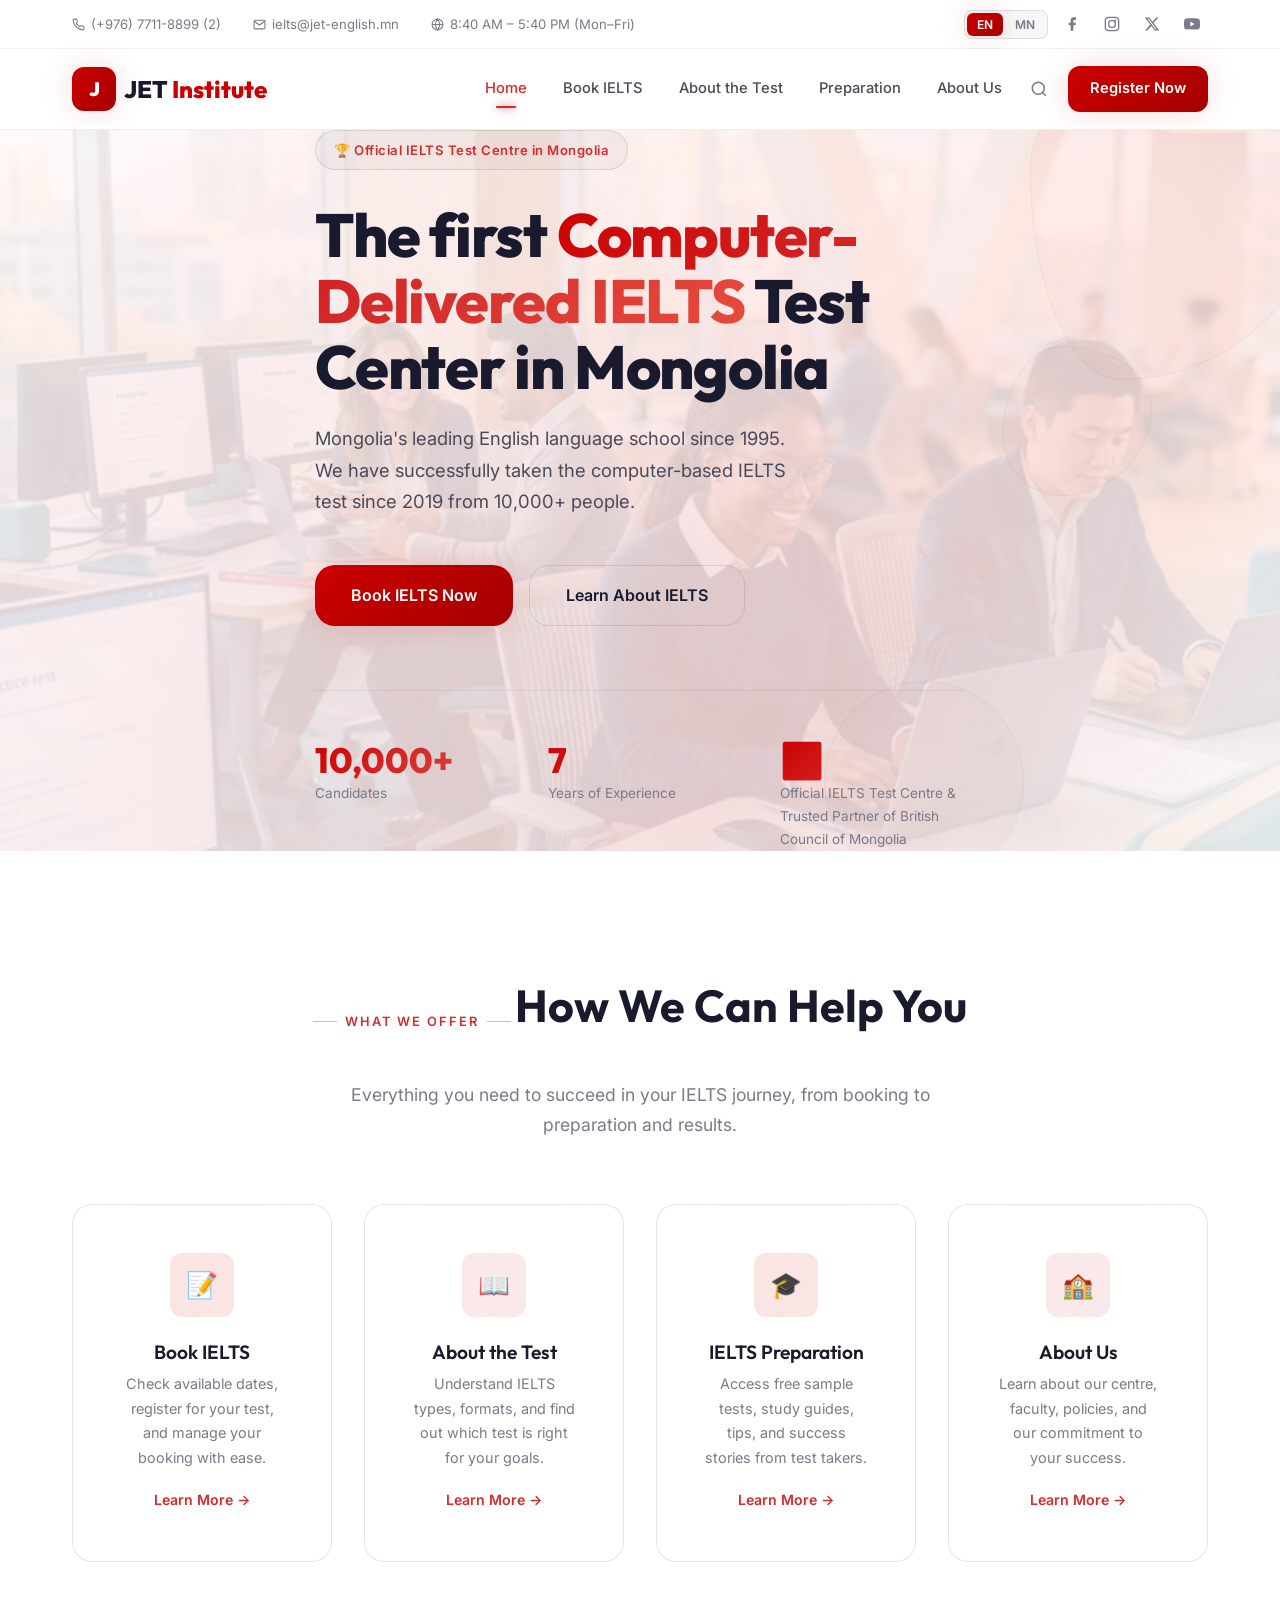
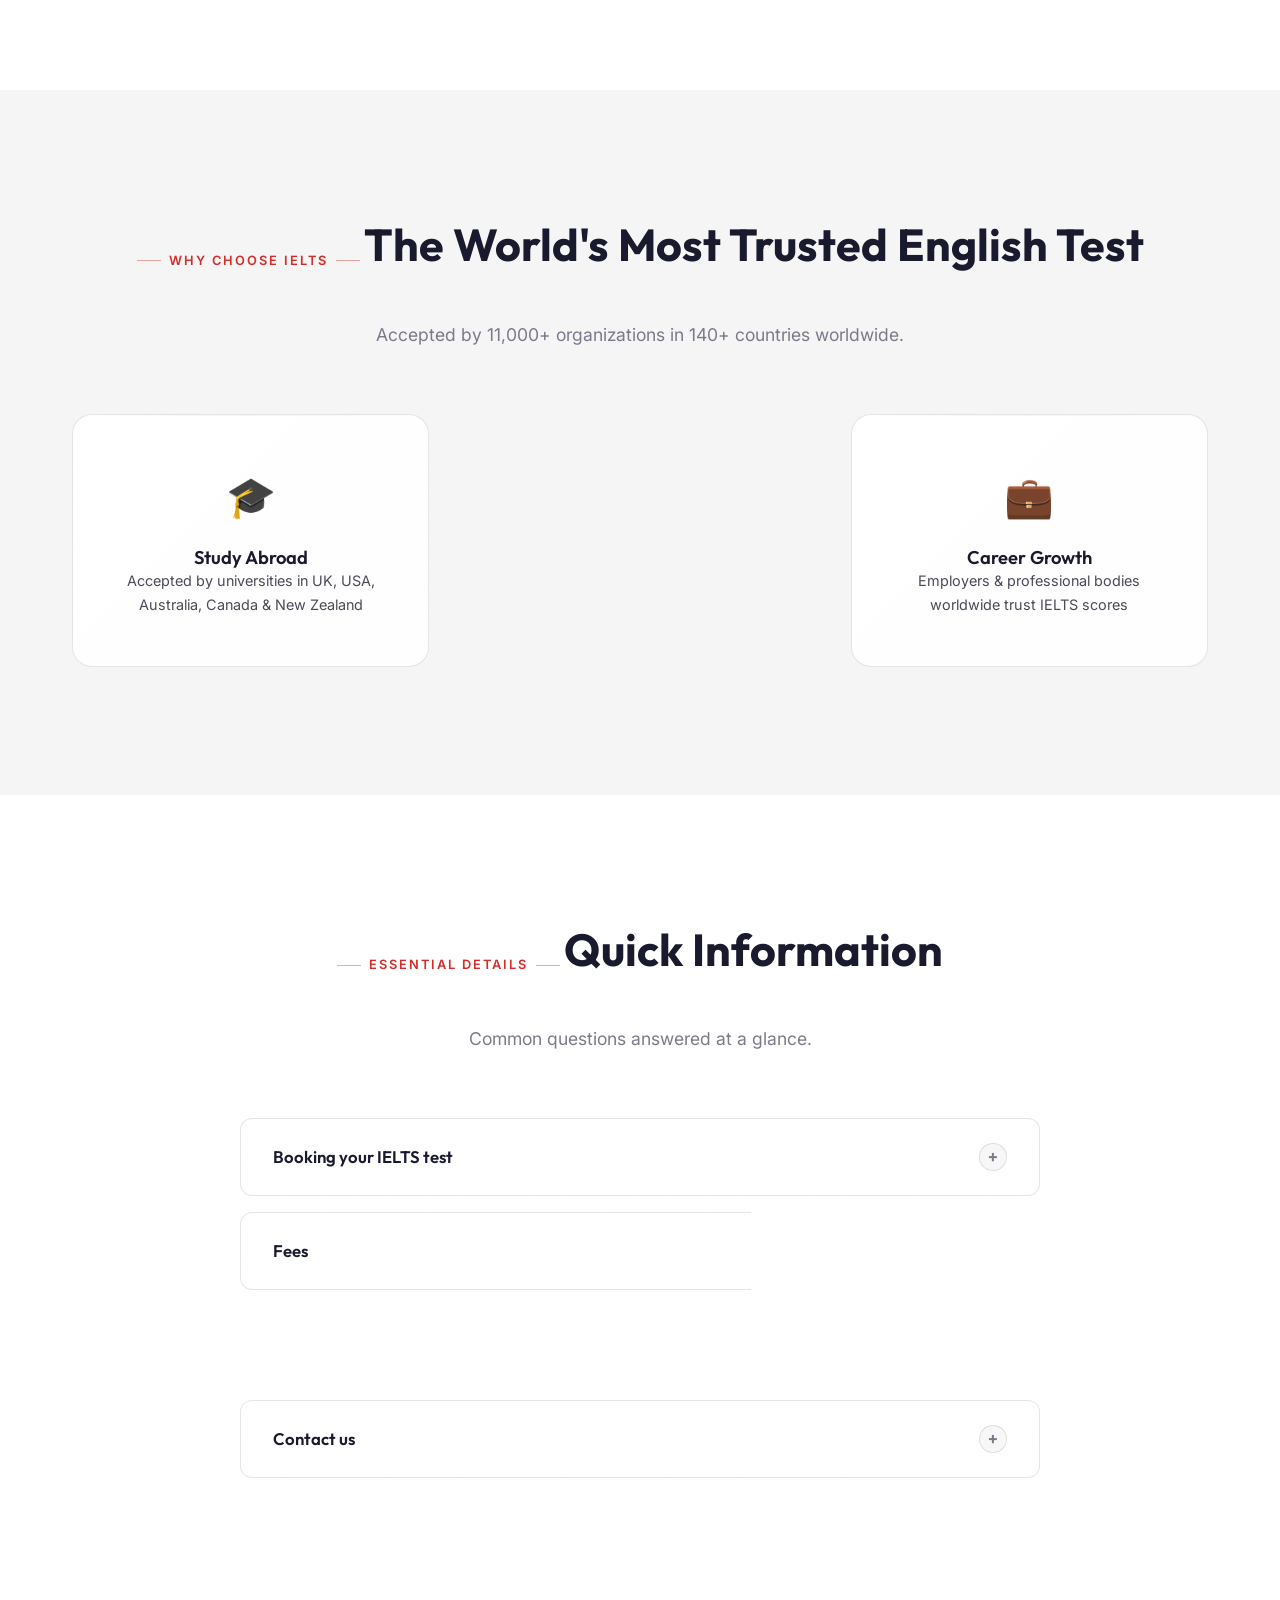
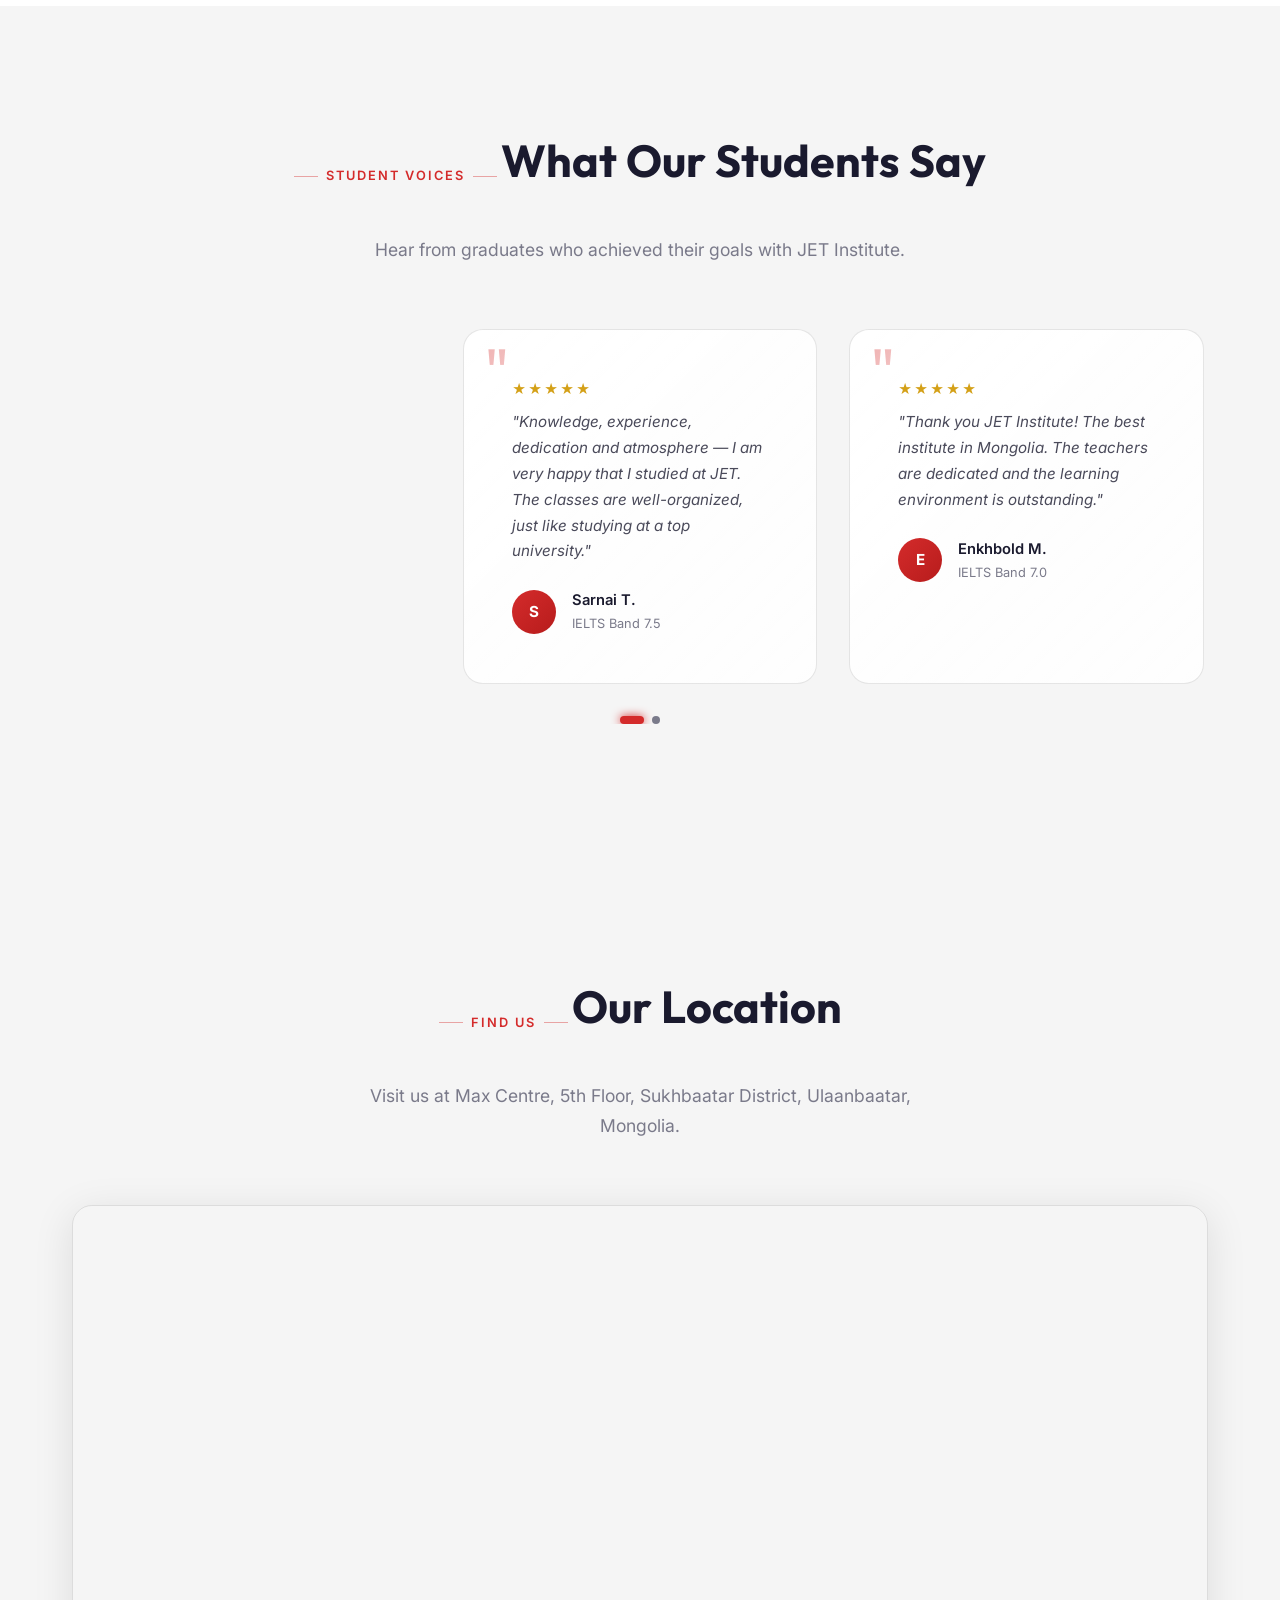
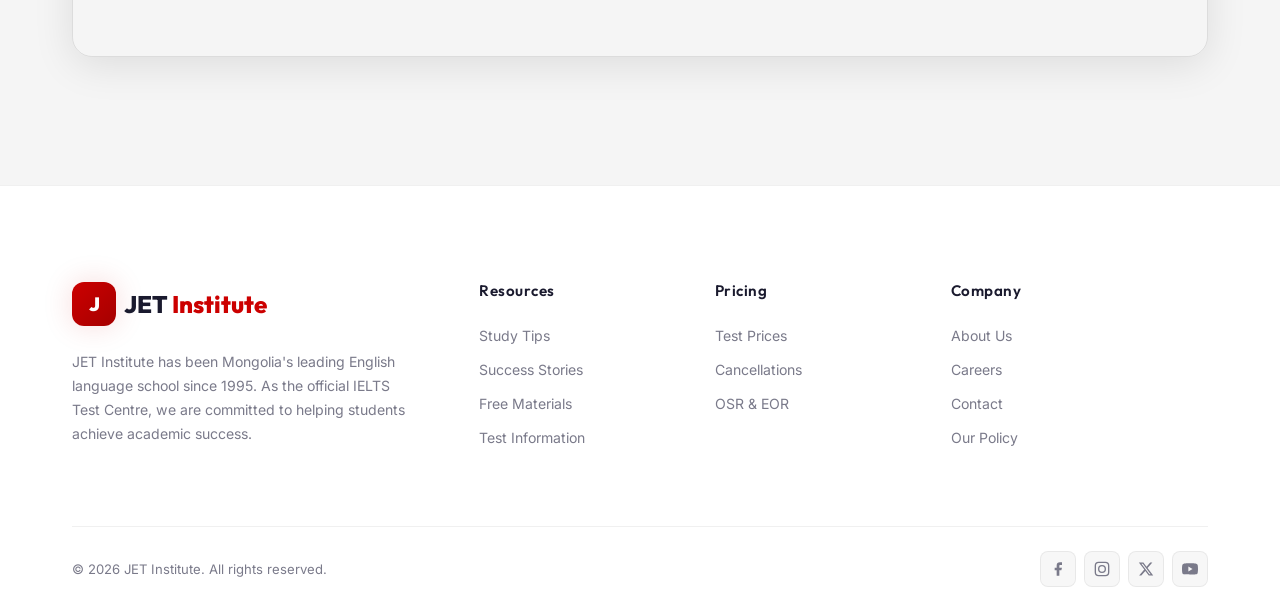
<file: index.html>
<!DOCTYPE html>
<html lang="en">
<head>
  <meta charset="UTF-8">
  <meta name="viewport" content="width=device-width, initial-scale=1.0">
  <meta name="description" content="JET Institute - The Official IELTS Test Centre in Mongolia. Book your IELTS test, prepare with expert courses, and achieve academic success.">
  <title>JET Institute | The Official IELTS Test Centre in Mongolia</title>
  <link rel="stylesheet" href="css/style.css">
  <link rel="icon" type="image/png" href="images/favicon.png">
</head>
<body>

  <!-- Top Bar -->
  <div class="top-bar">
    <div class="container">
      <div class="top-bar-left">
        <a href="tel:+97677118899">
          <svg width="13" height="13" viewBox="0 0 24 24" fill="none" stroke="currentColor" stroke-width="2"><path d="M22 16.92v3a2 2 0 0 1-2.18 2 19.79 19.79 0 0 1-8.63-3.07 19.5 19.5 0 0 1-6-6 19.79 19.79 0 0 1-3.07-8.67A2 2 0 0 1 4.11 2h3a2 2 0 0 1 2 1.72c.127.96.361 1.903.7 2.81a2 2 0 0 1-.45 2.11L8.09 9.91a16 16 0 0 0 6 6l1.27-1.27a2 2 0 0 1 2.11-.45c.907.339 1.85.573 2.81.7A2 2 0 0 1 22 16.92z"/></svg>
          (+976) 7711-8899 (2)
        </a>
        <a href="mailto:ielts@jet-english.mn">
          <svg width="13" height="13" viewBox="0 0 24 24" fill="none" stroke="currentColor" stroke-width="2"><path d="M4 4h16c1.1 0 2 .9 2 2v12c0 1.1-.9 2-2 2H4c-1.1 0-2-.9-2-2V6c0-1.1.9-2 2-2z"/><polyline points="22,6 12,13 2,6"/></svg>
          ielts@jet-english.mn
        </a>
        <a href="#">
          <svg width="13" height="13" viewBox="0 0 24 24" fill="none" stroke="currentColor" stroke-width="2"><circle cx="12" cy="12" r="10"/><line x1="2" y1="12" x2="22" y2="12"/><path d="M12 2a15.3 15.3 0 0 1 4 10 15.3 15.3 0 0 1-4 10 15.3 15.3 0 0 1-4-10 15.3 15.3 0 0 1 4-10z"/></svg>
          <span data-i18n="top.hours">8:40 AM – 5:40 PM (Mon–Fri)</span>
        </a>
      </div>
      <div class="top-bar-right">
        <div class="lang-switch">
          <button class="lang-btn active">EN</button>
          <button class="lang-btn">MN</button>
        </div>
        <a href="https://facebook.com/jetinstitute" class="social-link" aria-label="Facebook" target="_blank">
          <svg width="16" height="16" viewBox="0 0 24 24" fill="currentColor"><path d="M18 2h-3a5 5 0 0 0-5 5v3H7v4h3v8h4v-8h3l1-4h-4V7a1 1 0 0 1 1-1h3z"/></svg>
        </a>
        <a href="https://instagram.com/jetinstitute" class="social-link" aria-label="Instagram" target="_blank">
          <svg width="16" height="16" viewBox="0 0 24 24" fill="none" stroke="currentColor" stroke-width="2"><rect x="2" y="2" width="20" height="20" rx="5" ry="5"/><circle cx="12" cy="12" r="5"/><circle cx="17" cy="6.5" r="1.5" fill="currentColor" stroke="none"/></svg>
        </a>
        <a href="#" class="social-link" aria-label="Twitter" target="_blank">
          <svg width="16" height="16" viewBox="0 0 24 24" fill="currentColor"><path d="M18.244 2.25h3.308l-7.227 8.26 8.502 11.24H16.17l-5.214-6.817L4.99 21.75H1.68l7.73-8.835L1.254 2.25H8.08l4.713 6.231zm-1.161 17.52h1.833L7.084 4.126H5.117z"/></svg>
        </a>
        <a href="#" class="social-link" aria-label="YouTube" target="_blank">
          <svg width="16" height="16" viewBox="0 0 24 24" fill="currentColor"><path d="M23.498 6.186a3.016 3.016 0 0 0-2.122-2.136C19.505 3.545 12 3.545 12 3.545s-7.505 0-9.377.505A3.017 3.017 0 0 0 .502 6.186C0 8.07 0 12 0 12s0 3.93.502 5.814a3.016 3.016 0 0 0 2.122 2.136c1.871.505 9.376.505 9.376.505s7.505 0 9.377-.505a3.015 3.015 0 0 0 2.122-2.136C24 15.93 24 12 24 12s0-3.93-.502-5.814zM9.545 15.568V8.432L15.818 12l-6.273 3.568z"/></svg>
        </a>
      </div>
    </div>
  </div>

  <!-- Header -->
  <header class="header" id="header">
    <div class="container">
      <a href="index.html" class="logo">
        <div class="logo-icon">J</div>
        <div>JET <span>Institute</span></div>
      </a>
      <nav class="nav" id="nav">
        <a href="index.html" class="nav-link active" data-i18n="nav.home">Home</a>
        <a href="book-ielts.html" class="nav-link" data-i18n="nav.book">Book IELTS</a>
        <a href="about-test.html" class="nav-link" data-i18n="nav.about_test">About the Test</a>
        <a href="preparation.html" class="nav-link" data-i18n="nav.preparation">Preparation</a>
        <a href="about.html" class="nav-link" data-i18n="nav.about">About Us</a>
        <button class="search-toggle" aria-label="Search">
          <svg width="18" height="18" viewBox="0 0 24 24" fill="none" stroke="currentColor" stroke-width="2"><circle cx="11" cy="11" r="8"/><line x1="21" y1="21" x2="16.65" y2="16.65"/></svg>
        </button>
        <a href="https://ieltsregistration.britishcouncil.org/orsnbc/?organisation=JET" class="nav-link cta" target="_blank" data-i18n="nav.register">Register Now</a>
      </nav>
      <button class="hamburger" id="hamburger" aria-label="Menu">
        <span></span><span></span><span></span>
      </button>
    </div>
  </header>
  <div class="nav-overlay" id="nav-overlay"></div>

  <!-- Search Overlay -->
  <div class="search-overlay" id="search-overlay">
    <div class="search-box">
      <svg width="20" height="20" viewBox="0 0 24 24" fill="none" stroke="currentColor" stroke-width="2" style="margin-left:12px;color:var(--text-muted);flex-shrink:0"><circle cx="11" cy="11" r="8"/><line x1="21" y1="21" x2="16.65" y2="16.65"/></svg>
      <input type="text" placeholder="Search for courses, test dates, tips..." id="search-input" data-i18n-placeholder="search.placeholder">
      <button class="search-close" aria-label="Close search">
        <svg width="20" height="20" viewBox="0 0 24 24" fill="none" stroke="currentColor" stroke-width="2"><line x1="18" y1="6" x2="6" y2="18"/><line x1="6" y1="6" x2="18" y2="18"/></svg>
      </button>
    </div>
  </div>

  <!-- Hero Section -->
  <section class="hero">
    <div class="hero-bg" style="background-image: url('images/hero-main.png');"></div>
    <div class="hero-shapes">
      <div class="hero-shape"></div>
      <div class="hero-shape"></div>
      <div class="hero-shape"></div>
    </div>
    <div class="container">
      <div class="hero-content" data-animate="fade-in-up">
        <div class="hero-badge" data-i18n="home.badge">🏆 Official IELTS Test Centre in Mongolia</div>
        <h1 data-i18n="home.title">The first <span class="highlight">Computer-Delivered IELTS</span> Test Center in Mongolia</h1>
        <p data-i18n="home.subtitle">Mongolia's leading English language school since 1995. We have successfully taken the computer-based IELTS test since 2019 from 10,000+ people.</p>
        <div class="hero-actions">
          <a href="https://ieltsregistration.britishcouncil.org/orsnbc/?organisation=JET" class="btn btn-primary btn-lg" target="_blank" data-i18n="home.book_now">Book IELTS Now</a>
          <a href="about-test.html" class="btn btn-outline btn-lg" data-i18n="home.learn_about">Learn About IELTS</a>
        </div>
        <div class="hero-stats">
          <div class="hero-stat-item">
            <h3 data-count="10000">0</h3>
            <p data-i18n="home.candidates">Candidates</p>
          </div>
          <div class="hero-stat-item">
            <h3 data-count="7">0</h3>
            <p data-i18n="home.years_exp">Years of Experience</p>
          </div>
          <div class="hero-stat-item">
            <h3>✅</h3>
            <p>Official IELTS Test Centre & Trusted Partner of British Council of Mongolia</p>
          </div>
        </div>
      </div>
    </div>
  </section>

  <!-- Features Section -->
  <section class="section">
    <div class="container">
      <div class="section-header" data-animate="fade-in-up">
        <div class="section-label" data-i18n="home.offer_label">What We Offer</div>
        <h2 data-i18n="home.offer_title">How We Can Help You</h2>
        <p data-i18n="home.offer_desc">Everything you need to succeed in your IELTS journey, from booking to preparation and results.</p>
      </div>
      <div class="grid-4">
        <div class="feature-card" data-animate="fade-in-up" data-delay="0.1">
          <div class="feature-icon coral">📝</div>
          <h3 data-i18n="home.feat_book">Book IELTS</h3>
          <p data-i18n="home.feat_book_desc">Check available dates, register for your test, and manage your booking with ease.</p>
          <a href="book-ielts.html" class="card-link" data-i18n="home.learn_more">Learn More →</a>
        </div>
        <div class="feature-card" data-animate="fade-in-up" data-delay="0.2">
          <div class="feature-icon teal">📖</div>
          <h3 data-i18n="home.feat_about">About the Test</h3>
          <p data-i18n="home.feat_about_desc">Understand IELTS types, formats, and find out which test is right for your goals.</p>
          <a href="about-test.html" class="card-link" data-i18n="home.learn_more">Learn More →</a>
        </div>
        <div class="feature-card" data-animate="fade-in-up" data-delay="0.3">
          <div class="feature-icon purple">🎓</div>
          <h3 data-i18n="home.feat_prep">IELTS Preparation</h3>
          <p data-i18n="home.feat_prep_desc">Access free sample tests, study guides, tips, and success stories from test takers.</p>
          <a href="preparation.html" class="card-link" data-i18n="home.learn_more">Learn More →</a>
        </div>
        <div class="feature-card" data-animate="fade-in-up" data-delay="0.4">
          <div class="feature-icon navy">🏫</div>
          <h3 data-i18n="home.feat_us">About Us</h3>
          <p data-i18n="home.feat_us_desc">Learn about our centre, faculty, policies, and our commitment to your success.</p>
          <a href="about.html" class="card-link" data-i18n="home.learn_more">Learn More →</a>
        </div>
      </div>
    </div>
  </section>

  <!-- Why IELTS Section -->
  <section class="section section-dark">
    <div class="container">
      <div class="section-header" data-animate="fade-in-up">
        <div class="section-label" data-i18n="home.why_label">Why Choose IELTS</div>
        <h2 data-i18n="home.why_title">The World's Most Trusted English Test</h2>
        <p data-i18n="home.why_desc">Accepted by 11,000+ organizations in 140+ countries worldwide.</p>
      </div>
      <div class="grid-3" data-animate="fade-in-up">
        <div class="glass-card" style="text-align:center">
          <div style="font-size:2.5rem;margin-bottom:var(--space-md)">🎓</div>
          <h4>Study Abroad</h4>
          <p style="font-size:0.9rem;margin-bottom:0">Accepted by universities in UK, USA, Australia, Canada & New Zealand</p>
        </div>
        <div class="glass-card" style="text-align:center">
          <div style="font-size:2.5rem;margin-bottom:var(--space-md)">🌍</div>
          <h4>Global Migration</h4>
          <p style="font-size:0.9rem;margin-bottom:0">Required for immigration to Australia, Canada, NZ & the UK</p>
        </div>
        <div class="glass-card" style="text-align:center">
          <div style="font-size:2.5rem;margin-bottom:var(--space-md)">💼</div>
          <h4>Career Growth</h4>
          <p style="font-size:0.9rem;margin-bottom:0">Employers & professional bodies worldwide trust IELTS scores</p>
        </div>
      </div>
    </div>
  </section>

  <!-- Quick Info Accordion Section -->
  <section class="section">
    <div class="container">
      <div class="section-header" data-animate="fade-in-up">
        <div class="section-label" data-i18n="home.info_label">Essential Details</div>
        <h2 data-i18n="home.info_title">Quick Information</h2>
        <p data-i18n="home.info_desc">Common questions answered at a glance.</p>
      </div>

      <div style="max-width: 800px; margin: 0 auto;">
        <div class="accordion">
          <div class="accordion-item">
            <button class="accordion-header">
              Booking your IELTS test
              <span class="accordion-icon">+</span>
            </button>
            <div class="accordion-content">
              <div class="accordion-body">
                <p>After you have registered at <a href="https://ieltsregistration.britishcouncil.org/orsnbc/?organisation=JET" target="_blank" style="color: var(--accent-teal);">ieltsregistration.britishcouncil.org</a>, you must transfer your IELTS test fee of <strong style="color: var(--accent-coral);">899,000 MNT</strong> to the following bank account:</p>
                <ul>
                  <li><strong>Account Name:</strong> Jettrack / ЖЭТТРАКК ХХК</li>
                  <li><strong>Account No:</strong> 499 232 558 (MNT) — TDB (Trade and Development Bank)</li>
                  <li><strong>Account No:</strong> 503 127 2734 (MNT) — Khaan Bank</li>
                </ul>
                <p>After transferring the fee, please provide evidence of payment, your reference number, and test taker's name to <strong>ielts.jetschool@gmail.com</strong> within 24 hours.</p>
              </div>
            </div>
          </div>

          <div class="accordion-item">
            <button class="accordion-header">
              Fees
              <span class="accordion-icon">+</span>
            </button>
            <div class="accordion-content">
              <div class="accordion-body">
                <ul>
                  <li><strong>Computer Delivered IELTS Test Fee:</strong> 899,000 MNT</li>
                  <li><strong>Re-marking Fee:</strong> 420,000 MNT</li>
                  <li><strong>Cancellation Fee:</strong> 230,000 MNT</li>
                  <li><strong>Test Date Transfer Fee:</strong> 230,000 MNT</li>
                  <li><strong>Extra TRF Fee:</strong> 40,000 MNT</li>
                </ul>
              </div>
            </div>
          </div>

          <div class="accordion-item">
            <button class="accordion-header">
              Test day information
              <span class="accordion-icon">+</span>
            </button>
            <div class="accordion-content">
              <div class="accordion-body">
                <ul>
                  <li><strong>Listening:</strong> 30 minutes</li>
                  <li><strong>Reading:</strong> 1 hour</li>
                  <li><strong>Writing:</strong> 1 hour</li>
                  <li><strong>Speaking:</strong> 15 minutes</li>
                </ul>
                <p>Please arrive at the test centre at least 30 minutes before the test start time.</p>
              </div>
            </div>
          </div>

          <div class="accordion-item">
            <button class="accordion-header">
              Contact us
              <span class="accordion-icon">+</span>
            </button>
            <div class="accordion-content">
              <div class="accordion-body">
                <ul>
                  <li><strong>Phone:</strong> (+976) 7711-8899 (2)</li>
                  <li><strong>Email:</strong> ielts@jet-english.mn</li>
                  <li><strong>Hours:</strong> 8:40 AM – 5:40 PM (Monday – Friday)</li>
                  <li><strong>Address:</strong> Max Centre 5th Floor, Sukhbaatar District, 8th Khoroo, Ulaanbaatar-211238, Mongolia</li>
                </ul>
              </div>
            </div>
          </div>
        </div>
      </div>
    </div>
  </section>

  <!-- Testimonials Section -->
  <section class="section section-dark">
    <div class="container">
      <div class="section-header" data-animate="fade-in-up">
        <div class="section-label" data-i18n="home.testi_label">Student Voices</div>
        <h2 data-i18n="home.testi_title">What Our Students Say</h2>
        <p data-i18n="home.testi_desc">Hear from graduates who achieved their goals with JET Institute.</p>
      </div>
      <div class="testimonials-wrapper" data-animate="fade-in-up">
        <div class="testimonials-track" id="testimonials-track">
          <div class="testimonial-slide">
            <div class="testimonial-card">
              <div class="stars">★★★★★</div>
              <p class="testimonial-text">"I studied in JET for 2 months and scored band 8 on the IELTS! I'm incredibly happy. This is truly an excellent training centre for anyone serious about their preparation."</p>
              <div class="testimonial-author">
                <div class="testimonial-avatar">B</div>
                <div>
                  <div class="testimonial-name">Bataa D.</div>
                  <div class="testimonial-role">IELTS Band 8.0</div>
                </div>
              </div>
            </div>
            <div class="testimonial-card">
              <div class="stars">★★★★★</div>
              <p class="testimonial-text">"Knowledge, experience, dedication and atmosphere — I am very happy that I studied at JET. The classes are well-organized, just like studying at a top university."</p>
              <div class="testimonial-author">
                <div class="testimonial-avatar">S</div>
                <div>
                  <div class="testimonial-name">Sarnai T.</div>
                  <div class="testimonial-role">IELTS Band 7.5</div>
                </div>
              </div>
            </div>
            <div class="testimonial-card">
              <div class="stars">★★★★★</div>
              <p class="testimonial-text">"Thank you JET Institute! The best institute in Mongolia. The teachers are dedicated and the learning environment is outstanding."</p>
              <div class="testimonial-author">
                <div class="testimonial-avatar">E</div>
                <div>
                  <div class="testimonial-name">Enkhbold M.</div>
                  <div class="testimonial-role">IELTS Band 7.0</div>
                </div>
              </div>
            </div>
          </div>
          <div class="testimonial-slide">
            <div class="testimonial-card">
              <div class="stars">★★★★★</div>
              <p class="testimonial-text">"JET Institute provided everything I needed to achieve my target score. The practice tests and feedback from teachers were incredibly helpful."</p>
              <div class="testimonial-author">
                <div class="testimonial-avatar">O</div>
                <div>
                  <div class="testimonial-name">Oyunaa B.</div>
                  <div class="testimonial-role">IELTS Band 7.5</div>
                </div>
              </div>
            </div>
            <div class="testimonial-card">
              <div class="stars">★★★★★</div>
              <p class="testimonial-text">"The computer-delivered IELTS experience at JET was seamless. The staff were professional and the facilities are world-class."</p>
              <div class="testimonial-author">
                <div class="testimonial-avatar">D</div>
                <div>
                  <div class="testimonial-name">Dorj S.</div>
                  <div class="testimonial-role">IELTS Band 8.5</div>
                </div>
              </div>
            </div>
            <div class="testimonial-card">
              <div class="stars">★★★★★</div>
              <p class="testimonial-text">"I recommend JET to everyone. The intensive course pushed me beyond my limits. Grateful for every lesson and every teacher."</p>
              <div class="testimonial-author">
                <div class="testimonial-avatar">T</div>
                <div>
                  <div class="testimonial-name">Tuya G.</div>
                  <div class="testimonial-role">IELTS Band 6.5</div>
                </div>
              </div>
            </div>
          </div>
        </div>
        <div class="testimonial-dots" id="testimonial-dots">
          <button class="testimonial-dot active" data-index="0"></button>
          <button class="testimonial-dot" data-index="1"></button>
        </div>
      </div>
    </div>
  </section>

  <!-- Google Maps Section -->
  <section class="section map-section">
    <div class="container">
      <div class="section-header" data-animate="fade-in-up">
        <div class="section-label" data-i18n="home.map_label">Find Us</div>
        <h2 data-i18n="home.map_title">Our Location</h2>
        <p data-i18n="home.map_desc">Visit us at Max Centre, 5th Floor, Sukhbaatar District, Ulaanbaatar, Mongolia.</p>
      </div>
      <div class="map-wrapper" data-animate="fade-in-up">
        <iframe
          src="https://www.google.com/maps/embed?pb=!1m18!1m12!1m3!1d674.133!2d106.9251111!3d47.918436!2m3!1f0!2f0!3f0!3m2!1i1024!2i768!4f13.1!3m3!1m2!1s0x5d9693001af90d91%3A0xc7d1c8880bf1b4db!2sJET%20Test%20Center!5e0!3m2!1sen!2smn!4v1711800000000!5m2!1sen!2smn"
          width="100%"
          height="450"
          style="border:0; border-radius: 16px;"
          allowfullscreen=""
          loading="lazy"
          referrerpolicy="no-referrer-when-downgrade">
        </iframe>
      </div>
    </div>
  </section>

  <!-- Footer -->
  <footer class="footer">
    <div class="container">
      <div class="footer-grid">
        <div class="footer-brand">
          <a href="index.html" class="logo">
            <div class="logo-icon">J</div>
            <div>JET <span>Institute</span></div>
          </a>
          <p data-i18n="footer.desc">JET Institute has been Mongolia's leading English language school since 1995. As the official IELTS Test Centre, we are committed to helping students achieve academic success.</p>
        </div>
        <div>
          <h4 data-i18n="footer.resources">Resources</h4>
          <div class="footer-links">
            <a href="preparation.html#tips" data-i18n="footer.study_tips">Study Tips</a>
            <a href="preparation.html#stories" data-i18n="footer.success_stories">Success Stories</a>
            <a href="preparation.html#courses" data-i18n="footer.free_materials">Free Materials</a>
            <a href="about-test.html" data-i18n="footer.test_info">Test Information</a>
          </div>
        </div>
        <div>
          <h4>Pricing</h4>
          <div class="footer-links">
            <a href="book-ielts.html#fees">Test Prices</a>
            <a href="book-ielts.html#fees">Cancellations</a>
            <a href="about-test.html#osr">OSR & EOR</a>
          </div>
        </div>
        <div>
          <h4 data-i18n="footer.company">Company</h4>
          <div class="footer-links">
            <a href="about.html" data-i18n="footer.about_us">About Us</a>
            <a href="about.html#careers" data-i18n="footer.careers">Careers</a>
            <a href="about.html#contact" data-i18n="footer.contact">Contact</a>
            <a href="about.html#policy" data-i18n="footer.policy">Our Policy</a>
          </div>
        </div>
      </div>
      <div class="footer-bottom">
        <span data-i18n="footer.copyright">© 2026 JET Institute. All rights reserved.</span>
        <div class="footer-social">
          <a href="https://facebook.com/jetinstitute" aria-label="Facebook" target="_blank">
            <svg width="16" height="16" viewBox="0 0 24 24" fill="currentColor"><path d="M18 2h-3a5 5 0 0 0-5 5v3H7v4h3v8h4v-8h3l1-4h-4V7a1 1 0 0 1 1-1h3z"/></svg>
          </a>
          <a href="https://instagram.com/jetinstitute" aria-label="Instagram" target="_blank">
            <svg width="16" height="16" viewBox="0 0 24 24" fill="none" stroke="currentColor" stroke-width="2"><rect x="2" y="2" width="20" height="20" rx="5" ry="5"/><circle cx="12" cy="12" r="5"/></svg>
          </a>
          <a href="#" aria-label="Twitter" target="_blank">
            <svg width="16" height="16" viewBox="0 0 24 24" fill="currentColor"><path d="M18.244 2.25h3.308l-7.227 8.26 8.502 11.24H16.17l-5.214-6.817L4.99 21.75H1.68l7.73-8.835L1.254 2.25H8.08l4.713 6.231zm-1.161 17.52h1.833L7.084 4.126H5.117z"/></svg>
          </a>
          <a href="#" aria-label="YouTube" target="_blank">
            <svg width="16" height="16" viewBox="0 0 24 24" fill="currentColor"><path d="M23.498 6.186a3.016 3.016 0 0 0-2.122-2.136C19.505 3.545 12 3.545 12 3.545s-7.505 0-9.377.505A3.017 3.017 0 0 0 .502 6.186C0 8.07 0 12 0 12s0 3.93.502 5.814a3.016 3.016 0 0 0 2.122 2.136c1.871.505 9.376.505 9.376.505s7.505 0 9.377-.505a3.015 3.015 0 0 0 2.122-2.136C24 15.93 24 12 24 12s0-3.93-.502-5.814zM9.545 15.568V8.432L15.818 12l-6.273 3.568z"/></svg>
          </a>
        </div>
      </div>
    </div>
  </footer>

  <!-- Scroll to Top -->
  <button class="scroll-top" aria-label="Scroll to top">↑</button>


  <script src="js/translations.js"></script>
  <script src="js/script.js"></script>
    <!-- Chatbase Chatbot -->
    <script>
    (function(){if(!window.chatbase||window.chatbase("getState")!=="initialized"){window.chatbase=(...arguments)=>{if(!window.chatbase.q){window.chatbase.q=[]}window.chatbase.q.push(arguments)};window.chatbase=new Proxy(window.chatbase,{get(target,prop){if(prop==="q"){return target.q}return(...args)=>target(prop,...args)}})}const onLoad=function(){const script=document.createElement("script");script.src="https://www.chatbase.co/embed.min.js";script.id="ytJWlCoYUFz3FrdeQ30_n";script.domain="www.chatbase.co";document.body.appendChild(script)};if(document.readyState==="complete"){onLoad()}else{window.addEventListener("load",onLoad)}})();
    </script>
</body>
</html>
</file>
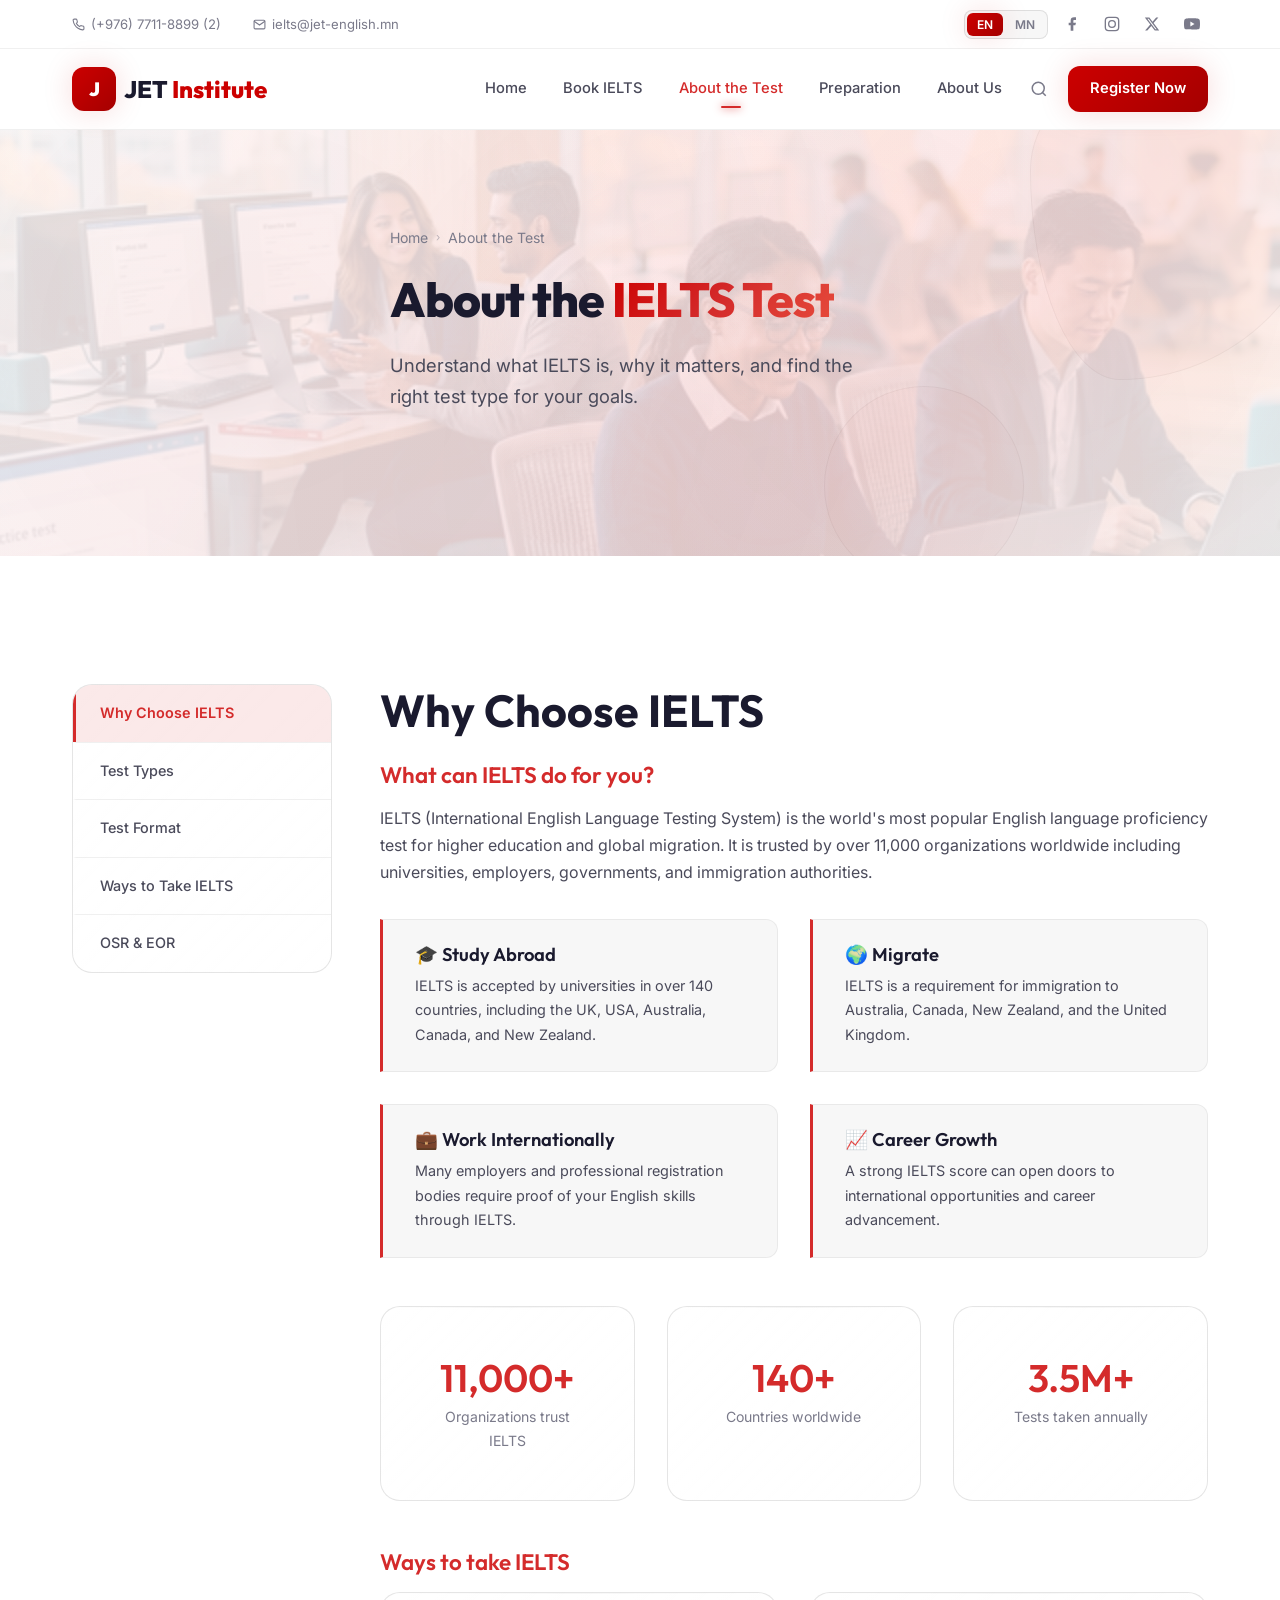
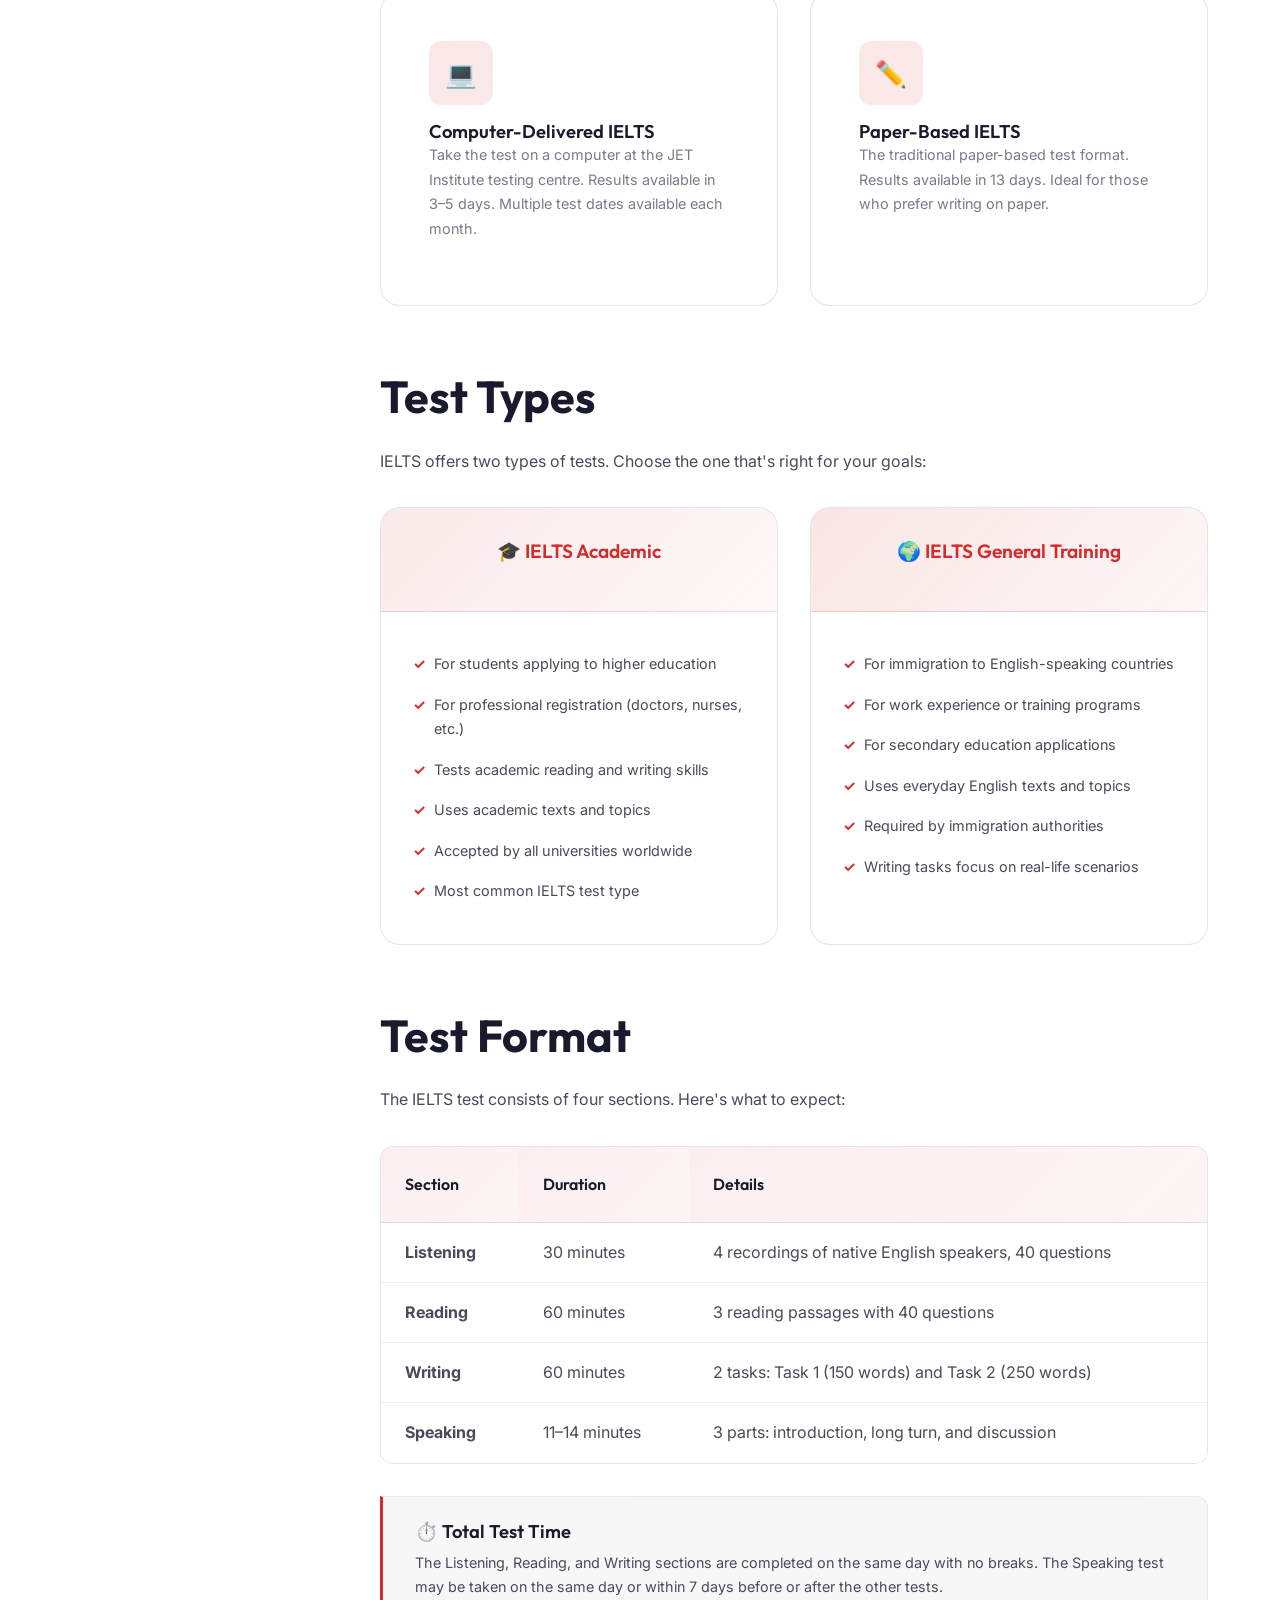
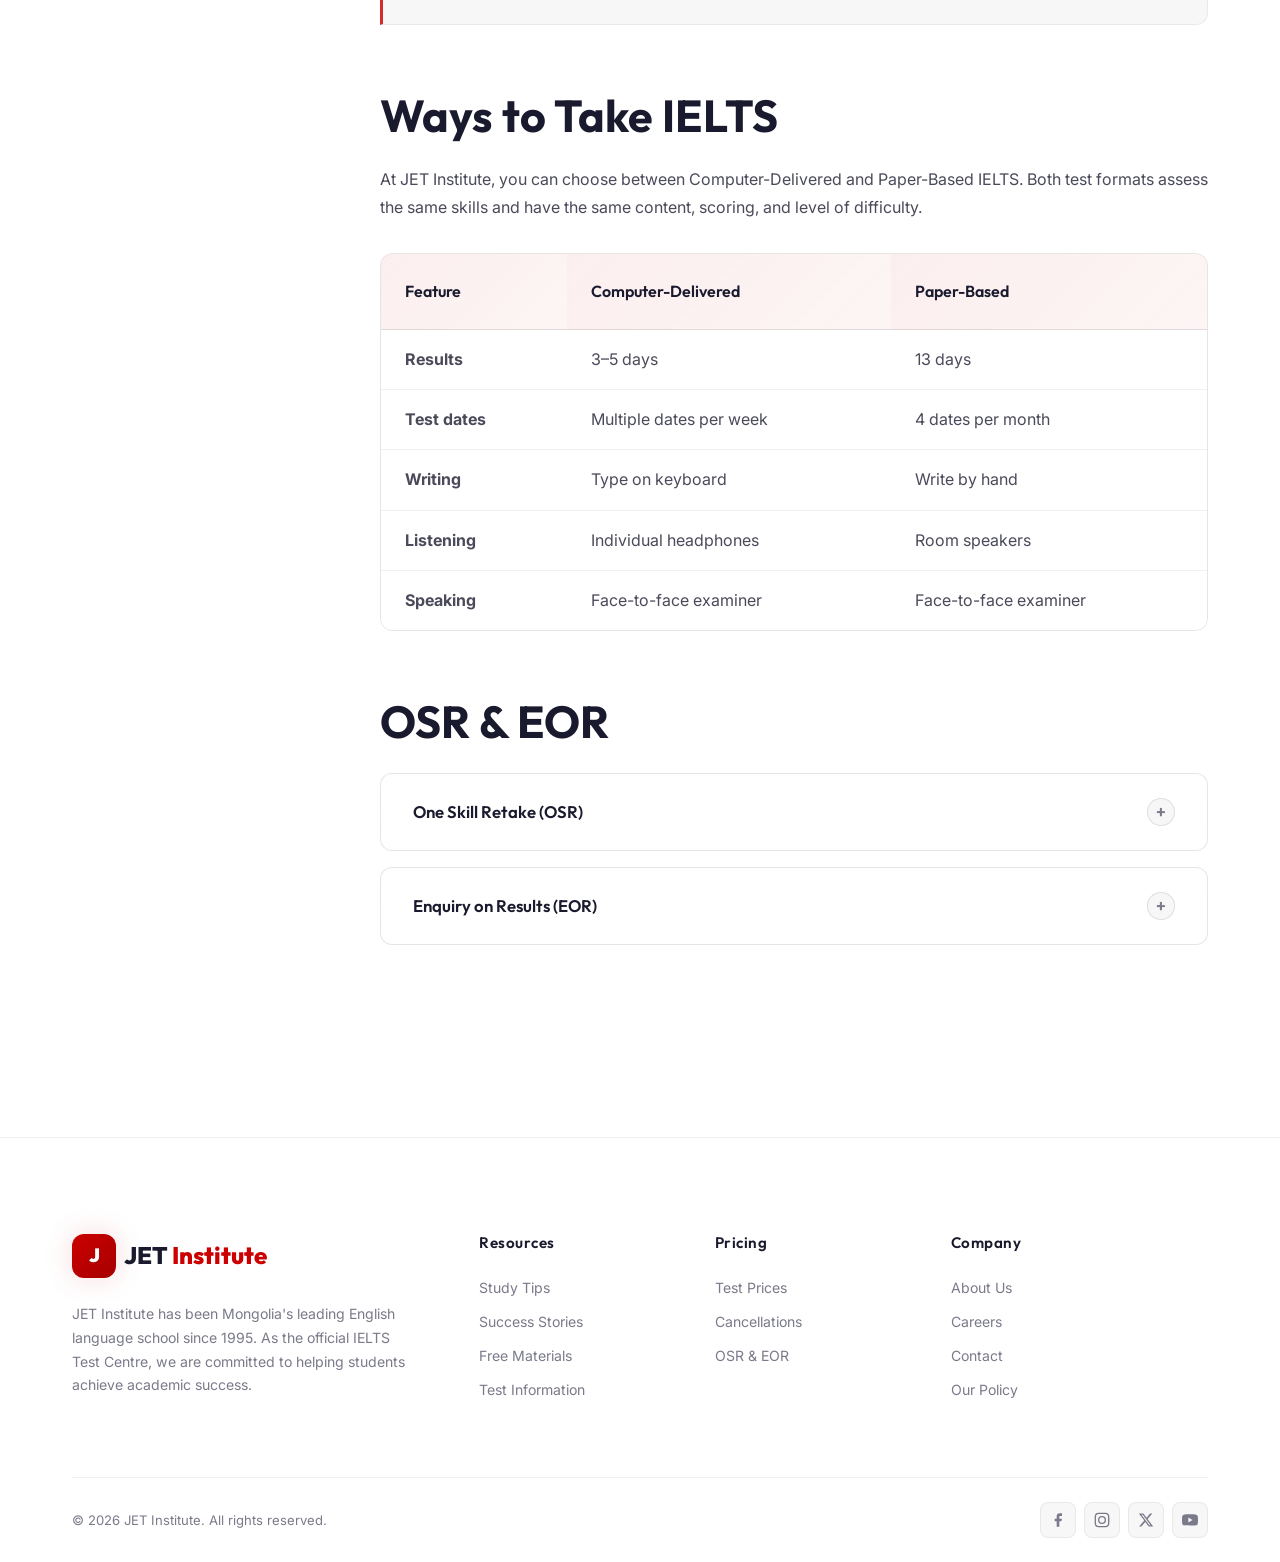
<file: about-test.html>
<!DOCTYPE html>
<html lang="en">
<head>
  <meta charset="UTF-8">
  <meta name="viewport" content="width=device-width, initial-scale=1.0">
  <meta name="description" content="Learn about IELTS - test types, formats, and why IELTS is the world's most popular English proficiency test. JET Institute Mongolia.">
  <title>About the Test | JET Institute</title>
  <link rel="stylesheet" href="css/style.css">
  <link rel="icon" type="image/png" href="images/favicon.png">
</head>
<body>

  <!-- Top Bar -->
  <div class="top-bar">
    <div class="container">
      <div class="top-bar-left">
        <a href="tel:+97677118899">
          <svg width="13" height="13" viewBox="0 0 24 24" fill="none" stroke="currentColor" stroke-width="2"><path d="M22 16.92v3a2 2 0 0 1-2.18 2 19.79 19.79 0 0 1-8.63-3.07 19.5 19.5 0 0 1-6-6 19.79 19.79 0 0 1-3.07-8.67A2 2 0 0 1 4.11 2h3a2 2 0 0 1 2 1.72c.127.96.361 1.903.7 2.81a2 2 0 0 1-.45 2.11L8.09 9.91a16 16 0 0 0 6 6l1.27-1.27a2 2 0 0 1 2.11-.45c.907.339 1.85.573 2.81.7A2 2 0 0 1 22 16.92z"/></svg>
          (+976) 7711-8899 (2)
        </a>
        <a href="mailto:ielts@jet-english.mn">
          <svg width="13" height="13" viewBox="0 0 24 24" fill="none" stroke="currentColor" stroke-width="2"><path d="M4 4h16c1.1 0 2 .9 2 2v12c0 1.1-.9 2-2 2H4c-1.1 0-2-.9-2-2V6c0-1.1.9-2 2-2z"/><polyline points="22,6 12,13 2,6"/></svg>
          ielts@jet-english.mn
        </a>
      </div>
      <div class="top-bar-right">
        <div class="lang-switch"><button class="lang-btn active">EN</button><button class="lang-btn">MN</button></div>
        <a href="https://facebook.com/jetinstitute" class="social-link" aria-label="Facebook" target="_blank"><svg width="16" height="16" viewBox="0 0 24 24" fill="currentColor"><path d="M18 2h-3a5 5 0 0 0-5 5v3H7v4h3v8h4v-8h3l1-4h-4V7a1 1 0 0 1 1-1h3z"/></svg></a>
        <a href="https://instagram.com/jetinstitute" class="social-link" aria-label="Instagram" target="_blank"><svg width="16" height="16" viewBox="0 0 24 24" fill="none" stroke="currentColor" stroke-width="2"><rect x="2" y="2" width="20" height="20" rx="5" ry="5"/><circle cx="12" cy="12" r="5"/></svg></a>
        <a href="#" class="social-link" aria-label="Twitter" target="_blank"><svg width="16" height="16" viewBox="0 0 24 24" fill="currentColor"><path d="M18.244 2.25h3.308l-7.227 8.26 8.502 11.24H16.17l-5.214-6.817L4.99 21.75H1.68l7.73-8.835L1.254 2.25H8.08l4.713 6.231zm-1.161 17.52h1.833L7.084 4.126H5.117z"/></svg></a>
        <a href="#" class="social-link" aria-label="YouTube" target="_blank"><svg width="16" height="16" viewBox="0 0 24 24" fill="currentColor"><path d="M23.498 6.186a3.016 3.016 0 0 0-2.122-2.136C19.505 3.545 12 3.545 12 3.545s-7.505 0-9.377.505A3.017 3.017 0 0 0 .502 6.186C0 8.07 0 12 0 12s0 3.93.502 5.814a3.016 3.016 0 0 0 2.122 2.136c1.871.505 9.376.505 9.376.505s7.505 0 9.377-.505a3.015 3.015 0 0 0 2.122-2.136C24 15.93 24 12 24 12s0-3.93-.502-5.814zM9.545 15.568V8.432L15.818 12l-6.273 3.568z"/></svg></a>
      </div>
    </div>
  </div>

  <!-- Header -->
  <header class="header" id="header">
    <div class="container">
      <a href="index.html" class="logo"><div class="logo-icon">J</div><div>JET <span>Institute</span></div></a>
      <nav class="nav" id="nav">
        <a href="index.html" class="nav-link" data-i18n="nav.home">Home</a>
        <a href="book-ielts.html" class="nav-link" data-i18n="nav.book">Book IELTS</a>
        <a href="about-test.html" class="nav-link active" data-i18n="nav.about_test">About the Test</a>
        <a href="preparation.html" class="nav-link" data-i18n="nav.preparation">Preparation</a>
        <a href="about.html" class="nav-link" data-i18n="nav.about">About Us</a>
        <button class="search-toggle" aria-label="Search"><svg width="18" height="18" viewBox="0 0 24 24" fill="none" stroke="currentColor" stroke-width="2"><circle cx="11" cy="11" r="8"/><line x1="21" y1="21" x2="16.65" y2="16.65"/></svg></button>
        <a href="https://ieltsregistration.britishcouncil.org/orsnbc/?organisation=JET" class="nav-link cta" target="_blank" data-i18n="nav.register">Register Now</a>
      </nav>
      <button class="hamburger" id="hamburger" aria-label="Menu"><span></span><span></span><span></span></button>
    </div>
  </header>
  <div class="nav-overlay" id="nav-overlay"></div>

  <!-- Search Overlay -->
  <div class="search-overlay" id="search-overlay">
    <div class="search-box">
      <svg width="20" height="20" viewBox="0 0 24 24" fill="none" stroke="currentColor" stroke-width="2" style="margin-left:12px;color:var(--text-muted);flex-shrink:0"><circle cx="11" cy="11" r="8"/><line x1="21" y1="21" x2="16.65" y2="16.65"/></svg>
      <input type="text" placeholder="Search for courses, test dates, tips...">
      <button class="search-close" aria-label="Close search"><svg width="20" height="20" viewBox="0 0 24 24" fill="none" stroke="currentColor" stroke-width="2"><line x1="18" y1="6" x2="6" y2="18"/><line x1="6" y1="6" x2="18" y2="18"/></svg></button>
    </div>
  </div>

  <!-- Hero -->
  <section class="hero hero-page">
    <div class="hero-bg" style="background-image: url('images/hero-main.png');"></div>
    <div class="hero-shapes"><div class="hero-shape"></div><div class="hero-shape"></div></div>
    <div class="container">
      <div class="hero-content" data-animate="fade-in-up">
        <div class="breadcrumb"><a href="index.html">Home</a><span class="separator">›</span><span>About the Test</span></div>
        <h1>About the <span class="highlight">IELTS Test</span></h1>
        <p>Understand what IELTS is, why it matters, and find the right test type for your goals.</p>
      </div>
    </div>
  </section>

  <!-- Content -->
  <section class="section">
    <div class="container">
      <div class="content-with-sidebar">

        <!-- Sidebar -->
        <aside class="sidebar">
          <nav class="sidebar-nav">
            <a href="#why" class="active">Why Choose IELTS</a>
            <a href="#types">Test Types</a>
            <a href="#format">Test Format</a>
            <a href="#ways">Ways to Take IELTS</a>
            <a href="#osr">OSR & EOR</a>
          </nav>
        </aside>

        <!-- Main Content -->
        <main>

          <!-- Why Choose IELTS -->
          <div class="content-block" id="why" data-animate="fade-in-up">
            <h2>Why Choose IELTS</h2>

            <h3>What can IELTS do for you?</h3>
            <p>IELTS (International English Language Testing System) is the world's most popular English language proficiency test for higher education and global migration. It is trusted by over 11,000 organizations worldwide including universities, employers, governments, and immigration authorities.</p>

            <div class="grid-2" style="margin-top: var(--space-xl);">
              <div class="info-box" style="margin-bottom: 0;">
                <h4>🎓 Study Abroad</h4>
                <p>IELTS is accepted by universities in over 140 countries, including the UK, USA, Australia, Canada, and New Zealand.</p>
              </div>
              <div class="info-box" style="margin-bottom: 0;">
                <h4>🌍 Migrate</h4>
                <p>IELTS is a requirement for immigration to Australia, Canada, New Zealand, and the United Kingdom.</p>
              </div>
              <div class="info-box" style="margin-bottom: 0;">
                <h4>💼 Work Internationally</h4>
                <p>Many employers and professional registration bodies require proof of your English skills through IELTS.</p>
              </div>
              <div class="info-box" style="margin-bottom: 0;">
                <h4>📈 Career Growth</h4>
                <p>A strong IELTS score can open doors to international opportunities and career advancement.</p>
              </div>
            </div>

            <!-- Global Recognition Stats -->
            <div class="grid-3" style="margin-top: var(--space-2xl);">
              <div class="glass-card" style="text-align:center">
                <h3 style="font-size:2.4rem;margin-bottom:var(--space-xs)">11,000+</h3>
                <p style="font-size:0.88rem;color:var(--text-muted);margin-bottom:0">Organizations trust IELTS</p>
              </div>
              <div class="glass-card" style="text-align:center">
                <h3 style="font-size:2.4rem;margin-bottom:var(--space-xs)">140+</h3>
                <p style="font-size:0.88rem;color:var(--text-muted);margin-bottom:0">Countries worldwide</p>
              </div>
              <div class="glass-card" style="text-align:center">
                <h3 style="font-size:2.4rem;margin-bottom:var(--space-xs)">3.5M+</h3>
                <p style="font-size:0.88rem;color:var(--text-muted);margin-bottom:0">Tests taken annually</p>
              </div>
            </div>

            <h3 style="margin-top: var(--space-2xl);">Ways to take IELTS</h3>
            <div class="grid-2" style="margin-top: var(--space-md);">
              <div class="feature-card" style="text-align: left;">
                <div class="feature-icon teal" style="margin: 0 0 var(--space-md) 0;">💻</div>
                <h4>Computer-Delivered IELTS</h4>
                <p>Take the test on a computer at the JET Institute testing centre. Results available in 3–5 days. Multiple test dates available each month.</p>
              </div>
              <div class="feature-card" style="text-align: left;">
                <div class="feature-icon navy" style="margin: 0 0 var(--space-md) 0;">✏️</div>
                <h4>Paper-Based IELTS</h4>
                <p>The traditional paper-based test format. Results available in 13 days. Ideal for those who prefer writing on paper.</p>
              </div>
            </div>
          </div>

          <!-- Test Types -->
          <div class="content-block" id="types" data-animate="fade-in-up">
            <h2>Test Types</h2>
            <p>IELTS offers two types of tests. Choose the one that's right for your goals:</p>

            <div class="grid-2" style="margin-top: var(--space-xl);">
              <div class="comparison-card">
                <div class="comparison-card-header academic">
                  <h3>🎓 IELTS Academic</h3>
                </div>
                <div class="comparison-card-body">
                  <ul>
                    <li>For students applying to higher education</li>
                    <li>For professional registration (doctors, nurses, etc.)</li>
                    <li>Tests academic reading and writing skills</li>
                    <li>Uses academic texts and topics</li>
                    <li>Accepted by all universities worldwide</li>
                    <li>Most common IELTS test type</li>
                  </ul>
                </div>
              </div>
              <div class="comparison-card">
                <div class="comparison-card-header general">
                  <h3>🌍 IELTS General Training</h3>
                </div>
                <div class="comparison-card-body">
                  <ul>
                    <li>For immigration to English-speaking countries</li>
                    <li>For work experience or training programs</li>
                    <li>For secondary education applications</li>
                    <li>Uses everyday English texts and topics</li>
                    <li>Required by immigration authorities</li>
                    <li>Writing tasks focus on real-life scenarios</li>
                  </ul>
                </div>
              </div>
            </div>
          </div>

          <!-- Test Format -->
          <div class="content-block" id="format" data-animate="fade-in-up">
            <h2>Test Format</h2>
            <p>The IELTS test consists of four sections. Here's what to expect:</p>

            <div class="price-table-wrapper" style="margin-top: var(--space-xl);">
            <table class="price-table">
              <thead>
                <tr>
                  <th>Section</th>
                  <th>Duration</th>
                  <th>Details</th>
                </tr>
              </thead>
              <tbody>
                <tr>
                  <td><strong>Listening</strong></td>
                  <td>30 minutes</td>
                  <td>4 recordings of native English speakers, 40 questions</td>
                </tr>
                <tr>
                  <td><strong>Reading</strong></td>
                  <td>60 minutes</td>
                  <td>3 reading passages with 40 questions</td>
                </tr>
                <tr>
                  <td><strong>Writing</strong></td>
                  <td>60 minutes</td>
                  <td>2 tasks: Task 1 (150 words) and Task 2 (250 words)</td>
                </tr>
                <tr>
                  <td><strong>Speaking</strong></td>
                  <td>11–14 minutes</td>
                  <td>3 parts: introduction, long turn, and discussion</td>
                </tr>
              </tbody>
            </table>
            </div>

            <div class="info-box" style="margin-top: var(--space-xl);">
              <h4>⏱️ Total Test Time</h4>
              <p>The Listening, Reading, and Writing sections are completed on the same day with no breaks. The Speaking test may be taken on the same day or within 7 days before or after the other tests.</p>
            </div>
          </div>

          <!-- Ways to Take -->
          <div class="content-block" id="ways" data-animate="fade-in-up">
            <h2>Ways to Take IELTS</h2>
            <p>At JET Institute, you can choose between Computer-Delivered and Paper-Based IELTS. Both test formats assess the same skills and have the same content, scoring, and level of difficulty.</p>

            <div class="price-table-wrapper" style="margin-top: var(--space-xl);">
            <table class="price-table">
              <thead>
                <tr>
                  <th>Feature</th>
                  <th>Computer-Delivered</th>
                  <th>Paper-Based</th>
                </tr>
              </thead>
              <tbody>
                <tr>
                  <td><strong>Results</strong></td>
                  <td>3–5 days</td>
                  <td>13 days</td>
                </tr>
                <tr>
                  <td><strong>Test dates</strong></td>
                  <td>Multiple dates per week</td>
                  <td>4 dates per month</td>
                </tr>
                <tr>
                  <td><strong>Writing</strong></td>
                  <td>Type on keyboard</td>
                  <td>Write by hand</td>
                </tr>
                <tr>
                  <td><strong>Listening</strong></td>
                  <td>Individual headphones</td>
                  <td>Room speakers</td>
                </tr>
                <tr>
                  <td><strong>Speaking</strong></td>
                  <td>Face-to-face examiner</td>
                  <td>Face-to-face examiner</td>
                </tr>
              </tbody>
            </table>
            </div>
          </div>

          <!-- OSR & EOR -->
          <div class="content-block" id="osr" data-animate="fade-in-up">
            <h2>OSR & EOR</h2>

            <div class="accordion">
              <div class="accordion-item">
                <button class="accordion-header">
                  One Skill Retake (OSR)
                  <span class="accordion-icon">+</span>
                </button>
                <div class="accordion-content">
                  <div class="accordion-body">
                    <p>The <strong>One Skill Retake</strong> allows you to retake just one section of the IELTS test (Listening, Reading, Writing, or Speaking) if you didn't get the score you needed. This saves you time and money compared to retaking the entire test.</p>
                    <ul>
                      <li>Available for computer-delivered IELTS only</li>
                      <li>Must be taken within 60 days of your original test</li>
                      <li>Your best score from each section is combined for a new overall band score</li>
                    </ul>
                  </div>
                </div>
              </div>
              <div class="accordion-item">
                <button class="accordion-header">
                  Enquiry on Results (EOR)
                  <span class="accordion-icon">+</span>
                </button>
                <div class="accordion-content">
                  <div class="accordion-body">
                    <p>If you believe your IELTS test was not scored accurately, you can request an <strong>Enquiry on Results (EOR)</strong>, which is a re-marking of your test.</p>
                    <ul>
                      <li>Can be requested for one or all test components</li>
                      <li>Must be requested within 6 weeks of your test date</li>
                      <li>Fee: <strong>420,000 MNT</strong> (refunded if your score changes)</li>
                      <li>Results usually available within 2–3 weeks</li>
                    </ul>
                  </div>
                </div>
              </div>
            </div>
          </div>

        </main>
      </div>
    </div>
  </section>

  <!-- Footer -->
  <footer class="footer">
    <div class="container">
      <div class="footer-grid">
        <div class="footer-brand">
          <a href="index.html" class="logo"><div class="logo-icon">J</div><div>JET <span>Institute</span></div></a>
          <p>JET Institute has been Mongolia's leading English language school since 1995. As the official IELTS Test Centre, we are committed to helping students achieve academic success.</p>
        </div>
        <div>
          <h4>Resources</h4>
          <div class="footer-links">
            <a href="preparation.html#tips">Study Tips</a>
            <a href="preparation.html#stories">Success Stories</a>
            <a href="preparation.html#courses">Free Materials</a>
            <a href="about-test.html">Test Information</a>
          </div>
        </div>
        <div>
          <h4>Pricing</h4>
          <div class="footer-links">
            <a href="book-ielts.html#fees">Test Prices</a>
            <a href="book-ielts.html#fees">Cancellations</a>
            <a href="about-test.html#osr">OSR & EOR</a>
          </div>
        </div>
        <div>
          <h4>Company</h4>
          <div class="footer-links">
            <a href="about.html">About Us</a>
            <a href="about.html#careers">Careers</a>
            <a href="about.html#contact">Contact</a>
            <a href="about.html#policy">Our Policy</a>
          </div>
        </div>
      </div>
      <div class="footer-bottom">
        <span>© 2026 JET Institute. All rights reserved.</span>
        <div class="footer-social">
          <a href="https://facebook.com/jetinstitute" aria-label="Facebook" target="_blank"><svg width="16" height="16" viewBox="0 0 24 24" fill="currentColor"><path d="M18 2h-3a5 5 0 0 0-5 5v3H7v4h3v8h4v-8h3l1-4h-4V7a1 1 0 0 1 1-1h3z"/></svg></a>
          <a href="https://instagram.com/jetinstitute" aria-label="Instagram" target="_blank"><svg width="16" height="16" viewBox="0 0 24 24" fill="none" stroke="currentColor" stroke-width="2"><rect x="2" y="2" width="20" height="20" rx="5" ry="5"/><circle cx="12" cy="12" r="5"/></svg></a>
          <a href="#" aria-label="Twitter" target="_blank"><svg width="16" height="16" viewBox="0 0 24 24" fill="currentColor"><path d="M18.244 2.25h3.308l-7.227 8.26 8.502 11.24H16.17l-5.214-6.817L4.99 21.75H1.68l7.73-8.835L1.254 2.25H8.08l4.713 6.231zm-1.161 17.52h1.833L7.084 4.126H5.117z"/></svg></a>
          <a href="#" aria-label="YouTube" target="_blank"><svg width="16" height="16" viewBox="0 0 24 24" fill="currentColor"><path d="M23.498 6.186a3.016 3.016 0 0 0-2.122-2.136C19.505 3.545 12 3.545 12 3.545s-7.505 0-9.377.505A3.017 3.017 0 0 0 .502 6.186C0 8.07 0 12 0 12s0 3.93.502 5.814a3.016 3.016 0 0 0 2.122 2.136c1.871.505 9.376.505 9.376.505s7.505 0 9.377-.505a3.015 3.015 0 0 0 2.122-2.136C24 15.93 24 12 24 12s0-3.93-.502-5.814zM9.545 15.568V8.432L15.818 12l-6.273 3.568z"/></svg></a>
        </div>
      </div>
    </div>
  </footer>

  <button class="scroll-top" aria-label="Scroll to top">↑</button>


  <script src="js/translations.js"></script>
  <script src="js/script.js"></script>
    <!-- Chatbase Chatbot -->
    <script>
    (function(){if(!window.chatbase||window.chatbase("getState")!=="initialized"){window.chatbase=(...arguments)=>{if(!window.chatbase.q){window.chatbase.q=[]}window.chatbase.q.push(arguments)};window.chatbase=new Proxy(window.chatbase,{get(target,prop){if(prop==="q"){return target.q}return(...args)=>target(prop,...args)}})}const onLoad=function(){const script=document.createElement("script");script.src="https://www.chatbase.co/embed.min.js";script.id="ytJWlCoYUFz3FrdeQ30_n";script.domain="www.chatbase.co";document.body.appendChild(script)};if(document.readyState==="complete"){onLoad()}else{window.addEventListener("load",onLoad)}})();
    </script>
</body>
</html>
</file>
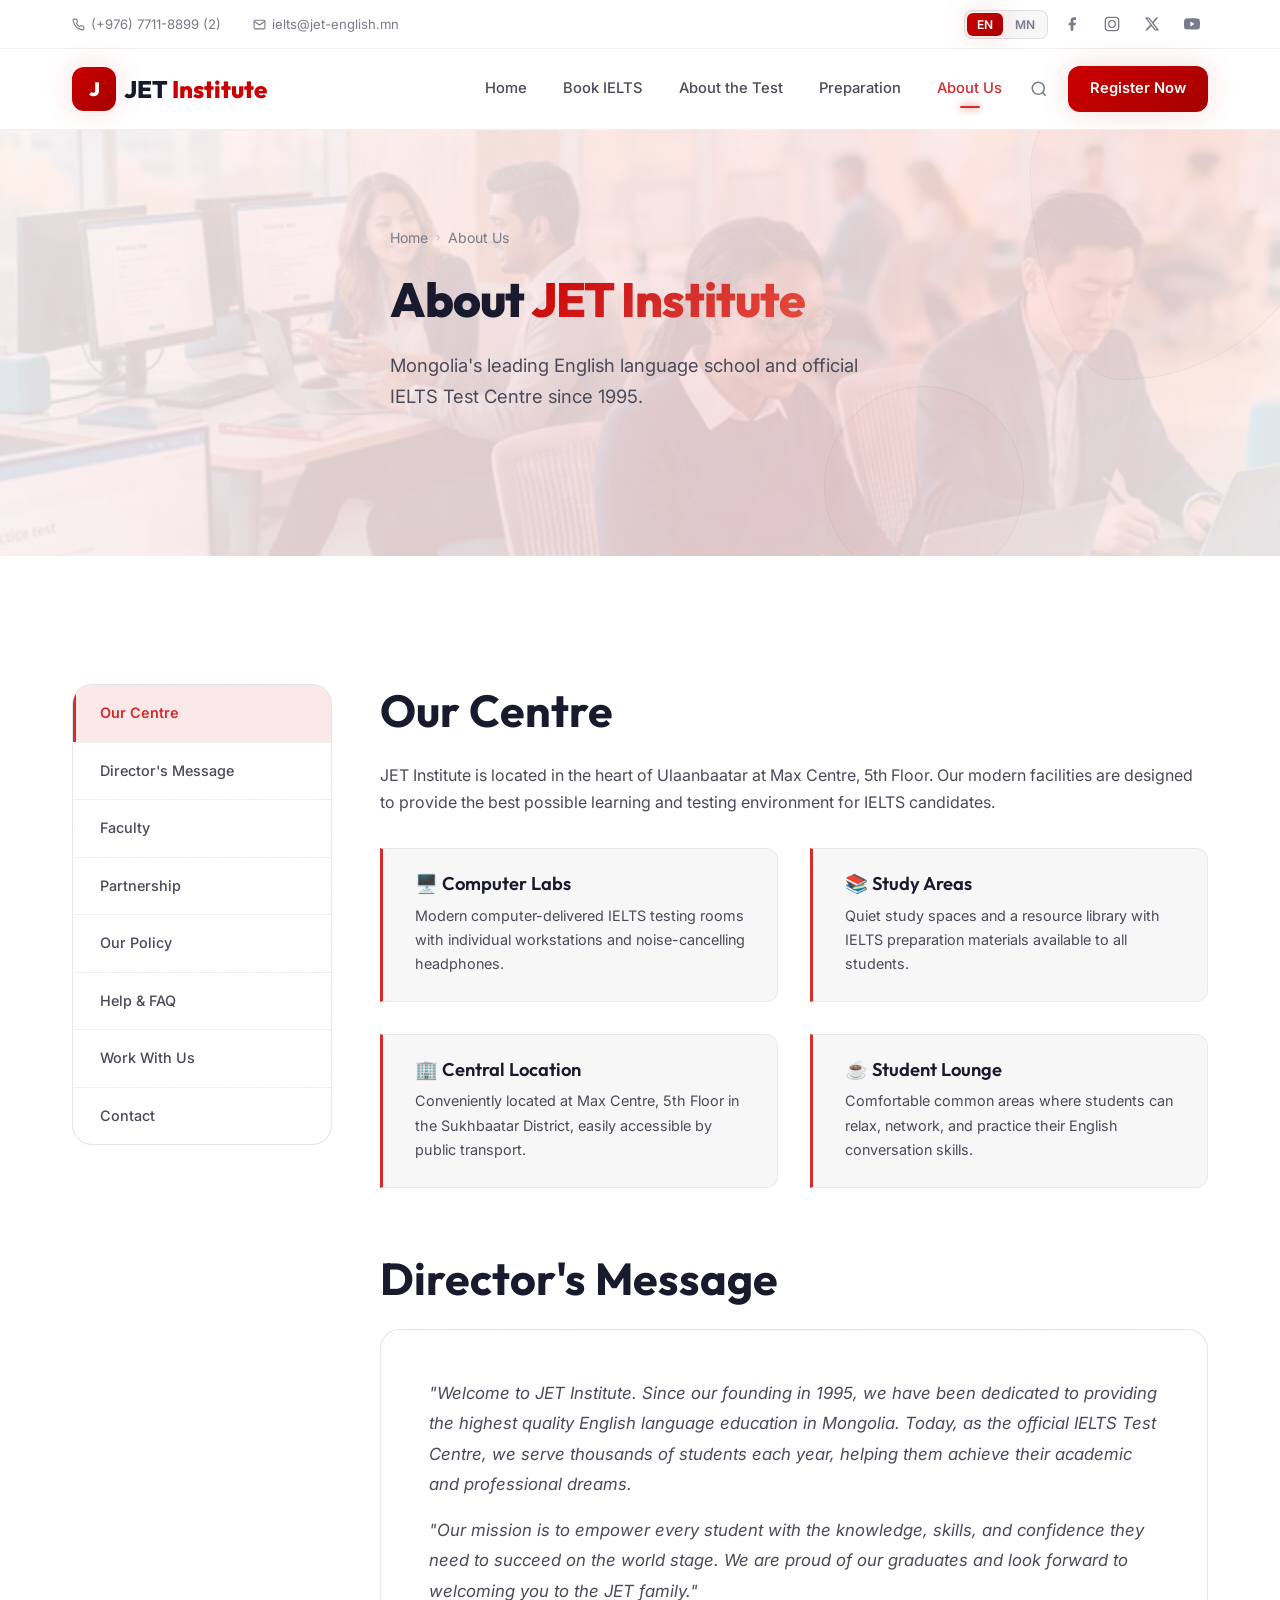
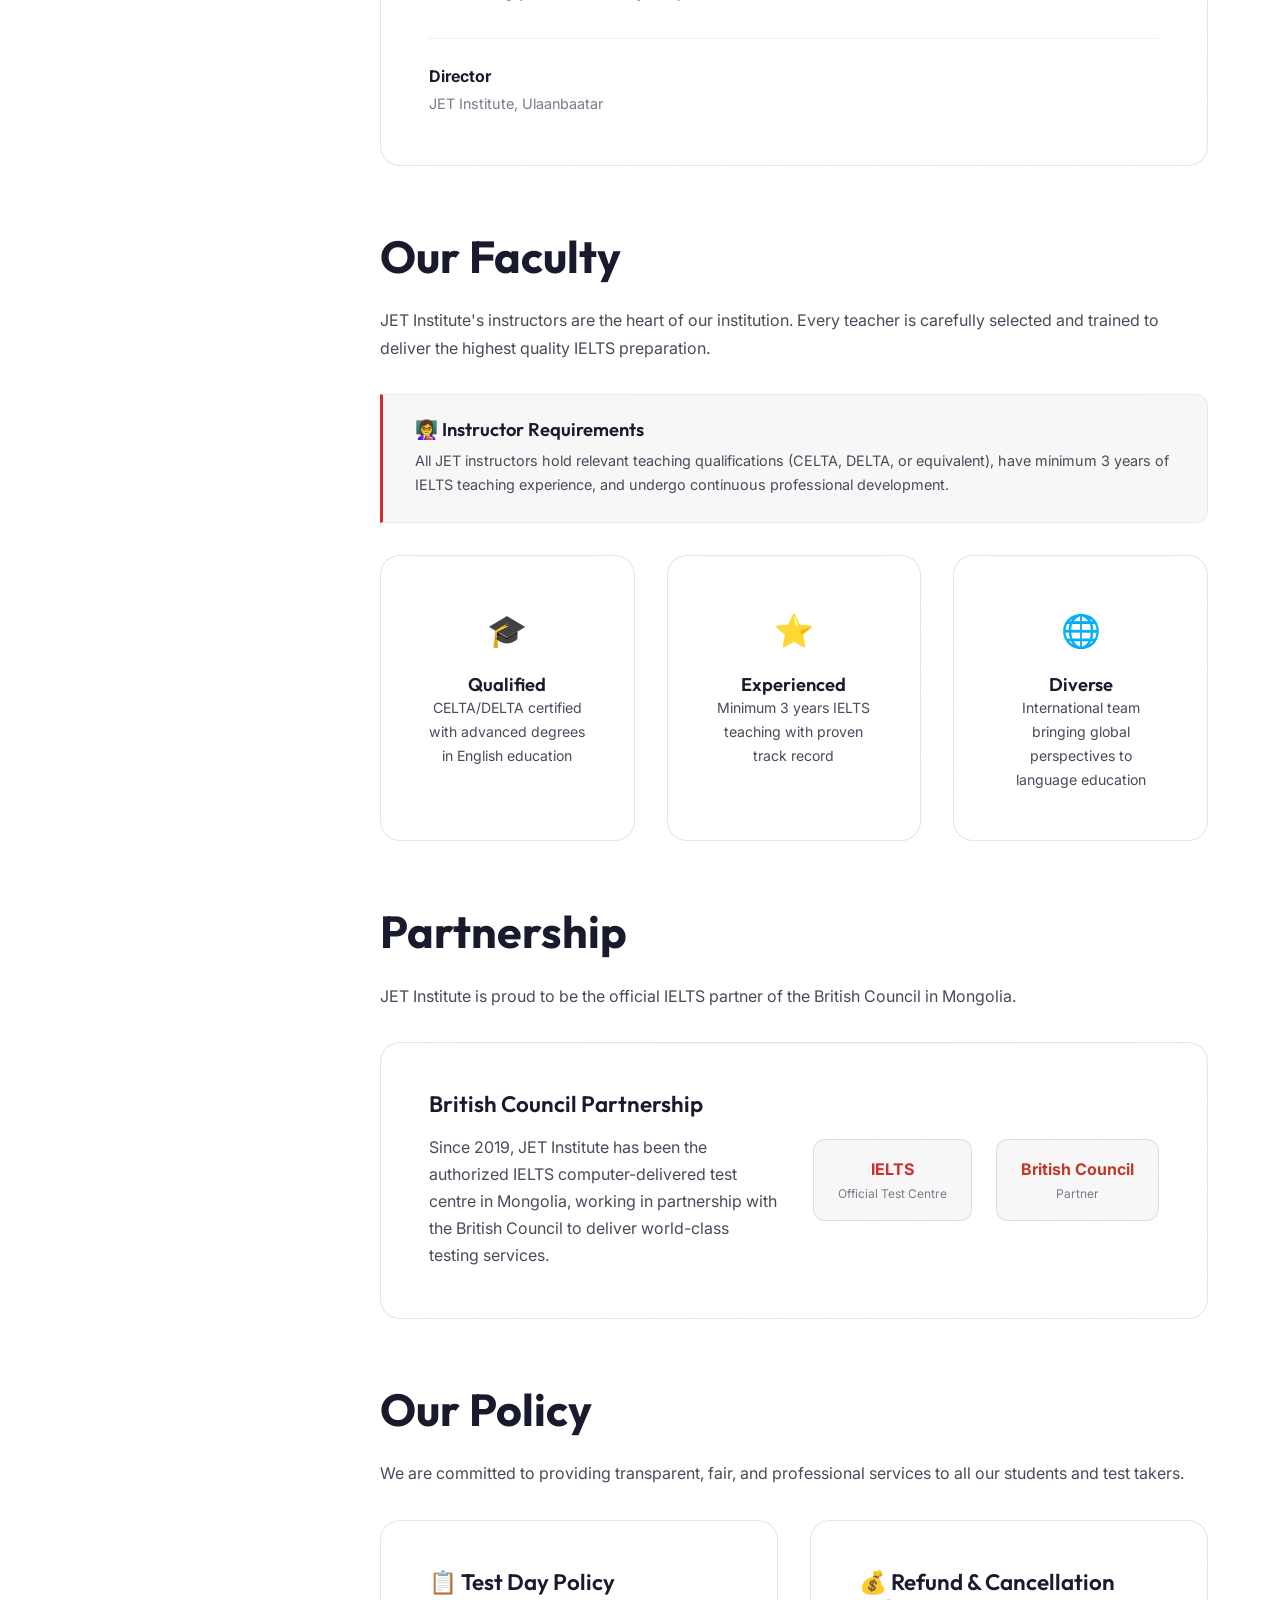
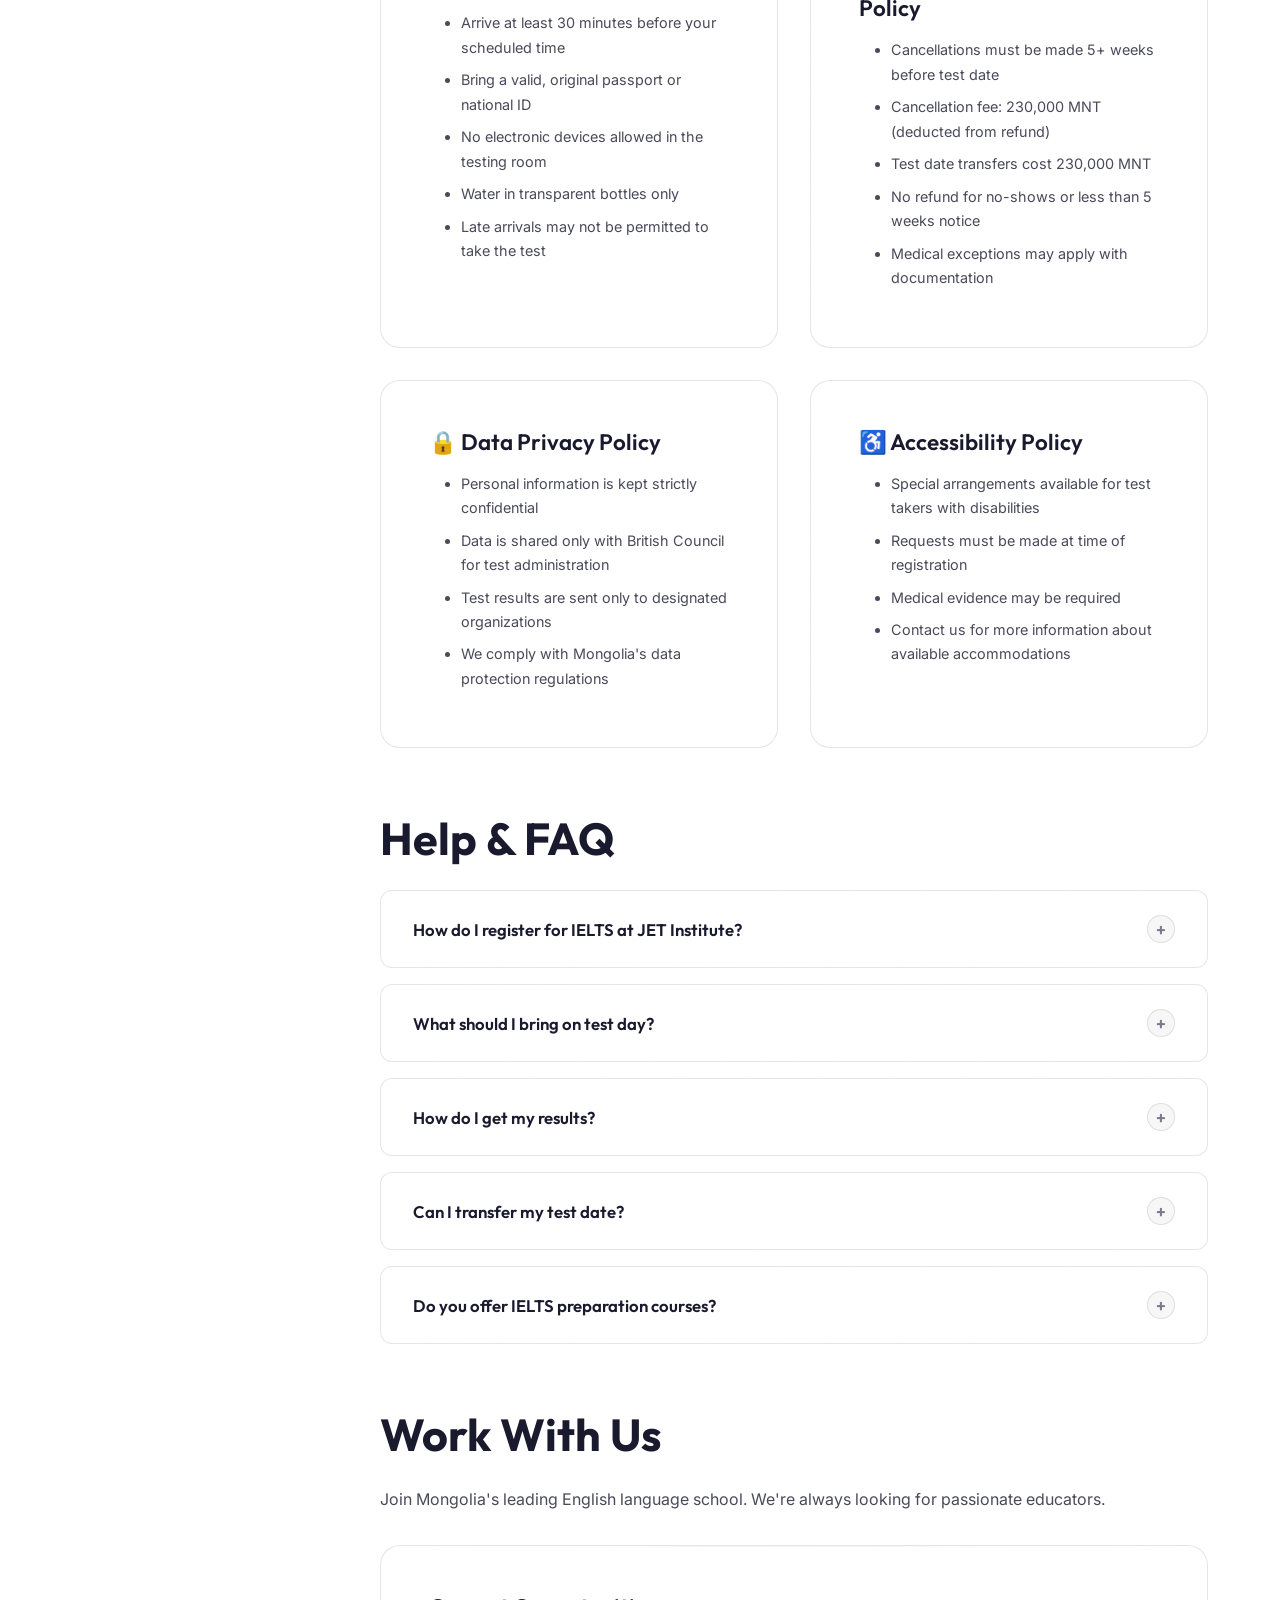
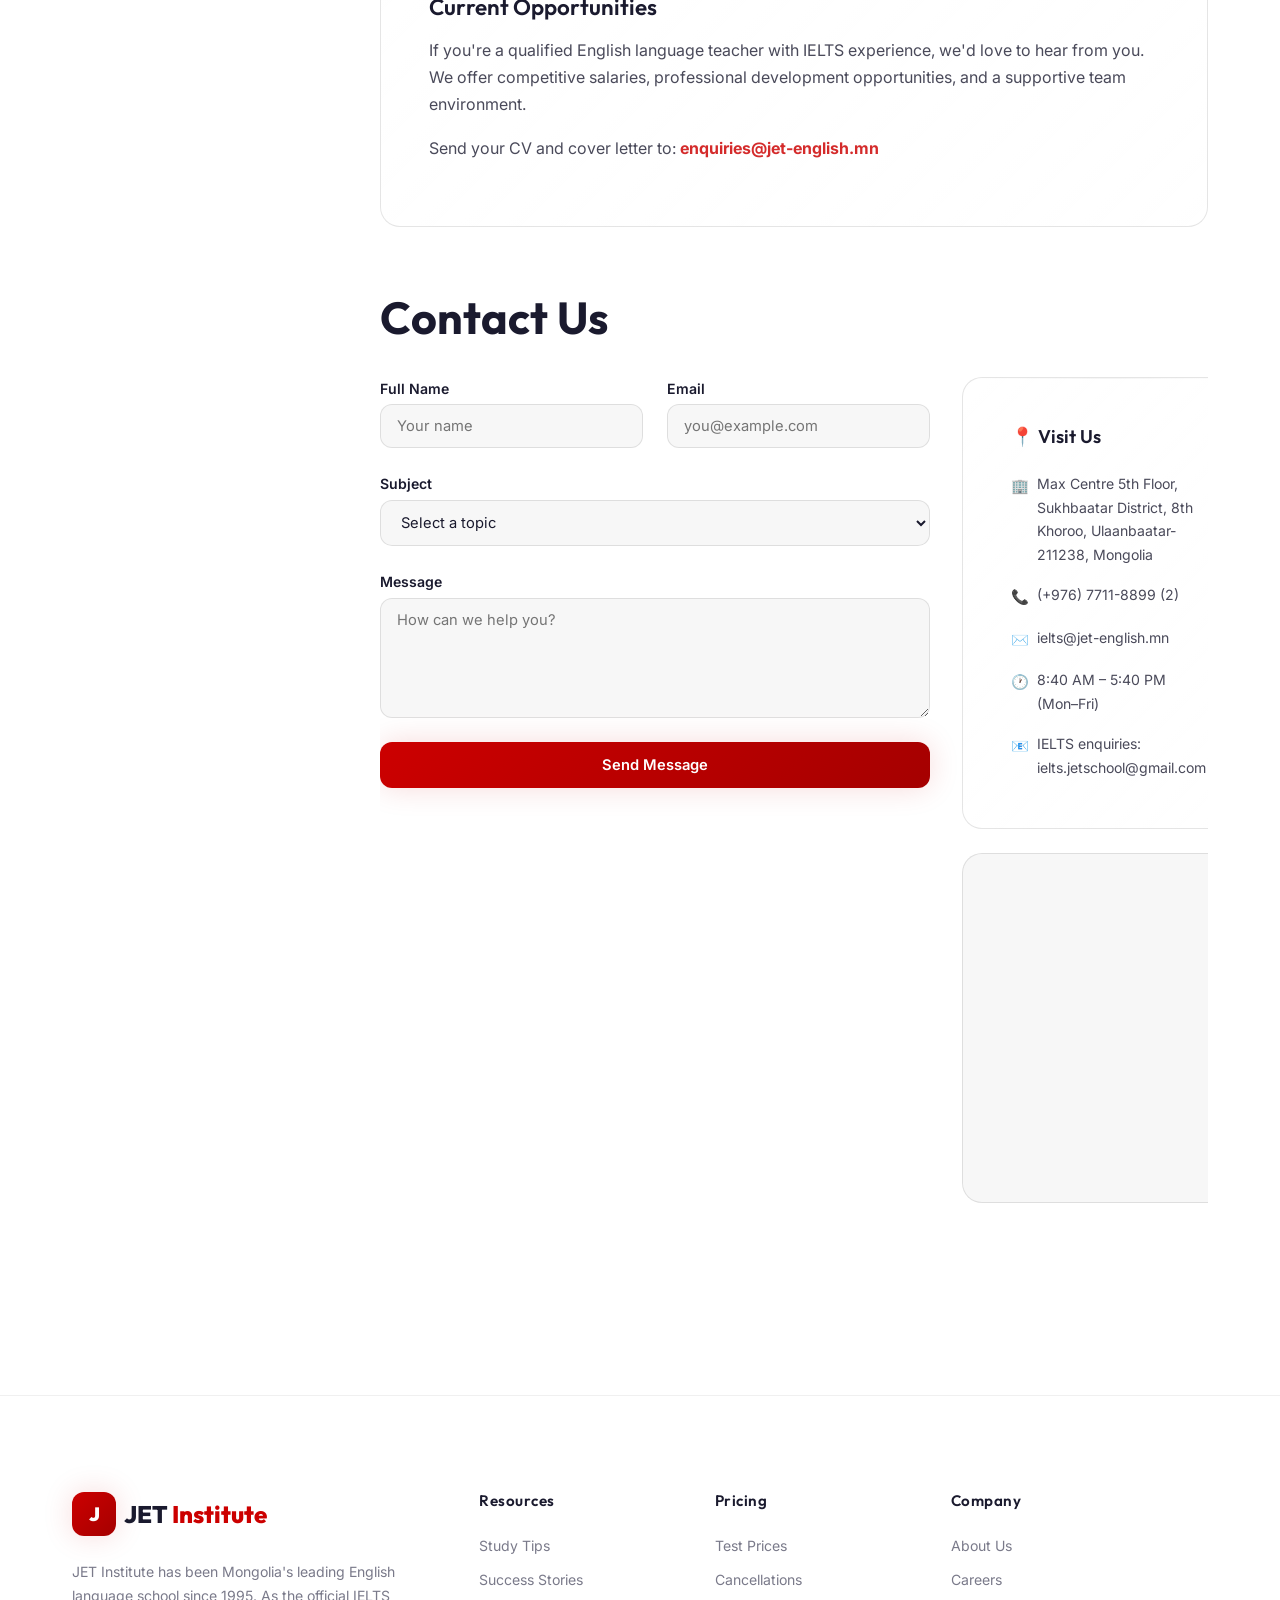
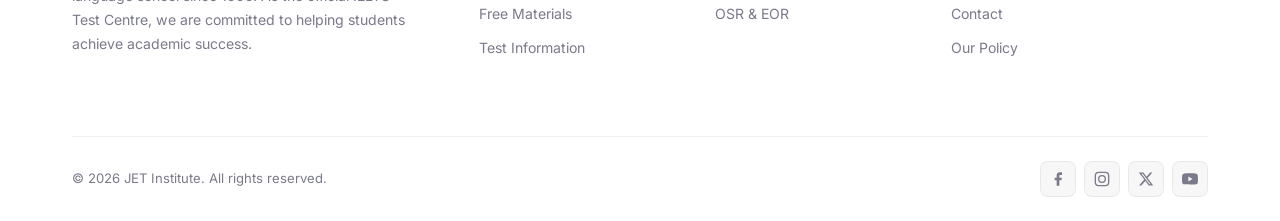
<file: about.html>
<!DOCTYPE html>
<html lang="en">
<head>
  <meta charset="UTF-8">
  <meta name="viewport" content="width=device-width, initial-scale=1.0">
  <meta name="description" content="Learn about JET Institute Mongolia - Our centre, policies, faculty, partnerships, and contact information. Official IELTS Test Centre since 1995.">
  <title>About Us | JET Institute</title>
  <link rel="stylesheet" href="css/style.css">
  <link rel="icon" type="image/png" href="images/favicon.png">
</head>
<body>

  <!-- Top Bar -->
  <div class="top-bar">
    <div class="container">
      <div class="top-bar-left">
        <a href="tel:+97677118899">
          <svg width="13" height="13" viewBox="0 0 24 24" fill="none" stroke="currentColor" stroke-width="2"><path d="M22 16.92v3a2 2 0 0 1-2.18 2 19.79 19.79 0 0 1-8.63-3.07 19.5 19.5 0 0 1-6-6 19.79 19.79 0 0 1-3.07-8.67A2 2 0 0 1 4.11 2h3a2 2 0 0 1 2 1.72c.127.96.361 1.903.7 2.81a2 2 0 0 1-.45 2.11L8.09 9.91a16 16 0 0 0 6 6l1.27-1.27a2 2 0 0 1 2.11-.45c.907.339 1.85.573 2.81.7A2 2 0 0 1 22 16.92z"/></svg>
          (+976) 7711-8899 (2)
        </a>
        <a href="mailto:ielts@jet-english.mn">
          <svg width="13" height="13" viewBox="0 0 24 24" fill="none" stroke="currentColor" stroke-width="2"><path d="M4 4h16c1.1 0 2 .9 2 2v12c0 1.1-.9 2-2 2H4c-1.1 0-2-.9-2-2V6c0-1.1.9-2 2-2z"/><polyline points="22,6 12,13 2,6"/></svg>
          ielts@jet-english.mn
        </a>
      </div>
      <div class="top-bar-right">
        <div class="lang-switch"><button class="lang-btn active">EN</button><button class="lang-btn">MN</button></div>
        <a href="https://facebook.com/jetinstitute" class="social-link" aria-label="Facebook" target="_blank"><svg width="16" height="16" viewBox="0 0 24 24" fill="currentColor"><path d="M18 2h-3a5 5 0 0 0-5 5v3H7v4h3v8h4v-8h3l1-4h-4V7a1 1 0 0 1 1-1h3z"/></svg></a>
        <a href="https://instagram.com/jetinstitute" class="social-link" aria-label="Instagram" target="_blank"><svg width="16" height="16" viewBox="0 0 24 24" fill="none" stroke="currentColor" stroke-width="2"><rect x="2" y="2" width="20" height="20" rx="5" ry="5"/><circle cx="12" cy="12" r="5"/></svg></a>
        <a href="#" class="social-link" aria-label="Twitter" target="_blank"><svg width="16" height="16" viewBox="0 0 24 24" fill="currentColor"><path d="M18.244 2.25h3.308l-7.227 8.26 8.502 11.24H16.17l-5.214-6.817L4.99 21.75H1.68l7.73-8.835L1.254 2.25H8.08l4.713 6.231zm-1.161 17.52h1.833L7.084 4.126H5.117z"/></svg></a>
        <a href="#" class="social-link" aria-label="YouTube" target="_blank"><svg width="16" height="16" viewBox="0 0 24 24" fill="currentColor"><path d="M23.498 6.186a3.016 3.016 0 0 0-2.122-2.136C19.505 3.545 12 3.545 12 3.545s-7.505 0-9.377.505A3.017 3.017 0 0 0 .502 6.186C0 8.07 0 12 0 12s0 3.93.502 5.814a3.016 3.016 0 0 0 2.122 2.136c1.871.505 9.376.505 9.376.505s7.505 0 9.377-.505a3.015 3.015 0 0 0 2.122-2.136C24 15.93 24 12 24 12s0-3.93-.502-5.814zM9.545 15.568V8.432L15.818 12l-6.273 3.568z"/></svg></a>
      </div>
    </div>
  </div>

  <!-- Header -->
  <header class="header" id="header">
    <div class="container">
      <a href="index.html" class="logo"><div class="logo-icon">J</div><div>JET <span>Institute</span></div></a>
      <nav class="nav" id="nav">
        <a href="index.html" class="nav-link" data-i18n="nav.home">Home</a>
        <a href="book-ielts.html" class="nav-link" data-i18n="nav.book">Book IELTS</a>
        <a href="about-test.html" class="nav-link" data-i18n="nav.about_test">About the Test</a>
        <a href="preparation.html" class="nav-link" data-i18n="nav.preparation">Preparation</a>
        <a href="about.html" class="nav-link active" data-i18n="nav.about">About Us</a>
        <button class="search-toggle" aria-label="Search"><svg width="18" height="18" viewBox="0 0 24 24" fill="none" stroke="currentColor" stroke-width="2"><circle cx="11" cy="11" r="8"/><line x1="21" y1="21" x2="16.65" y2="16.65"/></svg></button>
        <a href="https://ieltsregistration.britishcouncil.org/orsnbc/?organisation=JET" class="nav-link cta" target="_blank" data-i18n="nav.register">Register Now</a>
      </nav>
      <button class="hamburger" id="hamburger" aria-label="Menu"><span></span><span></span><span></span></button>
    </div>
  </header>
  <div class="nav-overlay" id="nav-overlay"></div>

  <!-- Search Overlay -->
  <div class="search-overlay" id="search-overlay">
    <div class="search-box">
      <svg width="20" height="20" viewBox="0 0 24 24" fill="none" stroke="currentColor" stroke-width="2" style="margin-left:12px;color:var(--text-muted);flex-shrink:0"><circle cx="11" cy="11" r="8"/><line x1="21" y1="21" x2="16.65" y2="16.65"/></svg>
      <input type="text" placeholder="Search for courses, test dates, tips...">
      <button class="search-close" aria-label="Close search"><svg width="20" height="20" viewBox="0 0 24 24" fill="none" stroke="currentColor" stroke-width="2"><line x1="18" y1="6" x2="6" y2="18"/><line x1="6" y1="6" x2="18" y2="18"/></svg></button>
    </div>
  </div>

  <!-- Hero -->
  <section class="hero hero-page">
    <div class="hero-bg" style="background-image: url('images/hero-main.png');"></div>
    <div class="hero-shapes"><div class="hero-shape"></div><div class="hero-shape"></div></div>
    <div class="container">
      <div class="hero-content" data-animate="fade-in-up">
        <div class="breadcrumb"><a href="index.html">Home</a><span class="separator">›</span><span>About Us</span></div>
        <h1>About <span class="highlight">JET Institute</span></h1>
        <p>Mongolia's leading English language school and official IELTS Test Centre since 1995.</p>
      </div>
    </div>
  </section>

  <!-- Content -->
  <section class="section">
    <div class="container">
      <div class="content-with-sidebar">

        <!-- Sidebar -->
        <aside class="sidebar">
          <nav class="sidebar-nav">
            <a href="#centre" class="active">Our Centre</a>
            <a href="#director">Director's Message</a>
            <a href="#faculty">Faculty</a>
            <a href="#partnership">Partnership</a>
            <a href="#policy">Our Policy</a>
            <a href="#faq">Help & FAQ</a>
            <a href="#careers">Work With Us</a>
            <a href="#contact">Contact</a>
          </nav>
        </aside>

        <!-- Main Content -->
        <main>

          <!-- Our Centre -->
          <div class="content-block" id="centre" data-animate="fade-in-up">
            <h2>Our Centre</h2>
            <p>JET Institute is located in the heart of Ulaanbaatar at Max Centre, 5th Floor. Our modern facilities are designed to provide the best possible learning and testing environment for IELTS candidates.</p>

            <div class="grid-2" style="margin-top: var(--space-xl);">
              <div class="info-box" style="margin-bottom: 0;">
                <h4>🖥️ Computer Labs</h4>
                <p>Modern computer-delivered IELTS testing rooms with individual workstations and noise-cancelling headphones.</p>
              </div>
              <div class="info-box" style="margin-bottom: 0;">
                <h4>📚 Study Areas</h4>
                <p>Quiet study spaces and a resource library with IELTS preparation materials available to all students.</p>
              </div>
              <div class="info-box" style="margin-bottom: 0;">
                <h4>🏢 Central Location</h4>
                <p>Conveniently located at Max Centre, 5th Floor in the Sukhbaatar District, easily accessible by public transport.</p>
              </div>
              <div class="info-box" style="margin-bottom: 0;">
                <h4>☕ Student Lounge</h4>
                <p>Comfortable common areas where students can relax, network, and practice their English conversation skills.</p>
              </div>
            </div>
          </div>

          <!-- Director's Message -->
          <div class="content-block" id="director" data-animate="fade-in-up">
            <h2>Director's Message</h2>
            <div class="glass-card">
              <p style="font-size: 1.05rem; line-height: 1.8; font-style: italic; color: var(--text-secondary);">"Welcome to JET Institute. Since our founding in 1995, we have been dedicated to providing the highest quality English language education in Mongolia. Today, as the official IELTS Test Centre, we serve thousands of students each year, helping them achieve their academic and professional dreams.</p>
              <p style="font-size: 1.05rem; line-height: 1.8; font-style: italic; color: var(--text-secondary); margin-bottom: 0;">"Our mission is to empower every student with the knowledge, skills, and confidence they need to succeed on the world stage. We are proud of our graduates and look forward to welcoming you to the JET family."</p>
              <div style="margin-top: var(--space-xl); padding-top: var(--space-lg); border-top: 1px solid var(--border-subtle);">
                <p style="font-weight: 700; color: var(--text-primary); margin-bottom: 2px;">Director</p>
                <p style="color: var(--text-muted); margin-bottom: 0; font-size: 0.9rem;">JET Institute, Ulaanbaatar</p>
              </div>
            </div>
          </div>

          <!-- Faculty -->
          <div class="content-block" id="faculty" data-animate="fade-in-up">
            <h2>Our Faculty</h2>
            <p>JET Institute's instructors are the heart of our institution. Every teacher is carefully selected and trained to deliver the highest quality IELTS preparation.</p>

            <div class="info-box" style="margin-top: var(--space-xl);">
              <h4>👩‍🏫 Instructor Requirements</h4>
              <p>All JET instructors hold relevant teaching qualifications (CELTA, DELTA, or equivalent), have minimum 3 years of IELTS teaching experience, and undergo continuous professional development.</p>
            </div>

            <div class="grid-3" style="margin-top: var(--space-xl);">
              <div class="glass-card" style="text-align: center;">
                <div style="font-size: 2rem; margin-bottom: var(--space-md);">🎓</div>
                <h4>Qualified</h4>
                <p style="font-size: 0.88rem; margin-bottom: 0;">CELTA/DELTA certified with advanced degrees in English education</p>
              </div>
              <div class="glass-card" style="text-align: center;">
                <div style="font-size: 2rem; margin-bottom: var(--space-md);">⭐</div>
                <h4>Experienced</h4>
                <p style="font-size: 0.88rem; margin-bottom: 0;">Minimum 3 years IELTS teaching with proven track record</p>
              </div>
              <div class="glass-card" style="text-align: center;">
                <div style="font-size: 2rem; margin-bottom: var(--space-md);">🌐</div>
                <h4>Diverse</h4>
                <p style="font-size: 0.88rem; margin-bottom: 0;">International team bringing global perspectives to language education</p>
              </div>
            </div>
          </div>

          <!-- Partnership -->
          <div class="content-block" id="partnership" data-animate="fade-in-up">
            <h2>Partnership</h2>
            <p>JET Institute is proud to be the official IELTS partner of the British Council in Mongolia.</p>

            <div class="glass-card" style="margin-top: var(--space-xl);">
              <div style="display: flex; align-items: center; gap: var(--space-xl); flex-wrap: wrap;">
                <div style="flex: 1; min-width: 200px;">
                  <h3 style="color: var(--text-primary); margin-bottom: var(--space-md);">British Council Partnership</h3>
                  <p style="margin-bottom: 0;">Since 2019, JET Institute has been the authorized IELTS computer-delivered test centre in Mongolia, working in partnership with the British Council to deliver world-class testing services.</p>
                </div>
                <div style="flex-shrink: 0; display: flex; gap: var(--space-lg); align-items: center;">
                  <div style="padding: 16px 24px; background: var(--bg-glass); border-radius: var(--radius-md); border: 1px solid var(--border-glass); text-align: center;">
                    <p style="margin-bottom: 0; font-weight: 700; color: var(--accent-teal);">IELTS</p>
                    <p style="margin-bottom: 0; font-size: 0.75rem; color: var(--text-muted);">Official Test Centre</p>
                  </div>
                  <div style="padding: 16px 24px; background: var(--bg-glass); border-radius: var(--radius-md); border: 1px solid var(--border-glass); text-align: center;">
                    <p style="margin-bottom: 0; font-weight: 700; color: var(--accent-blue);">British Council</p>
                    <p style="margin-bottom: 0; font-size: 0.75rem; color: var(--text-muted);">Partner</p>
                  </div>
                </div>
              </div>
            </div>
          </div>

          <!-- Our Policy -->
          <div class="content-block" id="policy" data-animate="fade-in-up">
            <h2>Our Policy</h2>
            <p>We are committed to providing transparent, fair, and professional services to all our students and test takers.</p>

            <div class="grid-2" style="margin-top: var(--space-xl);">
              <div class="policy-card">
                <h3>📋 Test Day Policy</h3>
                <ul>
                  <li>Arrive at least 30 minutes before your scheduled time</li>
                  <li>Bring a valid, original passport or national ID</li>
                  <li>No electronic devices allowed in the testing room</li>
                  <li>Water in transparent bottles only</li>
                  <li>Late arrivals may not be permitted to take the test</li>
                </ul>
              </div>
              <div class="policy-card">
                <h3>💰 Refund & Cancellation Policy</h3>
                <ul>
                  <li>Cancellations must be made 5+ weeks before test date</li>
                  <li>Cancellation fee: 230,000 MNT (deducted from refund)</li>
                  <li>Test date transfers cost 230,000 MNT</li>
                  <li>No refund for no-shows or less than 5 weeks notice</li>
                  <li>Medical exceptions may apply with documentation</li>
                </ul>
              </div>
              <div class="policy-card">
                <h3>🔒 Data Privacy Policy</h3>
                <ul>
                  <li>Personal information is kept strictly confidential</li>
                  <li>Data is shared only with British Council for test administration</li>
                  <li>Test results are sent only to designated organizations</li>
                  <li>We comply with Mongolia's data protection regulations</li>
                </ul>
              </div>
              <div class="policy-card">
                <h3>♿ Accessibility Policy</h3>
                <ul>
                  <li>Special arrangements available for test takers with disabilities</li>
                  <li>Requests must be made at time of registration</li>
                  <li>Medical evidence may be required</li>
                  <li>Contact us for more information about available accommodations</li>
                </ul>
              </div>
            </div>
          </div>

          <!-- Help & FAQ -->
          <div class="content-block" id="faq" data-animate="fade-in-up">
            <h2>Help & FAQ</h2>

            <div class="accordion">
              <div class="accordion-item">
                <button class="accordion-header">How do I register for IELTS at JET Institute?<span class="accordion-icon">+</span></button>
                <div class="accordion-content">
                  <div class="accordion-body">
                    <p>Visit <a href="https://ieltsregistration.britishcouncil.org/orsnbc/?organisation=JET" target="_blank" style="color:var(--accent-teal)">ieltsregistration.britishcouncil.org</a>, select JET Institute as your test centre, choose your test date, and complete the registration. Then transfer the fee and email your payment proof to ielts.jetschool@gmail.com.</p>
                  </div>
                </div>
              </div>
              <div class="accordion-item">
                <button class="accordion-header">What should I bring on test day?<span class="accordion-icon">+</span></button>
                <div class="accordion-content">
                  <div class="accordion-body">
                    <p>Bring your valid, original passport or national ID that you used to register. No photocopies are accepted. You may also bring a transparent water bottle. All electronic devices must be left outside the testing room.</p>
                  </div>
                </div>
              </div>
              <div class="accordion-item">
                <button class="accordion-header">How do I get my results?<span class="accordion-icon">+</span></button>
                <div class="accordion-content">
                  <div class="accordion-body">
                    <p>Computer-delivered IELTS results are available online within 3-5 days of your test. You can view them through the British Council results portal. Your official TRF can be collected from JET Institute 13 days after your test.</p>
                  </div>
                </div>
              </div>
              <div class="accordion-item">
                <button class="accordion-header">Can I transfer my test date?<span class="accordion-icon">+</span></button>
                <div class="accordion-content">
                  <div class="accordion-body">
                    <p>Yes, you can transfer your test date by contacting us at least 5 weeks before your original test date. A transfer fee of 230,000 MNT applies. Contact ielts@jet-english.mn for assistance.</p>
                  </div>
                </div>
              </div>
              <div class="accordion-item">
                <button class="accordion-header">Do you offer IELTS preparation courses?<span class="accordion-icon">+</span></button>
                <div class="accordion-content">
                  <div class="accordion-body">
                    <p>Yes! We offer both intensive and regular IELTS preparation courses. Visit our <a href="preparation.html" style="color:var(--accent-teal)">Preparation page</a> for details, or contact us to learn more about class schedules and fees.</p>
                  </div>
                </div>
              </div>
            </div>
          </div>

          <!-- Work With Us -->
          <div class="content-block" id="careers" data-animate="fade-in-up">
            <h2>Work With Us</h2>
            <p>Join Mongolia's leading English language school. We're always looking for passionate educators.</p>

            <div class="glass-card" style="margin-top: var(--space-xl);">
              <h3 style="color: var(--text-primary); margin-bottom: var(--space-md);">Current Opportunities</h3>
              <p>If you're a qualified English language teacher with IELTS experience, we'd love to hear from you. We offer competitive salaries, professional development opportunities, and a supportive team environment.</p>
              <p>Send your CV and cover letter to: <strong style="color: var(--accent-teal);">enquiries@jet-english.mn</strong></p>
            </div>
          </div>

          <!-- Contact -->
          <div class="content-block" id="contact" data-animate="fade-in-up">
            <h2>Contact Us</h2>

            <div class="grid-2" style="margin-top: var(--space-xl);">
              <div>
                <form class="contact-form">
                  <div class="form-row">
                    <div class="form-group">
                      <label for="contact-name">Full Name</label>
                      <input type="text" id="contact-name" placeholder="Your name" required>
                    </div>
                    <div class="form-group">
                      <label for="contact-email">Email</label>
                      <input type="email" id="contact-email" placeholder="you@example.com" required>
                    </div>
                  </div>
                  <div class="form-group">
                    <label for="contact-subject">Subject</label>
                    <select id="contact-subject">
                      <option value="">Select a topic</option>
                      <option value="ielts">IELTS Test Enquiry</option>
                      <option value="course">Course Enquiry</option>
                      <option value="results">Results Enquiry</option>
                      <option value="career">Career Enquiry</option>
                      <option value="other">Other</option>
                    </select>
                  </div>
                  <div class="form-group">
                    <label for="contact-message">Message</label>
                    <textarea id="contact-message" placeholder="How can we help you?"></textarea>
                  </div>
                  <button type="submit" class="btn btn-primary" onclick="event.preventDefault(); alert('Thank you! We will get back to you shortly.');">Send Message</button>
                </form>
              </div>
              <div>
                <div class="glass-card" style="margin-bottom: var(--space-lg);">
                  <h4 style="margin-bottom: var(--space-lg);">📍 Visit Us</h4>
                  <div class="footer-contact-item">
                    <span class="icon">🏢</span>
                    <span>Max Centre 5th Floor, Sukhbaatar District, 8th Khoroo, Ulaanbaatar-211238, Mongolia</span>
                  </div>
                  <div class="footer-contact-item">
                    <span class="icon">📞</span>
                    <span>(+976) 7711-8899 (2)</span>
                  </div>
                  <div class="footer-contact-item">
                    <span class="icon">✉️</span>
                    <span>ielts@jet-english.mn</span>
                  </div>
                  <div class="footer-contact-item">
                    <span class="icon">🕐</span>
                    <span>8:40 AM – 5:40 PM (Mon–Fri)</span>
                  </div>
                  <div class="footer-contact-item" style="margin-bottom: 0;">
                    <span class="icon">📧</span>
                    <span>IELTS enquiries: ielts.jetschool@gmail.com</span>
                  </div>
                </div>
                <div class="map-container">
                  <iframe src="https://www.google.com/maps/embed?pb=!1m18!1m12!1m3!1d674.133!2d106.9251111!3d47.918436!2m3!1f0!2f0!3f0!3m2!1i1024!2i768!4f13.1!3m3!1m2!1s0x5d9693001af90d91%3A0xc7d1c8880bf1b4db!2sJET%20Test%20Center!5e0!3m2!1sen!2smn!4v1711800000000!5m2!1sen!2smn" allowfullscreen="" loading="lazy" referrerpolicy="no-referrer-when-downgrade"></iframe>
                </div>
              </div>
            </div>
          </div>

        </main>
      </div>
    </div>
  </section>

  <!-- Footer -->
  <footer class="footer">
    <div class="container">
      <div class="footer-grid">
        <div class="footer-brand">
          <a href="index.html" class="logo"><div class="logo-icon">J</div><div>JET <span>Institute</span></div></a>
          <p>JET Institute has been Mongolia's leading English language school since 1995. As the official IELTS Test Centre, we are committed to helping students achieve academic success.</p>
        </div>
        <div>
          <h4>Resources</h4>
          <div class="footer-links">
            <a href="preparation.html#tips">Study Tips</a>
            <a href="preparation.html#stories">Success Stories</a>
            <a href="preparation.html#courses">Free Materials</a>
            <a href="about-test.html">Test Information</a>
          </div>
        </div>
        <div>
          <h4>Pricing</h4>
          <div class="footer-links">
            <a href="book-ielts.html#fees">Test Prices</a>
            <a href="book-ielts.html#fees">Cancellations</a>
            <a href="about-test.html#osr">OSR & EOR</a>
          </div>
        </div>
        <div>
          <h4>Company</h4>
          <div class="footer-links">
            <a href="about.html">About Us</a>
            <a href="about.html#careers">Careers</a>
            <a href="about.html#contact">Contact</a>
            <a href="about.html#policy">Our Policy</a>
          </div>
        </div>
      </div>
      <div class="footer-bottom">
        <span>© 2026 JET Institute. All rights reserved.</span>
        <div class="footer-social">
          <a href="https://facebook.com/jetinstitute" aria-label="Facebook" target="_blank"><svg width="16" height="16" viewBox="0 0 24 24" fill="currentColor"><path d="M18 2h-3a5 5 0 0 0-5 5v3H7v4h3v8h4v-8h3l1-4h-4V7a1 1 0 0 1 1-1h3z"/></svg></a>
          <a href="https://instagram.com/jetinstitute" aria-label="Instagram" target="_blank"><svg width="16" height="16" viewBox="0 0 24 24" fill="none" stroke="currentColor" stroke-width="2"><rect x="2" y="2" width="20" height="20" rx="5" ry="5"/><circle cx="12" cy="12" r="5"/></svg></a>
          <a href="#" aria-label="Twitter" target="_blank"><svg width="16" height="16" viewBox="0 0 24 24" fill="currentColor"><path d="M18.244 2.25h3.308l-7.227 8.26 8.502 11.24H16.17l-5.214-6.817L4.99 21.75H1.68l7.73-8.835L1.254 2.25H8.08l4.713 6.231zm-1.161 17.52h1.833L7.084 4.126H5.117z"/></svg></a>
          <a href="#" aria-label="YouTube" target="_blank"><svg width="16" height="16" viewBox="0 0 24 24" fill="currentColor"><path d="M23.498 6.186a3.016 3.016 0 0 0-2.122-2.136C19.505 3.545 12 3.545 12 3.545s-7.505 0-9.377.505A3.017 3.017 0 0 0 .502 6.186C0 8.07 0 12 0 12s0 3.93.502 5.814a3.016 3.016 0 0 0 2.122 2.136c1.871.505 9.376.505 9.376.505s7.505 0 9.377-.505a3.015 3.015 0 0 0 2.122-2.136C24 15.93 24 12 24 12s0-3.93-.502-5.814zM9.545 15.568V8.432L15.818 12l-6.273 3.568z"/></svg></a>
        </div>
      </div>
    </div>
  </footer>

  <button class="scroll-top" aria-label="Scroll to top">↑</button>


  <script src="js/translations.js"></script>
  <script src="js/script.js"></script>
    <!-- Chatbase Chatbot -->
    <script>
    (function(){if(!window.chatbase||window.chatbase("getState")!=="initialized"){window.chatbase=(...arguments)=>{if(!window.chatbase.q){window.chatbase.q=[]}window.chatbase.q.push(arguments)};window.chatbase=new Proxy(window.chatbase,{get(target,prop){if(prop==="q"){return target.q}return(...args)=>target(prop,...args)}})}const onLoad=function(){const script=document.createElement("script");script.src="https://www.chatbase.co/embed.min.js";script.id="ytJWlCoYUFz3FrdeQ30_n";script.domain="www.chatbase.co";document.body.appendChild(script)};if(document.readyState==="complete"){onLoad()}else{window.addEventListener("load",onLoad)}})();
    </script>
</body>
</html>
</file>
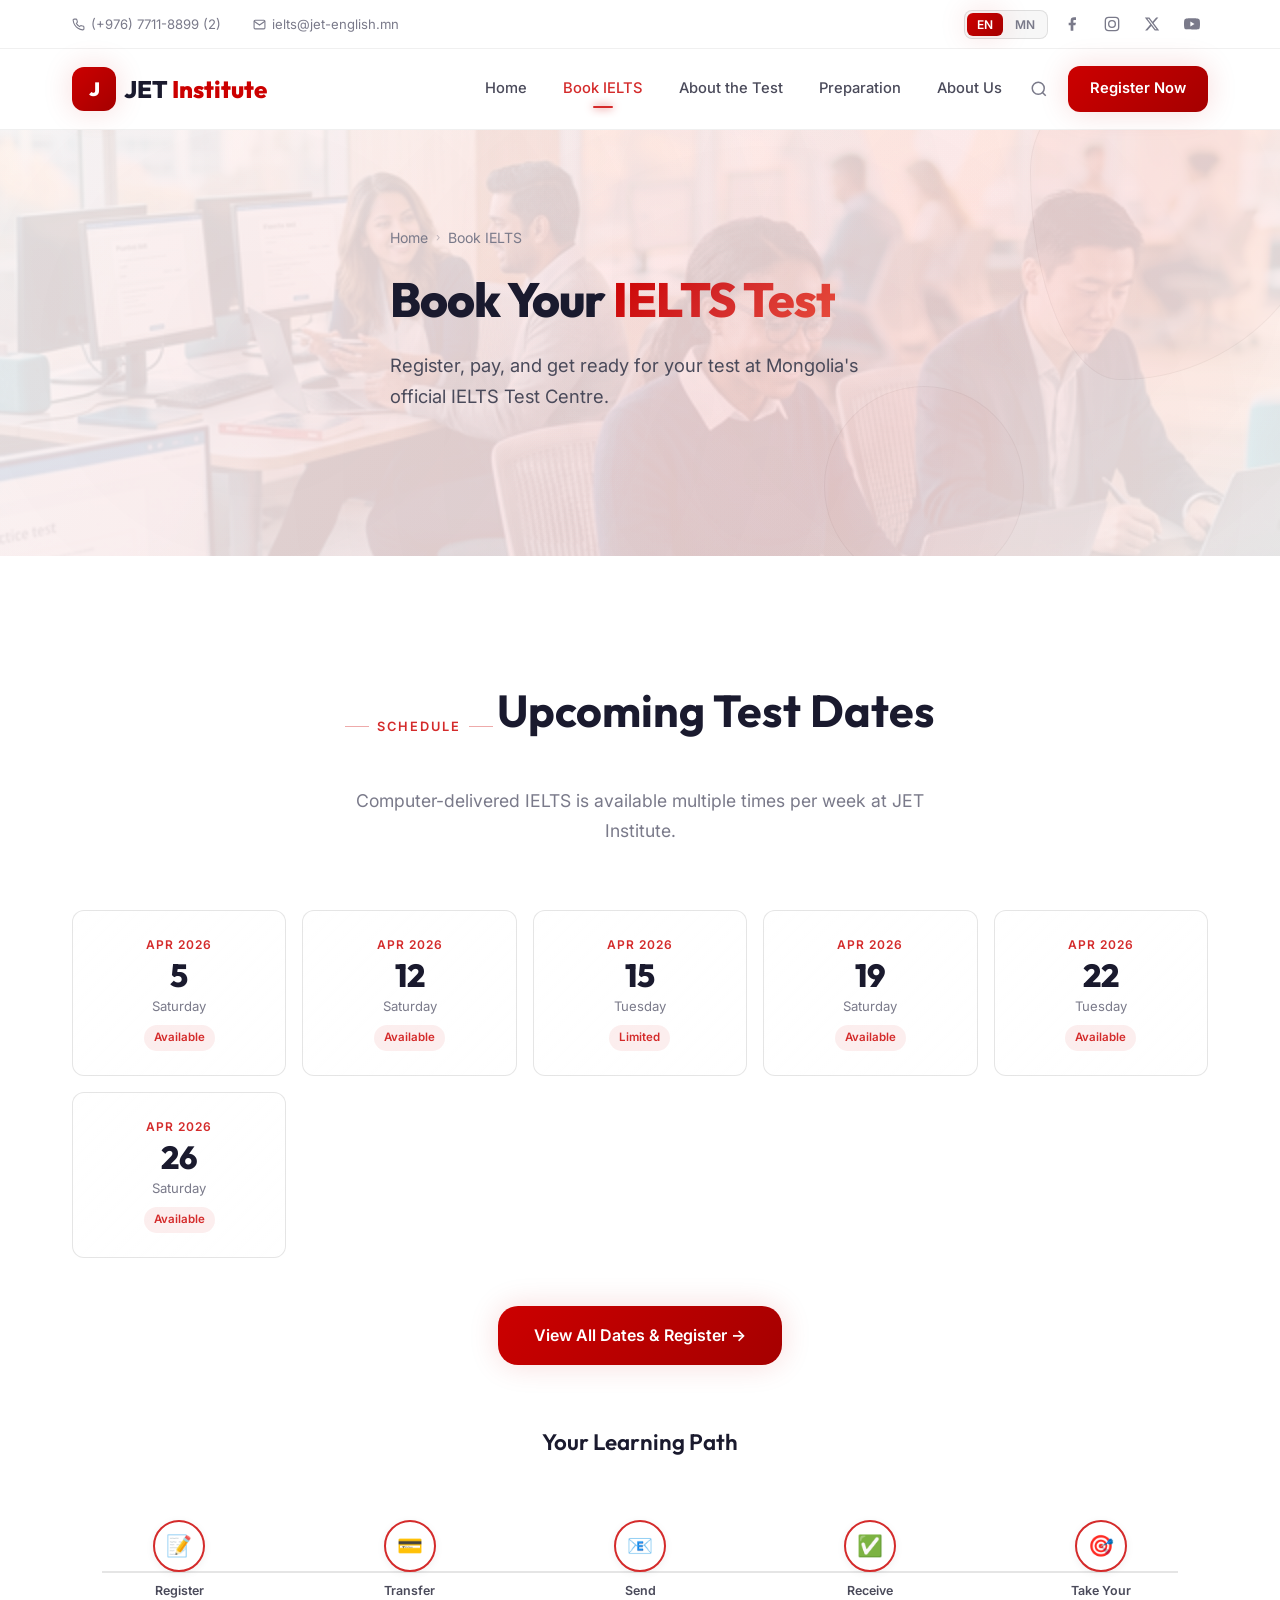
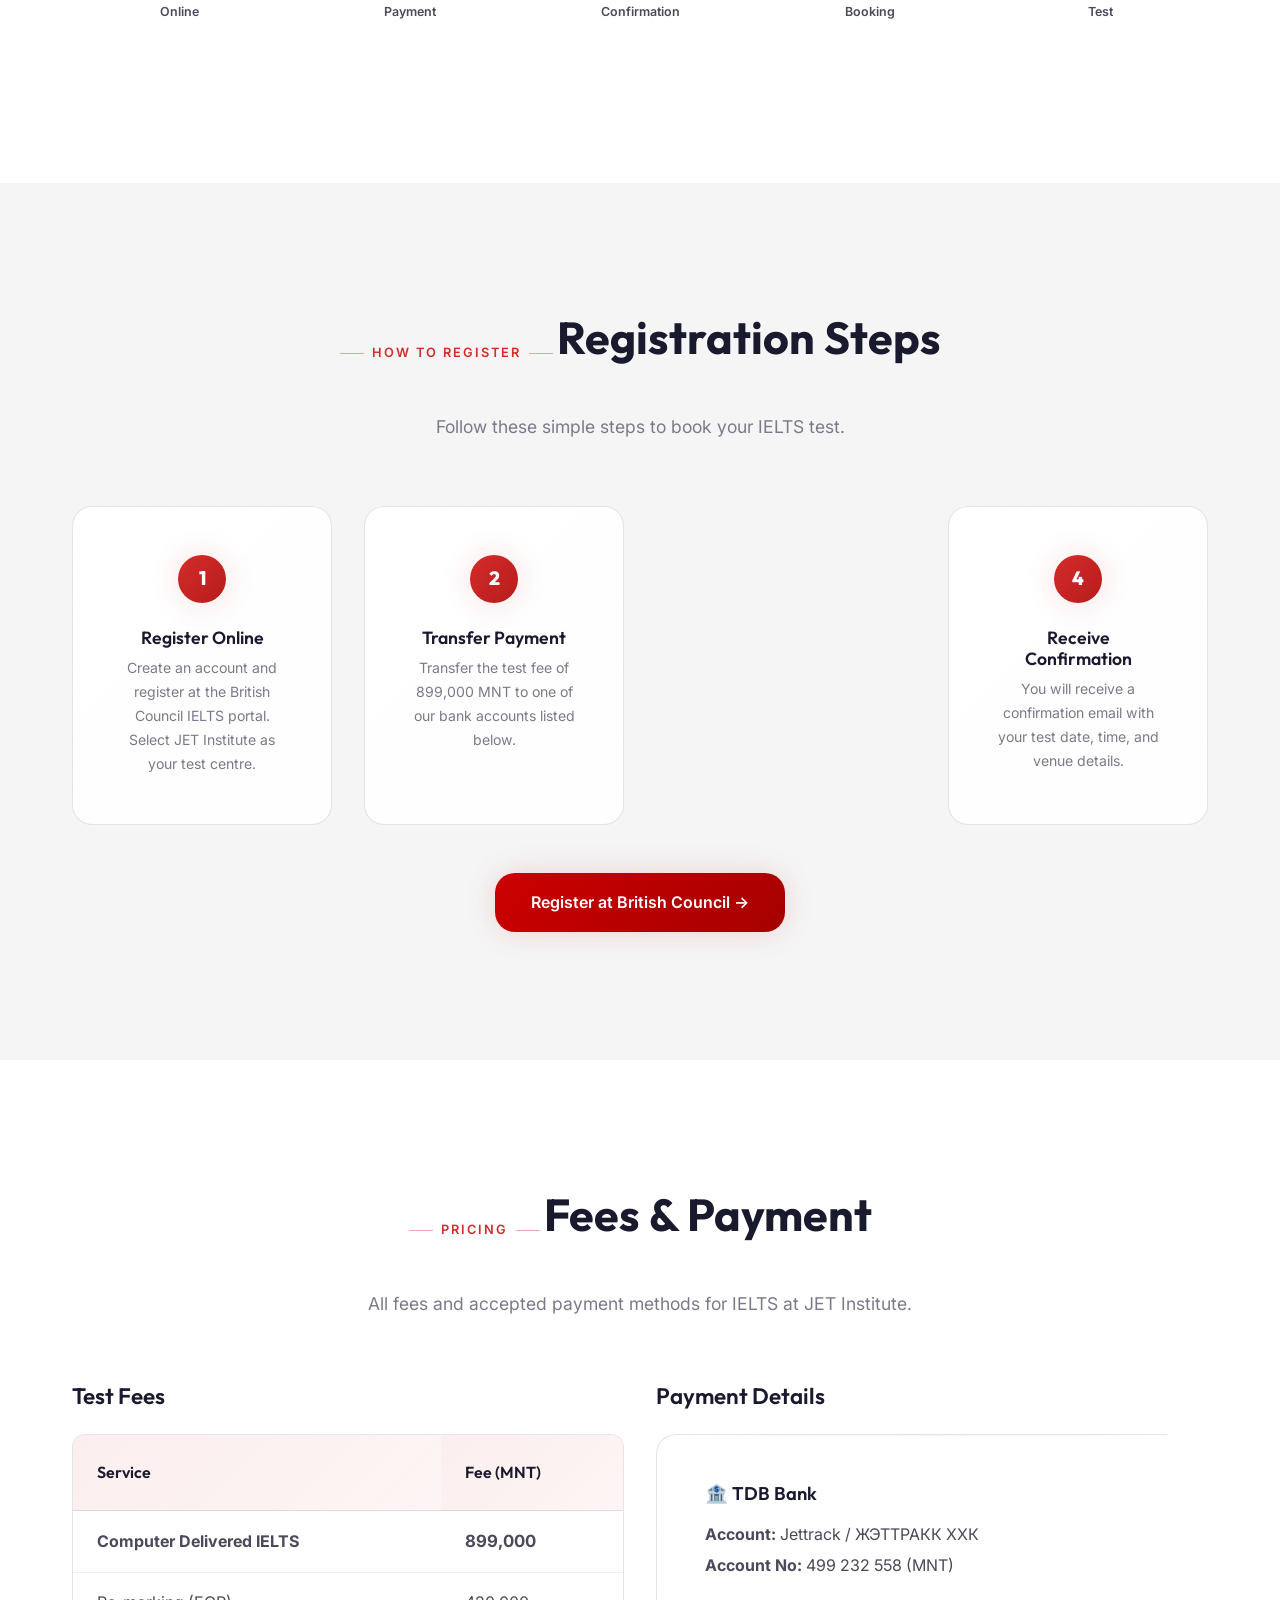
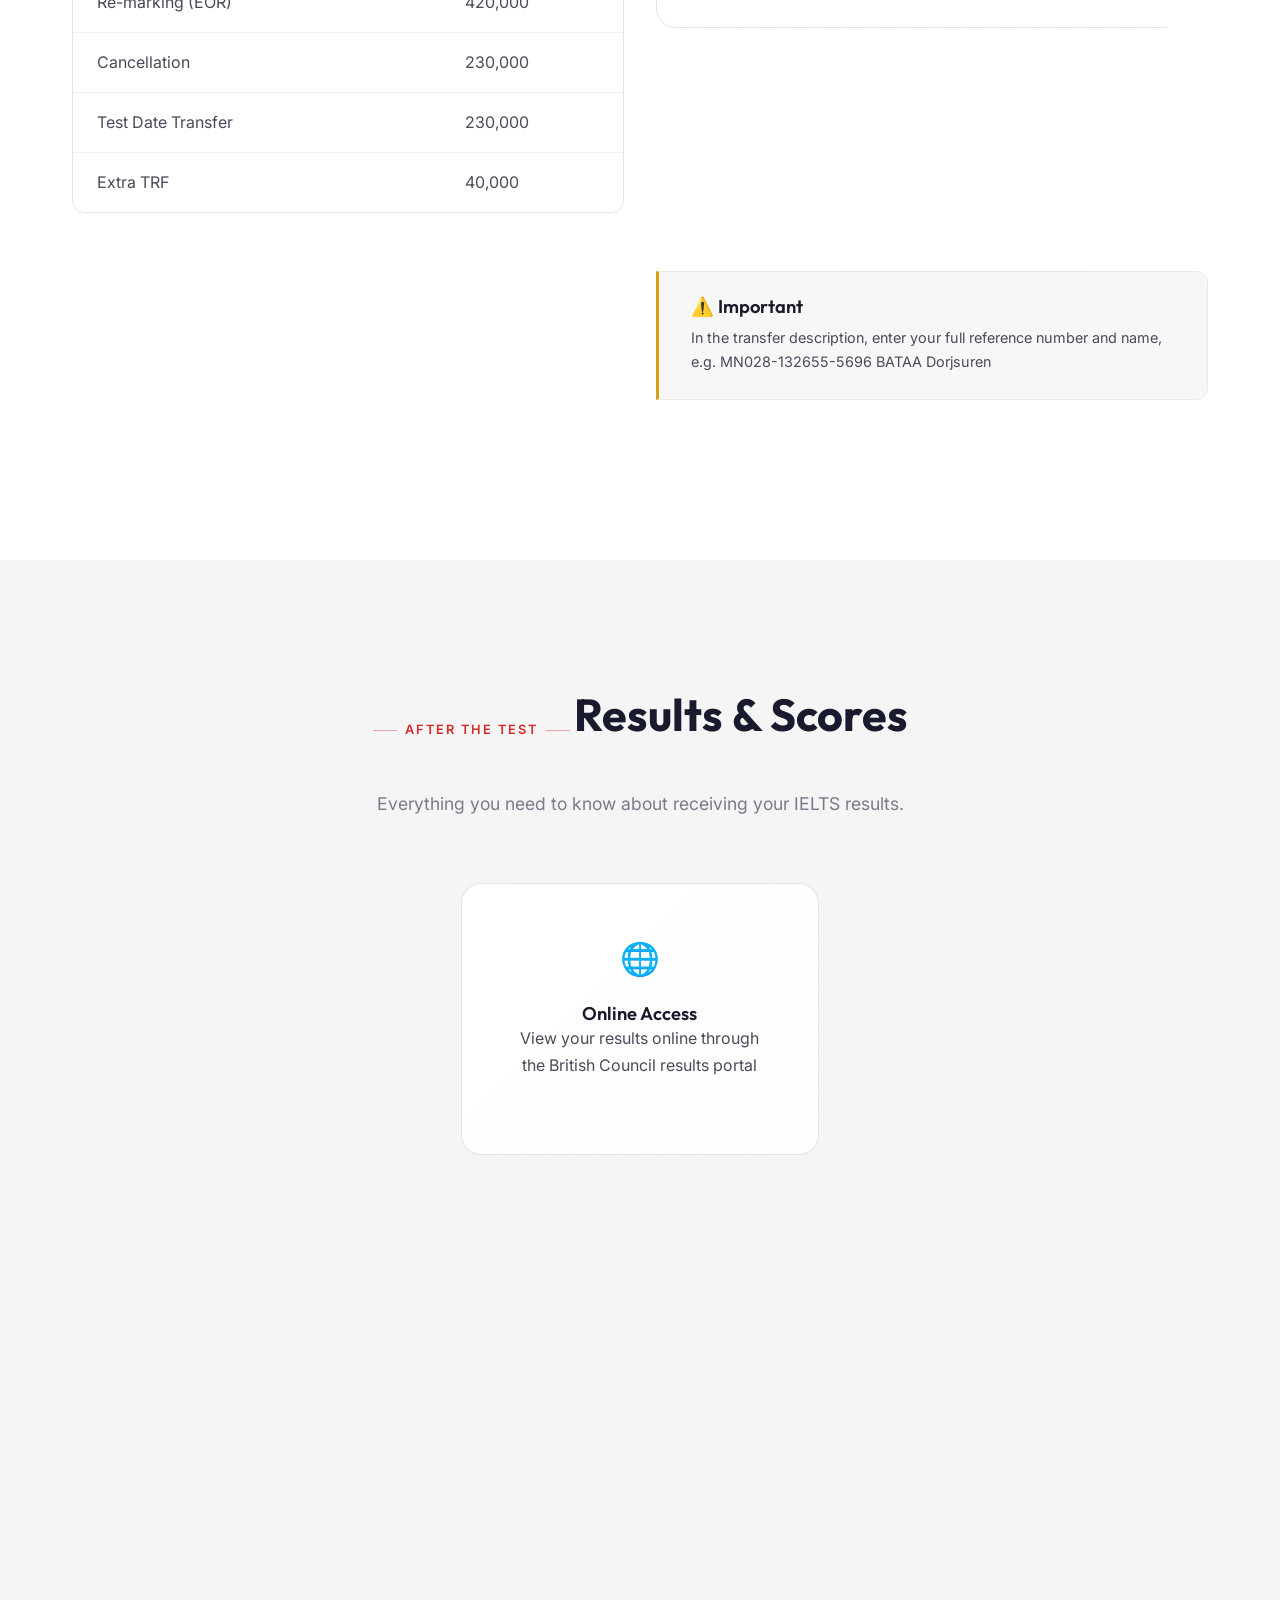
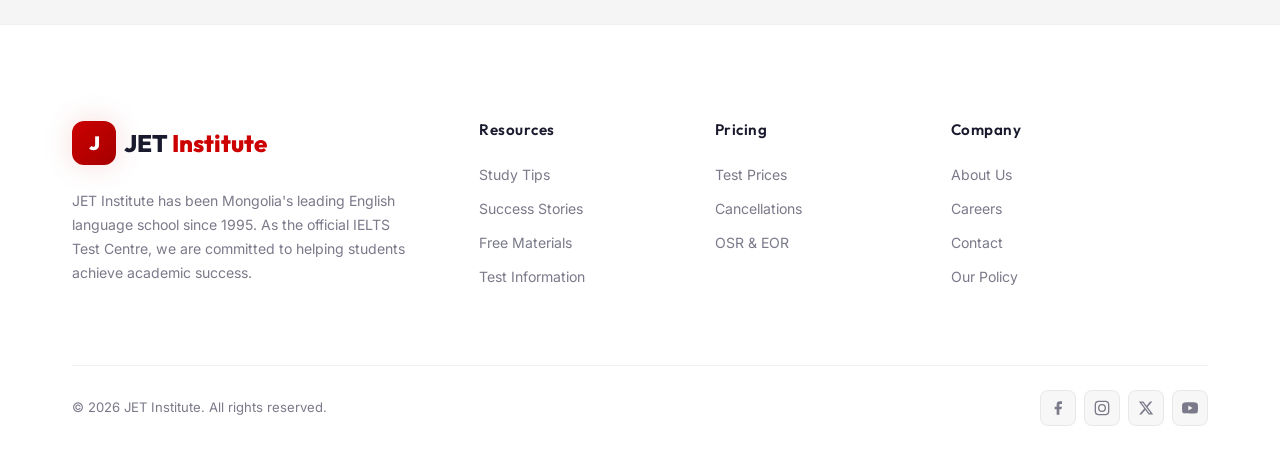
<file: book-ielts.html>
<!DOCTYPE html>
<html lang="en">
<head>
  <meta charset="UTF-8">
  <meta name="viewport" content="width=device-width, initial-scale=1.0">
  <meta name="description" content="Book your IELTS test at JET Institute Mongolia. Find test dates, fees, registration steps, and payment information.">
  <title>Book IELTS | JET Institute</title>
  <link rel="stylesheet" href="css/style.css">
  <link rel="icon" type="image/png" href="images/favicon.png">
</head>
<body>

  <!-- Top Bar -->
  <div class="top-bar">
    <div class="container">
      <div class="top-bar-left">
        <a href="tel:+97677118899">
          <svg width="13" height="13" viewBox="0 0 24 24" fill="none" stroke="currentColor" stroke-width="2"><path d="M22 16.92v3a2 2 0 0 1-2.18 2 19.79 19.79 0 0 1-8.63-3.07 19.5 19.5 0 0 1-6-6 19.79 19.79 0 0 1-3.07-8.67A2 2 0 0 1 4.11 2h3a2 2 0 0 1 2 1.72c.127.96.361 1.903.7 2.81a2 2 0 0 1-.45 2.11L8.09 9.91a16 16 0 0 0 6 6l1.27-1.27a2 2 0 0 1 2.11-.45c.907.339 1.85.573 2.81.7A2 2 0 0 1 22 16.92z"/></svg>
          (+976) 7711-8899 (2)
        </a>
        <a href="mailto:ielts@jet-english.mn">
          <svg width="13" height="13" viewBox="0 0 24 24" fill="none" stroke="currentColor" stroke-width="2"><path d="M4 4h16c1.1 0 2 .9 2 2v12c0 1.1-.9 2-2 2H4c-1.1 0-2-.9-2-2V6c0-1.1.9-2 2-2z"/><polyline points="22,6 12,13 2,6"/></svg>
          ielts@jet-english.mn
        </a>
      </div>
      <div class="top-bar-right">
        <div class="lang-switch">
          <button class="lang-btn active">EN</button>
          <button class="lang-btn">MN</button>
        </div>
        <a href="https://facebook.com/jetinstitute" class="social-link" aria-label="Facebook" target="_blank">
          <svg width="16" height="16" viewBox="0 0 24 24" fill="currentColor"><path d="M18 2h-3a5 5 0 0 0-5 5v3H7v4h3v8h4v-8h3l1-4h-4V7a1 1 0 0 1 1-1h3z"/></svg>
        </a>
        <a href="https://instagram.com/jetinstitute" class="social-link" aria-label="Instagram" target="_blank">
          <svg width="16" height="16" viewBox="0 0 24 24" fill="none" stroke="currentColor" stroke-width="2"><rect x="2" y="2" width="20" height="20" rx="5" ry="5"/><circle cx="12" cy="12" r="5"/></svg>
        </a>
        <a href="#" class="social-link" aria-label="Twitter" target="_blank">
          <svg width="16" height="16" viewBox="0 0 24 24" fill="currentColor"><path d="M18.244 2.25h3.308l-7.227 8.26 8.502 11.24H16.17l-5.214-6.817L4.99 21.75H1.68l7.73-8.835L1.254 2.25H8.08l4.713 6.231zm-1.161 17.52h1.833L7.084 4.126H5.117z"/></svg>
        </a>
        <a href="#" class="social-link" aria-label="YouTube" target="_blank">
          <svg width="16" height="16" viewBox="0 0 24 24" fill="currentColor"><path d="M23.498 6.186a3.016 3.016 0 0 0-2.122-2.136C19.505 3.545 12 3.545 12 3.545s-7.505 0-9.377.505A3.017 3.017 0 0 0 .502 6.186C0 8.07 0 12 0 12s0 3.93.502 5.814a3.016 3.016 0 0 0 2.122 2.136c1.871.505 9.376.505 9.376.505s7.505 0 9.377-.505a3.015 3.015 0 0 0 2.122-2.136C24 15.93 24 12 24 12s0-3.93-.502-5.814zM9.545 15.568V8.432L15.818 12l-6.273 3.568z"/></svg>
        </a>
      </div>
    </div>
  </div>

  <!-- Header -->
  <header class="header" id="header">
    <div class="container">
      <a href="index.html" class="logo">
        <div class="logo-icon">J</div>
        <div>JET <span>Institute</span></div>
      </a>
      <nav class="nav" id="nav">
        <a href="index.html" class="nav-link" data-i18n="nav.home">Home</a>
        <a href="book-ielts.html" class="nav-link active" data-i18n="nav.book">Book IELTS</a>
        <a href="about-test.html" class="nav-link" data-i18n="nav.about_test">About the Test</a>
        <a href="preparation.html" class="nav-link" data-i18n="nav.preparation">Preparation</a>
        <a href="about.html" class="nav-link" data-i18n="nav.about">About Us</a>
        <button class="search-toggle" aria-label="Search">
          <svg width="18" height="18" viewBox="0 0 24 24" fill="none" stroke="currentColor" stroke-width="2"><circle cx="11" cy="11" r="8"/><line x1="21" y1="21" x2="16.65" y2="16.65"/></svg>
        </button>
        <a href="https://ieltsregistration.britishcouncil.org/orsnbc/?organisation=JET" class="nav-link cta" target="_blank" data-i18n="nav.register">Register Now</a>
      </nav>
      <button class="hamburger" id="hamburger" aria-label="Menu">
        <span></span><span></span><span></span>
      </button>
    </div>
  </header>
  <div class="nav-overlay" id="nav-overlay"></div>

  <!-- Search Overlay -->
  <div class="search-overlay" id="search-overlay">
    <div class="search-box">
      <svg width="20" height="20" viewBox="0 0 24 24" fill="none" stroke="currentColor" stroke-width="2" style="margin-left:12px;color:var(--text-muted);flex-shrink:0"><circle cx="11" cy="11" r="8"/><line x1="21" y1="21" x2="16.65" y2="16.65"/></svg>
      <input type="text" placeholder="Search for courses, test dates, tips...">
      <button class="search-close" aria-label="Close search">
        <svg width="20" height="20" viewBox="0 0 24 24" fill="none" stroke="currentColor" stroke-width="2"><line x1="18" y1="6" x2="6" y2="18"/><line x1="6" y1="6" x2="18" y2="18"/></svg>
      </button>
    </div>
  </div>

  <!-- Hero -->
  <section class="hero hero-page">
    <div class="hero-bg" style="background-image: url('images/hero-main.png');"></div>
    <div class="hero-shapes"><div class="hero-shape"></div><div class="hero-shape"></div></div>
    <div class="container">
      <div class="hero-content" data-animate="fade-in-up">
        <div class="breadcrumb">
          <a href="index.html">Home</a>
          <span class="separator">›</span>
          <span>Book IELTS</span>
        </div>
        <h1>Book Your <span class="highlight">IELTS Test</span></h1>
        <p>Register, pay, and get ready for your test at Mongolia's official IELTS Test Centre.</p>
      </div>
    </div>
  </section>

  <!-- Schedule & Exams -->
  <section class="section" id="schedule">
    <div class="container">
      <div class="section-header" data-animate="fade-in-up">
        <div class="section-label">Schedule</div>
        <h2>Upcoming Test Dates</h2>
        <p>Computer-delivered IELTS is available multiple times per week at JET Institute.</p>
      </div>

      <div class="schedule-calendar" data-animate="fade-in-up">
        <div class="cal-date-card">
          <div class="cal-month">Apr 2026</div>
          <div class="cal-day">5</div>
          <div class="cal-weekday">Saturday</div>
          <div class="cal-seats">Available</div>
        </div>
        <div class="cal-date-card">
          <div class="cal-month">Apr 2026</div>
          <div class="cal-day">12</div>
          <div class="cal-weekday">Saturday</div>
          <div class="cal-seats">Available</div>
        </div>
        <div class="cal-date-card">
          <div class="cal-month">Apr 2026</div>
          <div class="cal-day">15</div>
          <div class="cal-weekday">Tuesday</div>
          <div class="cal-seats">Limited</div>
        </div>
        <div class="cal-date-card">
          <div class="cal-month">Apr 2026</div>
          <div class="cal-day">19</div>
          <div class="cal-weekday">Saturday</div>
          <div class="cal-seats">Available</div>
        </div>
        <div class="cal-date-card">
          <div class="cal-month">Apr 2026</div>
          <div class="cal-day">22</div>
          <div class="cal-weekday">Tuesday</div>
          <div class="cal-seats">Available</div>
        </div>
        <div class="cal-date-card">
          <div class="cal-month">Apr 2026</div>
          <div class="cal-day">26</div>
          <div class="cal-weekday">Saturday</div>
          <div class="cal-seats">Available</div>
        </div>
      </div>

      <div style="text-align: center; margin-top: var(--space-2xl);" data-animate="fade-in-up">
        <a href="https://ieltsregistration.britishcouncil.org/orsnbc/?organisation=JET" class="btn btn-primary btn-lg" target="_blank">View All Dates & Register →</a>
      </div>

      <!-- Learning Path -->
      <div style="margin-top: var(--space-3xl);" data-animate="fade-in-up">
        <h3 style="text-align:center;margin-bottom:var(--space-xl);">Your Learning Path</h3>
        <div class="learning-path">
          <div class="path-step">
            <div class="path-step-icon">📝</div>
            <div class="path-step-label">Register<br>Online</div>
          </div>
          <div class="path-step">
            <div class="path-step-icon">💳</div>
            <div class="path-step-label">Transfer<br>Payment</div>
          </div>
          <div class="path-step">
            <div class="path-step-icon">📧</div>
            <div class="path-step-label">Send<br>Confirmation</div>
          </div>
          <div class="path-step">
            <div class="path-step-icon">✅</div>
            <div class="path-step-label">Receive<br>Booking</div>
          </div>
          <div class="path-step">
            <div class="path-step-icon">🎯</div>
            <div class="path-step-label">Take Your<br>Test</div>
          </div>
        </div>
      </div>
    </div>
  </section>

  <!-- Registration Steps -->
  <section class="section section-dark" id="steps">
    <div class="container">
      <div class="section-header" data-animate="fade-in-up">
        <div class="section-label">How To Register</div>
        <h2>Registration Steps</h2>
        <p>Follow these simple steps to book your IELTS test.</p>
      </div>

      <div class="steps-grid" data-animate="fade-in-up">
        <div class="step-card">
          <div class="step-number">1</div>
          <h3>Register Online</h3>
          <p>Create an account and register at the British Council IELTS portal. Select JET Institute as your test centre.</p>
        </div>
        <div class="step-card">
          <div class="step-number">2</div>
          <h3>Transfer Payment</h3>
          <p>Transfer the test fee of 899,000 MNT to one of our bank accounts listed below.</p>
        </div>
        <div class="step-card">
          <div class="step-number">3</div>
          <h3>Send Confirmation</h3>
          <p>Email your payment proof, reference number, and name to ielts.jetschool@gmail.com within 24 hours.</p>
        </div>
        <div class="step-card">
          <div class="step-number">4</div>
          <h3>Receive Confirmation</h3>
          <p>You will receive a confirmation email with your test date, time, and venue details.</p>
        </div>
      </div>

      <div style="text-align: center; margin-top: var(--space-2xl);" data-animate="fade-in-up">
        <a href="https://ieltsregistration.britishcouncil.org/orsnbc/?organisation=JET" class="btn btn-primary btn-lg" target="_blank">Register at British Council →</a>
      </div>
    </div>
  </section>

  <!-- Payment & Fees -->
  <section class="section" id="fees">
    <div class="container">
      <div class="section-header" data-animate="fade-in-up">
        <div class="section-label">Pricing</div>
        <h2>Fees & Payment</h2>
        <p>All fees and accepted payment methods for IELTS at JET Institute.</p>
      </div>

      <div class="grid-2" data-animate="fade-in-up">
        <div>
          <h3 style="margin-bottom: var(--space-lg);">Test Fees</h3>
          <div class="price-table-wrapper">
          <table class="price-table">
            <thead>
              <tr>
                <th>Service</th>
                <th>Fee (MNT)</th>
              </tr>
            </thead>
            <tbody>
              <tr>
                <td><strong>Computer Delivered IELTS</strong></td>
                <td class="price-highlight">899,000</td>
              </tr>
              <tr>
                <td>Re-marking (EOR)</td>
                <td>420,000</td>
              </tr>
              <tr>
                <td>Cancellation</td>
                <td>230,000</td>
              </tr>
              <tr>
                <td>Test Date Transfer</td>
                <td>230,000</td>
              </tr>
              <tr>
                <td>Extra TRF</td>
                <td>40,000</td>
              </tr>
            </tbody>
          </table>
          </div>
        </div>
        <div>
          <h3 style="margin-bottom: var(--space-lg);">Payment Details</h3>
          <div class="glass-card" style="margin-bottom: var(--space-lg);">
            <h4 style="margin-bottom: var(--space-md);">🏦 TDB Bank</h4>
            <p style="margin-bottom: var(--space-xs);"><strong>Account:</strong> Jettrack / ЖЭТТРАКК ХХК</p>
            <p style="margin-bottom: 0;"><strong>Account No:</strong> 499 232 558 (MNT)</p>
          </div>
          <div class="glass-card">
            <h4 style="margin-bottom: var(--space-md);">🏦 Khaan Bank</h4>
            <p style="margin-bottom: var(--space-xs);"><strong>Account:</strong> Jettrack / ЖЭТТРАКК ХХК</p>
            <p style="margin-bottom: 0;"><strong>Account No:</strong> 503 127 2734 (MNT)</p>
          </div>
          <div class="info-box warning" style="margin-top: var(--space-lg);">
            <h4>⚠️ Important</h4>
            <p>In the transfer description, enter your full reference number and name, e.g. MN028-132655-5696 BATAA Dorjsuren</p>
          </div>
        </div>
      </div>
    </div>
  </section>

  <!-- Results & TRF -->
  <section class="section section-dark" id="results">
    <div class="container">
      <div class="section-header" data-animate="fade-in-up">
        <div class="section-label">After the Test</div>
        <h2>Results & Scores</h2>
        <p>Everything you need to know about receiving your IELTS results.</p>
      </div>

      <div class="grid-3" data-animate="fade-in-up">
        <div class="glass-card" style="text-align: center;">
          <div style="font-size: 2rem; margin-bottom: var(--space-md);">⚡</div>
          <h4>Fast Results</h4>
          <p style="margin-bottom: 0;">Computer-delivered IELTS results are available in <strong style="color: var(--accent-teal);">3–5 days</strong></p>
        </div>
        <div class="glass-card" style="text-align: center;">
          <div style="font-size: 2rem; margin-bottom: var(--space-md);">🌐</div>
          <h4>Online Access</h4>
          <p style="margin-bottom: 0;">View your results online through the British Council results portal</p>
        </div>
        <div class="glass-card" style="text-align: center;">
          <div style="font-size: 2rem; margin-bottom: var(--space-md);">📄</div>
          <h4>TRF Delivery</h4>
          <p style="margin-bottom: 0;">Your Test Report Form (TRF) will be available for collection at JET Institute</p>
        </div>
      </div>

      <!-- Print & Collection Info -->
      <div style="max-width:700px;margin:var(--space-2xl) auto 0;" data-animate="fade-in-up">
        <div class="glass-card">
          <h3 style="margin-bottom:var(--space-md);color:var(--text-primary)">🖨️ TRF Print & Collection</h3>
          <p>Your official Test Report Form (TRF) can be collected from JET Institute 13 days after your test. Please bring your valid passport or national ID card for verification.</p>
          <p style="margin-bottom:0">You can also request up to 5 additional copies of your TRF to be sent to organizations. Extra TRF copies cost <strong style="color:var(--accent-coral)">40,000 MNT</strong> each.</p>
        </div>
      </div>
    </div>
  </section>

  <!-- Footer -->
  <footer class="footer">
    <div class="container">
      <div class="footer-grid">
        <div class="footer-brand">
          <a href="index.html" class="logo">
            <div class="logo-icon">J</div>
            <div>JET <span>Institute</span></div>
          </a>
          <p>JET Institute has been Mongolia's leading English language school since 1995. As the official IELTS Test Centre, we are committed to helping students achieve academic success.</p>
        </div>
        <div>
          <h4>Resources</h4>
          <div class="footer-links">
            <a href="preparation.html#tips">Study Tips</a>
            <a href="preparation.html#stories">Success Stories</a>
            <a href="preparation.html#courses">Free Materials</a>
            <a href="about-test.html">Test Information</a>
          </div>
        </div>
        <div>
          <h4>Pricing</h4>
          <div class="footer-links">
            <a href="book-ielts.html#fees">Test Prices</a>
            <a href="book-ielts.html#fees">Cancellations</a>
            <a href="about-test.html#osr">OSR & EOR</a>
          </div>
        </div>
        <div>
          <h4>Company</h4>
          <div class="footer-links">
            <a href="about.html">About Us</a>
            <a href="about.html#careers">Careers</a>
            <a href="about.html#contact">Contact</a>
            <a href="about.html#policy">Our Policy</a>
          </div>
        </div>
      </div>
      <div class="footer-bottom">
        <span>© 2026 JET Institute. All rights reserved.</span>
        <div class="footer-social">
          <a href="https://facebook.com/jetinstitute" aria-label="Facebook" target="_blank"><svg width="16" height="16" viewBox="0 0 24 24" fill="currentColor"><path d="M18 2h-3a5 5 0 0 0-5 5v3H7v4h3v8h4v-8h3l1-4h-4V7a1 1 0 0 1 1-1h3z"/></svg></a>
          <a href="https://instagram.com/jetinstitute" aria-label="Instagram" target="_blank"><svg width="16" height="16" viewBox="0 0 24 24" fill="none" stroke="currentColor" stroke-width="2"><rect x="2" y="2" width="20" height="20" rx="5" ry="5"/><circle cx="12" cy="12" r="5"/></svg></a>
          <a href="#" aria-label="Twitter" target="_blank"><svg width="16" height="16" viewBox="0 0 24 24" fill="currentColor"><path d="M18.244 2.25h3.308l-7.227 8.26 8.502 11.24H16.17l-5.214-6.817L4.99 21.75H1.68l7.73-8.835L1.254 2.25H8.08l4.713 6.231zm-1.161 17.52h1.833L7.084 4.126H5.117z"/></svg></a>
          <a href="#" aria-label="YouTube" target="_blank"><svg width="16" height="16" viewBox="0 0 24 24" fill="currentColor"><path d="M23.498 6.186a3.016 3.016 0 0 0-2.122-2.136C19.505 3.545 12 3.545 12 3.545s-7.505 0-9.377.505A3.017 3.017 0 0 0 .502 6.186C0 8.07 0 12 0 12s0 3.93.502 5.814a3.016 3.016 0 0 0 2.122 2.136c1.871.505 9.376.505 9.376.505s7.505 0 9.377-.505a3.015 3.015 0 0 0 2.122-2.136C24 15.93 24 12 24 12s0-3.93-.502-5.814zM9.545 15.568V8.432L15.818 12l-6.273 3.568z"/></svg></a>
        </div>
      </div>
    </div>
  </footer>

  <button class="scroll-top" aria-label="Scroll to top">↑</button>


  <script src="js/translations.js"></script>
  <script src="js/script.js"></script>
    <!-- Chatbase Chatbot -->
    <script>
    (function(){if(!window.chatbase||window.chatbase("getState")!=="initialized"){window.chatbase=(...arguments)=>{if(!window.chatbase.q){window.chatbase.q=[]}window.chatbase.q.push(arguments)};window.chatbase=new Proxy(window.chatbase,{get(target,prop){if(prop==="q"){return target.q}return(...args)=>target(prop,...args)}})}const onLoad=function(){const script=document.createElement("script");script.src="https://www.chatbase.co/embed.min.js";script.id="ytJWlCoYUFz3FrdeQ30_n";script.domain="www.chatbase.co";document.body.appendChild(script)};if(document.readyState==="complete"){onLoad()}else{window.addEventListener("load",onLoad)}})();
    </script>
</body>
</html>
</file>
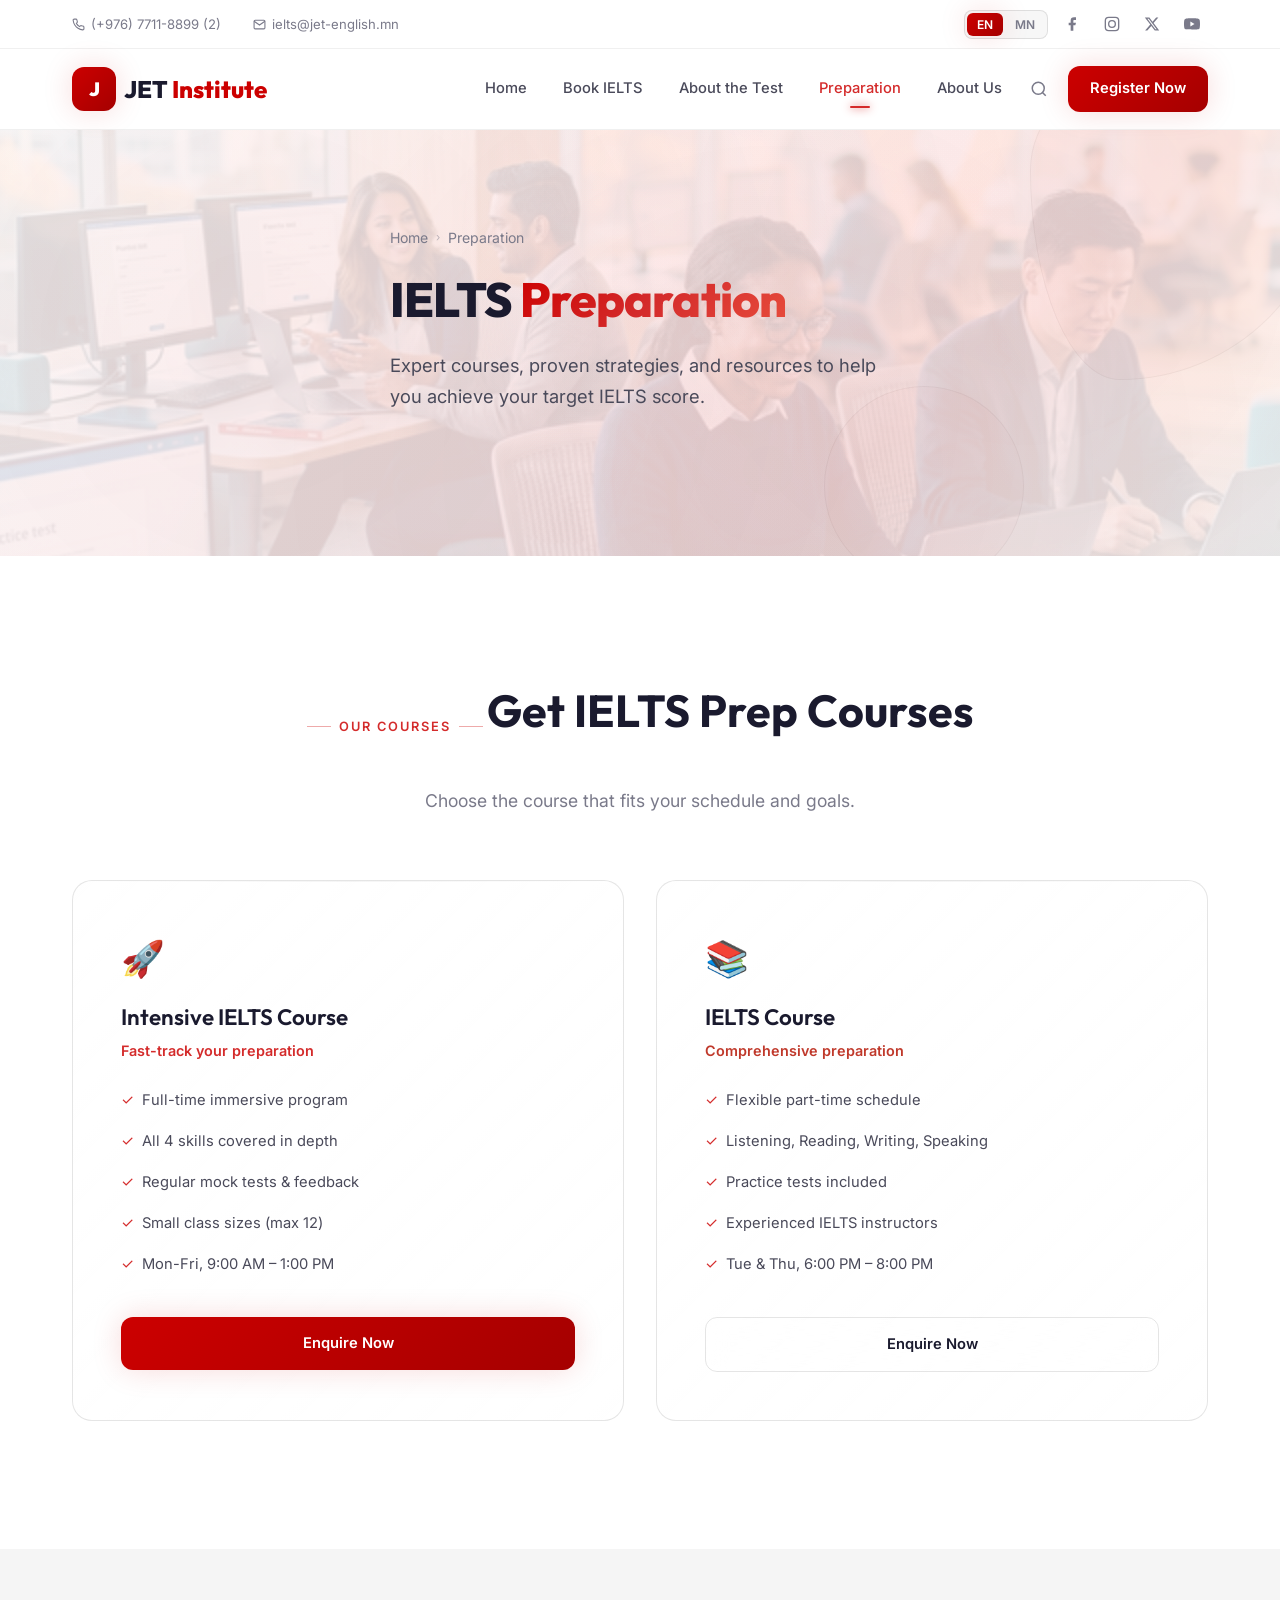
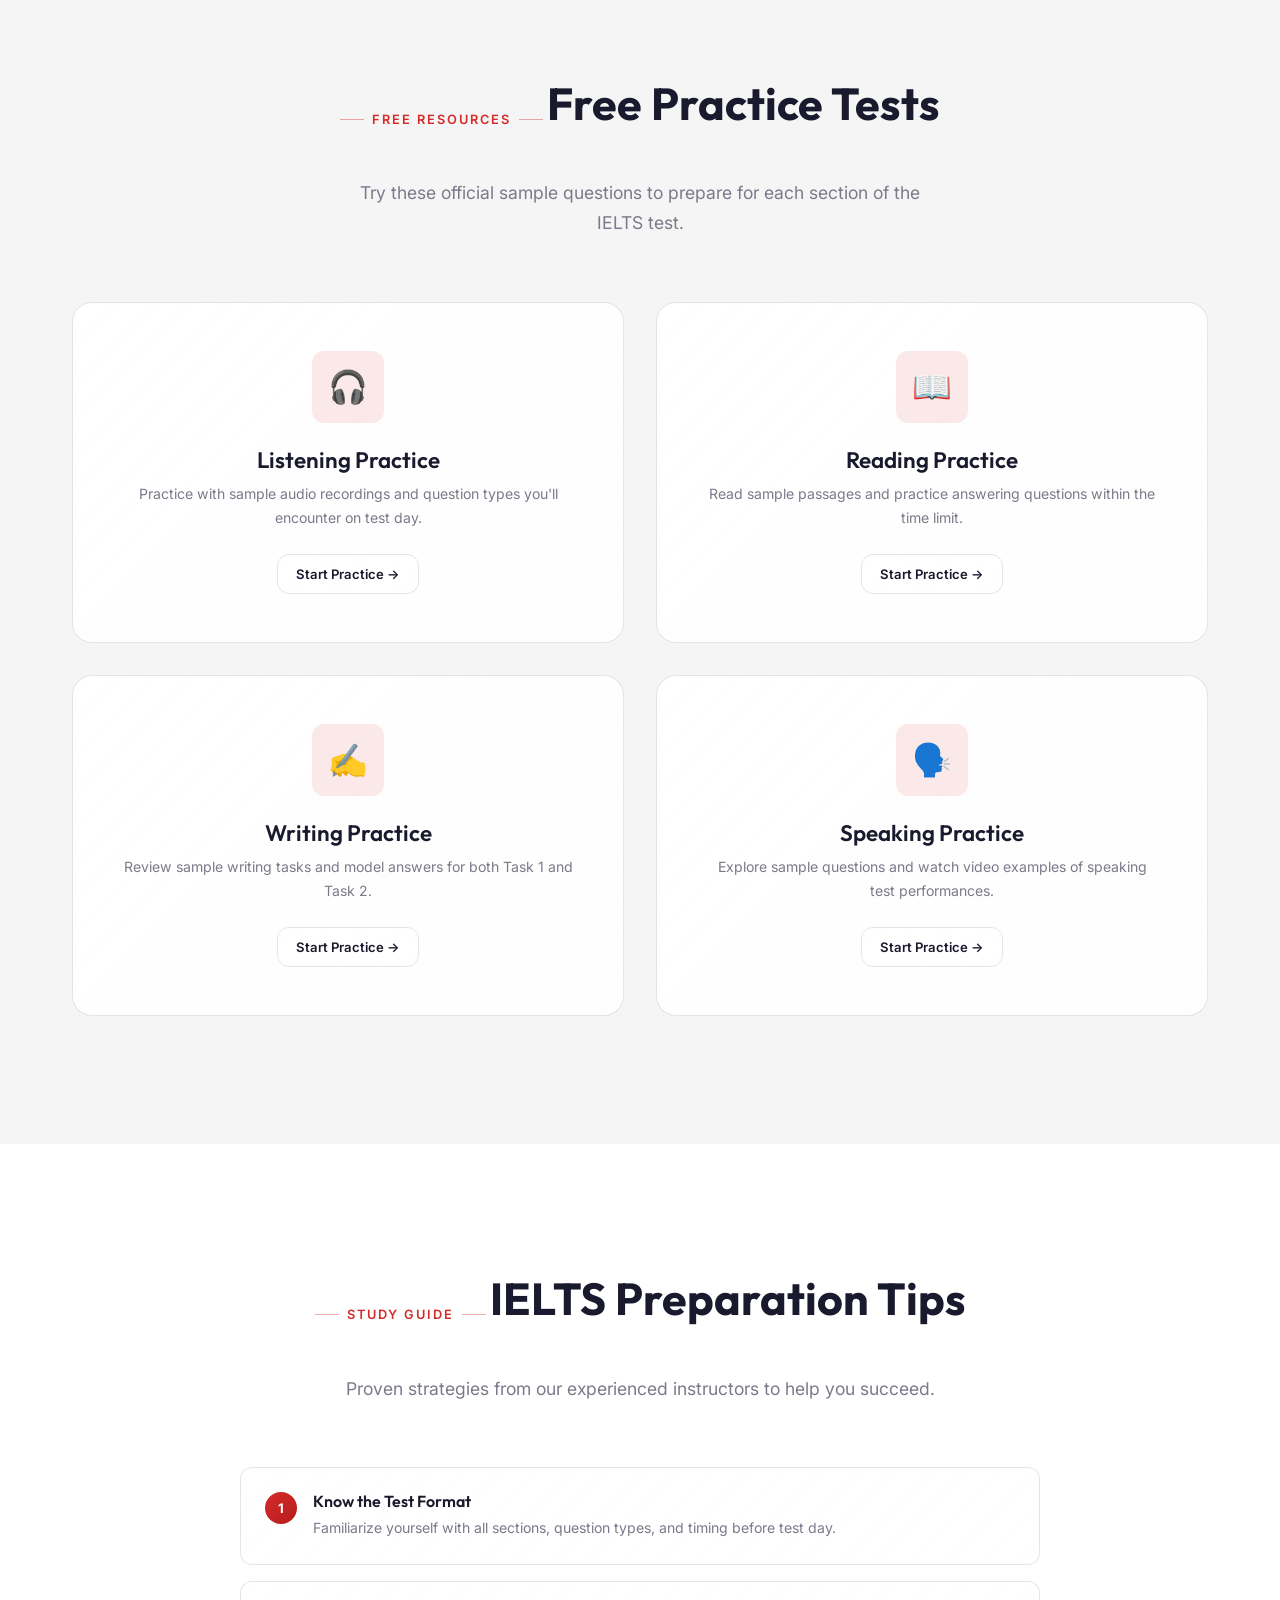
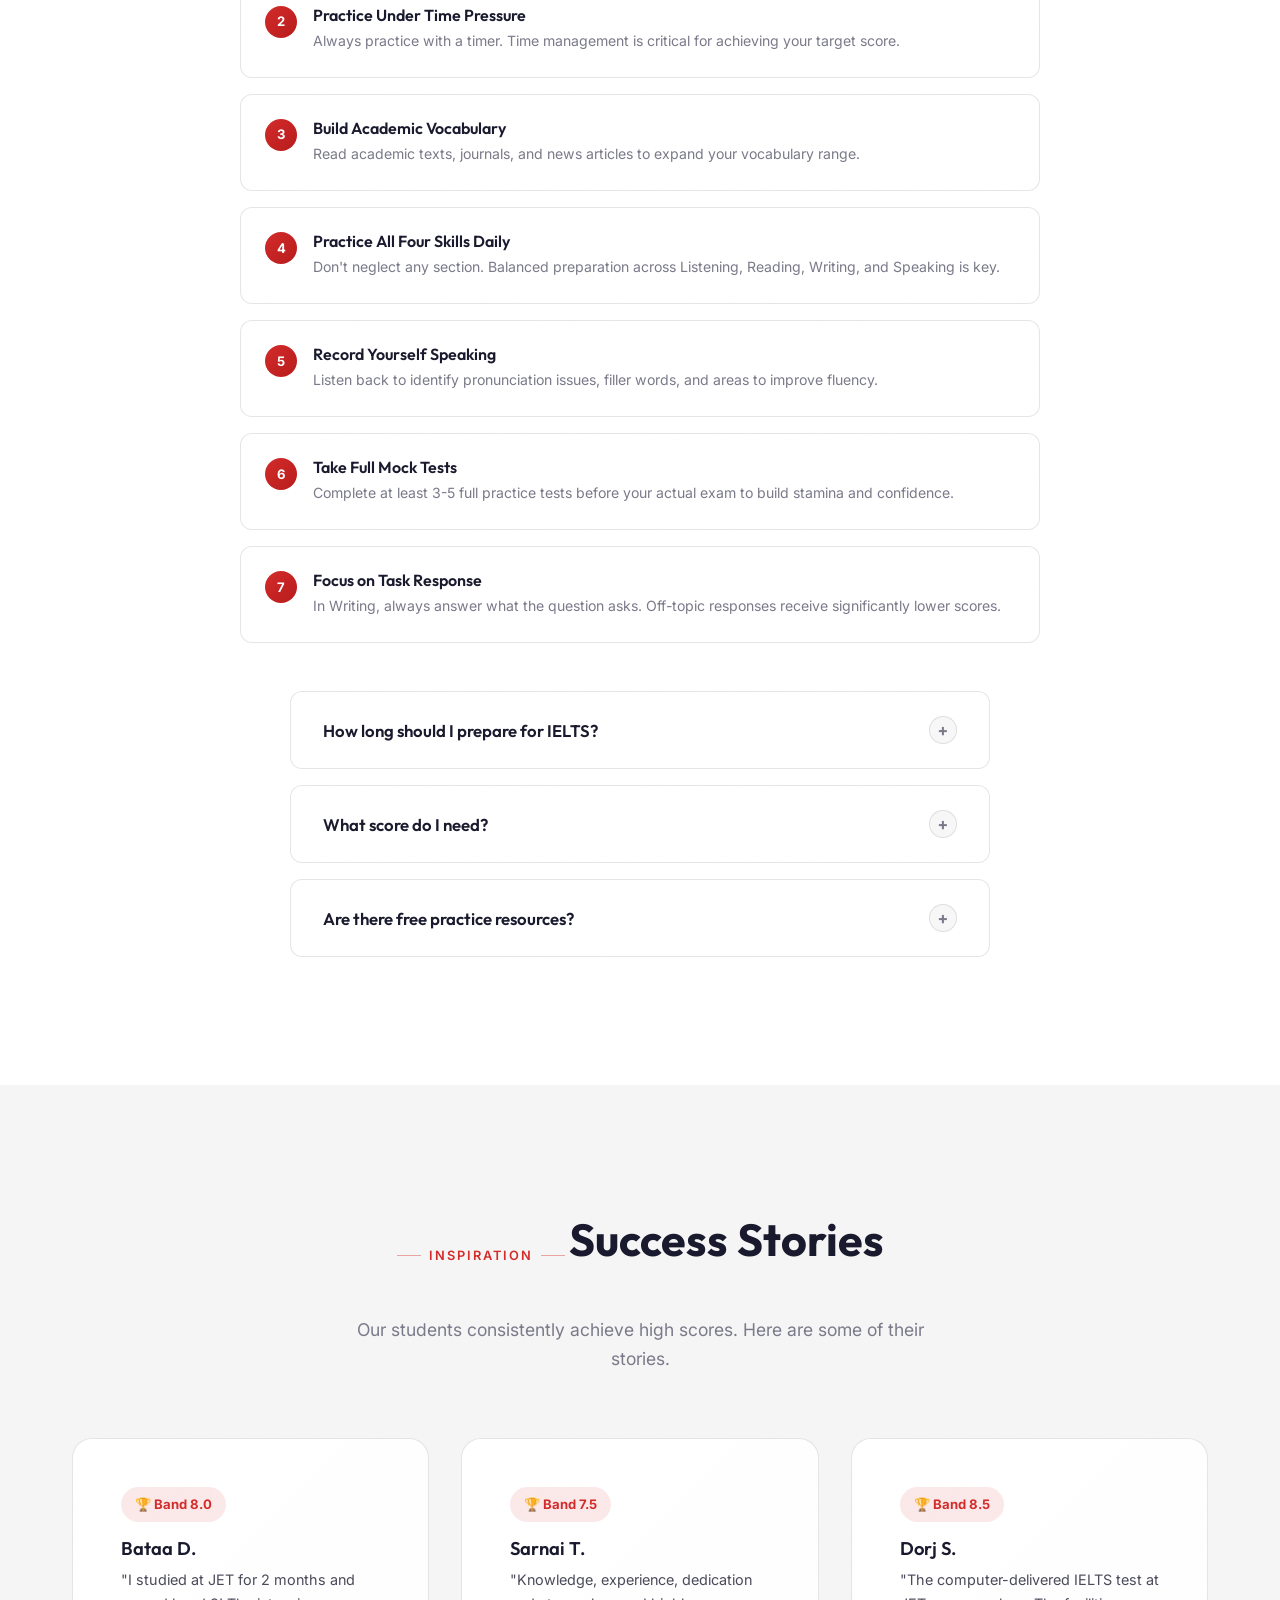
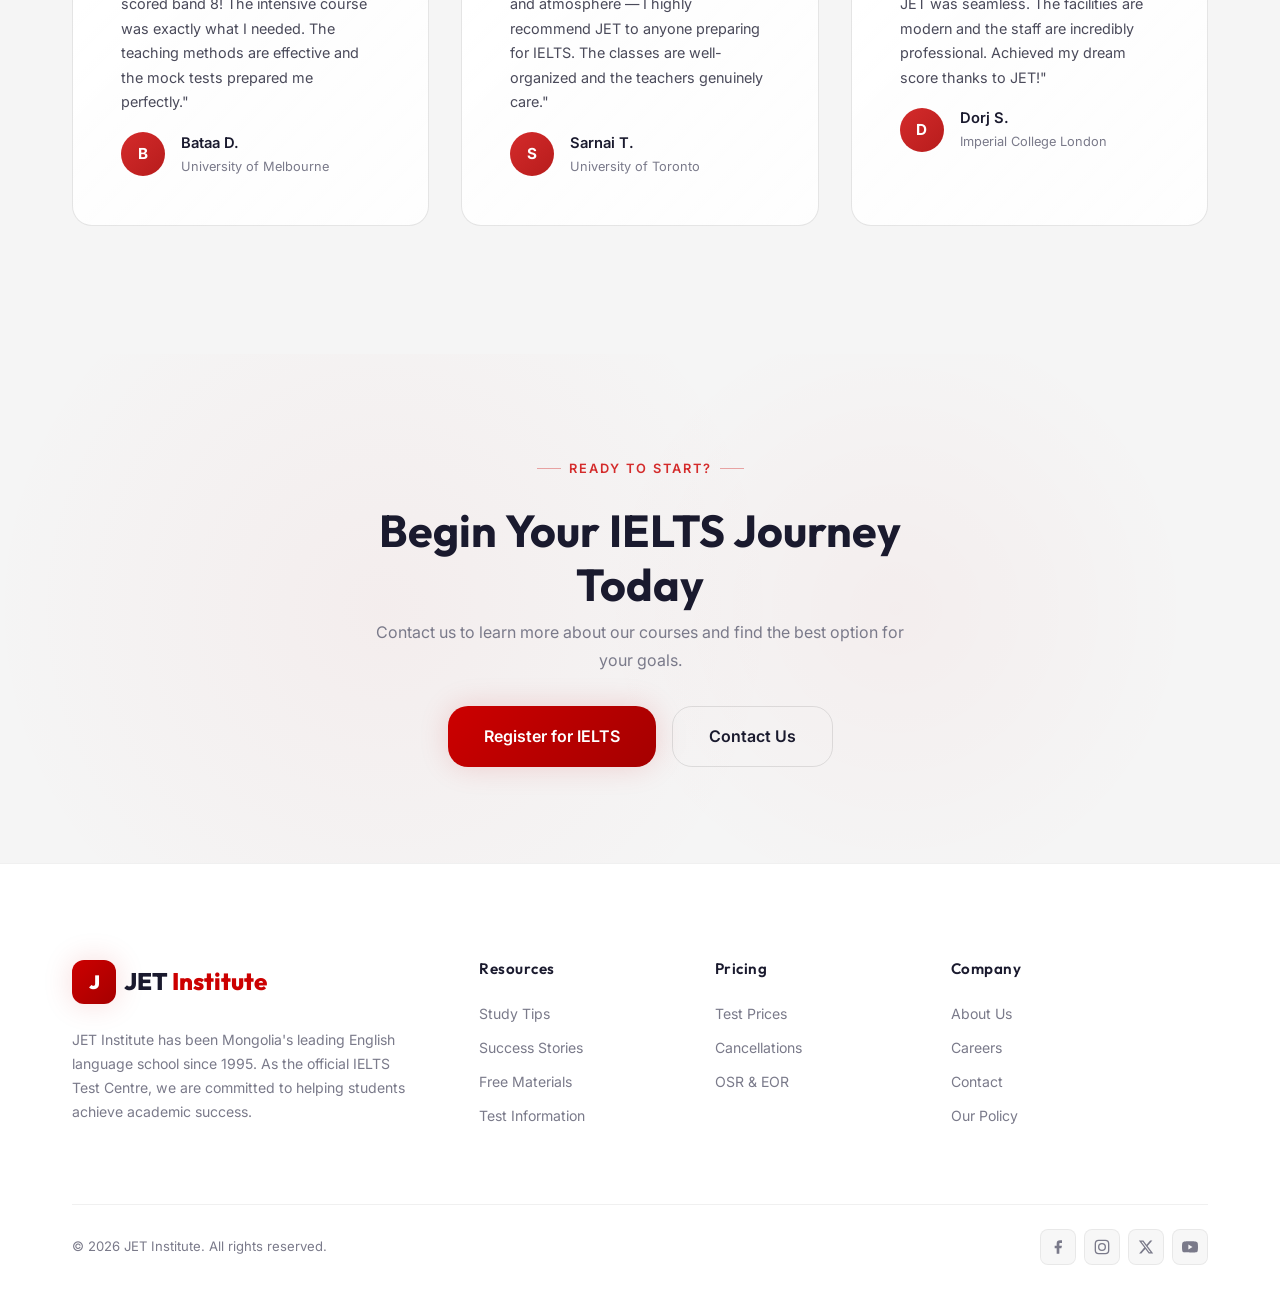
<file: preparation.html>
<!DOCTYPE html>
<html lang="en">
<head>
  <meta charset="UTF-8">
  <meta name="viewport" content="width=device-width, initial-scale=1.0">
  <meta name="description" content="Prepare for your IELTS test with JET Institute Mongolia. IELTS courses, study tips, practice resources, and success stories.">
  <title>IELTS Preparation | JET Institute</title>
  <link rel="stylesheet" href="css/style.css">
  <link rel="icon" type="image/png" href="images/favicon.png">
</head>
<body>

  <!-- Top Bar -->
  <div class="top-bar">
    <div class="container">
      <div class="top-bar-left">
        <a href="tel:+97677118899">
          <svg width="13" height="13" viewBox="0 0 24 24" fill="none" stroke="currentColor" stroke-width="2"><path d="M22 16.92v3a2 2 0 0 1-2.18 2 19.79 19.79 0 0 1-8.63-3.07 19.5 19.5 0 0 1-6-6 19.79 19.79 0 0 1-3.07-8.67A2 2 0 0 1 4.11 2h3a2 2 0 0 1 2 1.72c.127.96.361 1.903.7 2.81a2 2 0 0 1-.45 2.11L8.09 9.91a16 16 0 0 0 6 6l1.27-1.27a2 2 0 0 1 2.11-.45c.907.339 1.85.573 2.81.7A2 2 0 0 1 22 16.92z"/></svg>
          (+976) 7711-8899 (2)
        </a>
        <a href="mailto:ielts@jet-english.mn">
          <svg width="13" height="13" viewBox="0 0 24 24" fill="none" stroke="currentColor" stroke-width="2"><path d="M4 4h16c1.1 0 2 .9 2 2v12c0 1.1-.9 2-2 2H4c-1.1 0-2-.9-2-2V6c0-1.1.9-2 2-2z"/><polyline points="22,6 12,13 2,6"/></svg>
          ielts@jet-english.mn
        </a>
      </div>
      <div class="top-bar-right">
        <div class="lang-switch"><button class="lang-btn active">EN</button><button class="lang-btn">MN</button></div>
        <a href="https://facebook.com/jetinstitute" class="social-link" aria-label="Facebook" target="_blank"><svg width="16" height="16" viewBox="0 0 24 24" fill="currentColor"><path d="M18 2h-3a5 5 0 0 0-5 5v3H7v4h3v8h4v-8h3l1-4h-4V7a1 1 0 0 1 1-1h3z"/></svg></a>
        <a href="https://instagram.com/jetinstitute" class="social-link" aria-label="Instagram" target="_blank"><svg width="16" height="16" viewBox="0 0 24 24" fill="none" stroke="currentColor" stroke-width="2"><rect x="2" y="2" width="20" height="20" rx="5" ry="5"/><circle cx="12" cy="12" r="5"/></svg></a>
        <a href="#" class="social-link" aria-label="Twitter" target="_blank"><svg width="16" height="16" viewBox="0 0 24 24" fill="currentColor"><path d="M18.244 2.25h3.308l-7.227 8.26 8.502 11.24H16.17l-5.214-6.817L4.99 21.75H1.68l7.73-8.835L1.254 2.25H8.08l4.713 6.231zm-1.161 17.52h1.833L7.084 4.126H5.117z"/></svg></a>
        <a href="#" class="social-link" aria-label="YouTube" target="_blank"><svg width="16" height="16" viewBox="0 0 24 24" fill="currentColor"><path d="M23.498 6.186a3.016 3.016 0 0 0-2.122-2.136C19.505 3.545 12 3.545 12 3.545s-7.505 0-9.377.505A3.017 3.017 0 0 0 .502 6.186C0 8.07 0 12 0 12s0 3.93.502 5.814a3.016 3.016 0 0 0 2.122 2.136c1.871.505 9.376.505 9.376.505s7.505 0 9.377-.505a3.015 3.015 0 0 0 2.122-2.136C24 15.93 24 12 24 12s0-3.93-.502-5.814zM9.545 15.568V8.432L15.818 12l-6.273 3.568z"/></svg></a>
      </div>
    </div>
  </div>

  <!-- Header -->
  <header class="header" id="header">
    <div class="container">
      <a href="index.html" class="logo"><div class="logo-icon">J</div><div>JET <span>Institute</span></div></a>
      <nav class="nav" id="nav">
        <a href="index.html" class="nav-link" data-i18n="nav.home">Home</a>
        <a href="book-ielts.html" class="nav-link" data-i18n="nav.book">Book IELTS</a>
        <a href="about-test.html" class="nav-link" data-i18n="nav.about_test">About the Test</a>
        <a href="preparation.html" class="nav-link active" data-i18n="nav.preparation">Preparation</a>
        <a href="about.html" class="nav-link" data-i18n="nav.about">About Us</a>
        <button class="search-toggle" aria-label="Search"><svg width="18" height="18" viewBox="0 0 24 24" fill="none" stroke="currentColor" stroke-width="2"><circle cx="11" cy="11" r="8"/><line x1="21" y1="21" x2="16.65" y2="16.65"/></svg></button>
        <a href="https://ieltsregistration.britishcouncil.org/orsnbc/?organisation=JET" class="nav-link cta" target="_blank" data-i18n="nav.register">Register Now</a>
      </nav>
      <button class="hamburger" id="hamburger" aria-label="Menu"><span></span><span></span><span></span></button>
    </div>
  </header>
  <div class="nav-overlay" id="nav-overlay"></div>

  <!-- Search Overlay -->
  <div class="search-overlay" id="search-overlay">
    <div class="search-box">
      <svg width="20" height="20" viewBox="0 0 24 24" fill="none" stroke="currentColor" stroke-width="2" style="margin-left:12px;color:var(--text-muted);flex-shrink:0"><circle cx="11" cy="11" r="8"/><line x1="21" y1="21" x2="16.65" y2="16.65"/></svg>
      <input type="text" placeholder="Search for courses, test dates, tips...">
      <button class="search-close" aria-label="Close search"><svg width="20" height="20" viewBox="0 0 24 24" fill="none" stroke="currentColor" stroke-width="2"><line x1="18" y1="6" x2="6" y2="18"/><line x1="6" y1="6" x2="18" y2="18"/></svg></button>
    </div>
  </div>

  <!-- Hero -->
  <section class="hero hero-page">
    <div class="hero-bg" style="background-image: url('images/hero-main.png');"></div>
    <div class="hero-shapes"><div class="hero-shape"></div><div class="hero-shape"></div></div>
    <div class="container">
      <div class="hero-content" data-animate="fade-in-up">
        <div class="breadcrumb"><a href="index.html">Home</a><span class="separator">›</span><span>Preparation</span></div>
        <h1>IELTS <span class="highlight">Preparation</span></h1>
        <p>Expert courses, proven strategies, and resources to help you achieve your target IELTS score.</p>
      </div>
    </div>
  </section>

  <!-- Our Courses -->
  <section class="section" id="courses">
    <div class="container">
      <div class="section-header" data-animate="fade-in-up">
        <div class="section-label">Our Courses</div>
        <h2>Get IELTS Prep Courses</h2>
        <p>Choose the course that fits your schedule and goals.</p>
      </div>

      <div class="grid-2" data-animate="fade-in-up">
        <div class="glass-card">
          <div style="font-size: 2.2rem; margin-bottom: var(--space-md);">🚀</div>
          <h3 style="margin-bottom: var(--space-sm);">Intensive IELTS Course</h3>
          <p style="color: var(--accent-teal); font-weight: 600; margin-bottom: var(--space-md); font-size: 0.9rem;">Fast-track your preparation</p>
          <ul style="list-style: none; margin-bottom: var(--space-xl);">
            <li style="padding: 8px 0; display: flex; align-items: center; gap: 8px; color: var(--text-secondary); font-size: 0.92rem;"><span style="color: var(--accent-teal);">✓</span> Full-time immersive program</li>
            <li style="padding: 8px 0; display: flex; align-items: center; gap: 8px; color: var(--text-secondary); font-size: 0.92rem;"><span style="color: var(--accent-teal);">✓</span> All 4 skills covered in depth</li>
            <li style="padding: 8px 0; display: flex; align-items: center; gap: 8px; color: var(--text-secondary); font-size: 0.92rem;"><span style="color: var(--accent-teal);">✓</span> Regular mock tests & feedback</li>
            <li style="padding: 8px 0; display: flex; align-items: center; gap: 8px; color: var(--text-secondary); font-size: 0.92rem;"><span style="color: var(--accent-teal);">✓</span> Small class sizes (max 12)</li>
            <li style="padding: 8px 0; display: flex; align-items: center; gap: 8px; color: var(--text-secondary); font-size: 0.92rem;"><span style="color: var(--accent-teal);">✓</span> Mon-Fri, 9:00 AM – 1:00 PM</li>
          </ul>
          <a href="about.html#contact" class="btn btn-primary" style="width: 100%; justify-content: center;">Enquire Now</a>
        </div>

        <div class="glass-card">
          <div style="font-size: 2.2rem; margin-bottom: var(--space-md);">📚</div>
          <h3 style="margin-bottom: var(--space-sm);">IELTS Course</h3>
          <p style="color: var(--accent-blue); font-weight: 600; margin-bottom: var(--space-md); font-size: 0.9rem;">Comprehensive preparation</p>
          <ul style="list-style: none; margin-bottom: var(--space-xl);">
            <li style="padding: 8px 0; display: flex; align-items: center; gap: 8px; color: var(--text-secondary); font-size: 0.92rem;"><span style="color: var(--accent-teal);">✓</span> Flexible part-time schedule</li>
            <li style="padding: 8px 0; display: flex; align-items: center; gap: 8px; color: var(--text-secondary); font-size: 0.92rem;"><span style="color: var(--accent-teal);">✓</span> Listening, Reading, Writing, Speaking</li>
            <li style="padding: 8px 0; display: flex; align-items: center; gap: 8px; color: var(--text-secondary); font-size: 0.92rem;"><span style="color: var(--accent-teal);">✓</span> Practice tests included</li>
            <li style="padding: 8px 0; display: flex; align-items: center; gap: 8px; color: var(--text-secondary); font-size: 0.92rem;"><span style="color: var(--accent-teal);">✓</span> Experienced IELTS instructors</li>
            <li style="padding: 8px 0; display: flex; align-items: center; gap: 8px; color: var(--text-secondary); font-size: 0.92rem;"><span style="color: var(--accent-teal);">✓</span> Tue & Thu, 6:00 PM – 8:00 PM</li>
          </ul>
          <a href="about.html#contact" class="btn btn-outline" style="width: 100%; justify-content: center;">Enquire Now</a>
        </div>
      </div>
    </div>
  </section>

  <!-- Free Practice Test -->
  <section class="section section-dark" id="practice">
    <div class="container">
      <div class="section-header" data-animate="fade-in-up">
        <div class="section-label">Free Resources</div>
        <h2>Free Practice Tests</h2>
        <p>Try these official sample questions to prepare for each section of the IELTS test.</p>
      </div>

      <div class="practice-grid" data-animate="fade-in-up">
        <div class="practice-card">
          <div class="practice-icon">🎧</div>
          <h3>Listening Practice</h3>
          <p>Practice with sample audio recordings and question types you'll encounter on test day.</p>
          <a href="https://takeielts.britishcouncil.org/take-ielts/prepare/free-ielts-practice-tests/listening" target="_blank" class="btn btn-sm btn-outline">Start Practice →</a>
        </div>
        <div class="practice-card">
          <div class="practice-icon">📖</div>
          <h3>Reading Practice</h3>
          <p>Read sample passages and practice answering questions within the time limit.</p>
          <a href="https://takeielts.britishcouncil.org/take-ielts/prepare/free-ielts-practice-tests/reading" target="_blank" class="btn btn-sm btn-outline">Start Practice →</a>
        </div>
        <div class="practice-card">
          <div class="practice-icon">✍️</div>
          <h3>Writing Practice</h3>
          <p>Review sample writing tasks and model answers for both Task 1 and Task 2.</p>
          <a href="https://takeielts.britishcouncil.org/take-ielts/prepare/free-ielts-practice-tests/writing" target="_blank" class="btn btn-sm btn-outline">Start Practice →</a>
        </div>
        <div class="practice-card">
          <div class="practice-icon">🗣️</div>
          <h3>Speaking Practice</h3>
          <p>Explore sample questions and watch video examples of speaking test performances.</p>
          <a href="https://takeielts.britishcouncil.org/take-ielts/prepare/free-ielts-practice-tests/speaking" target="_blank" class="btn btn-sm btn-outline">Start Practice →</a>
        </div>
      </div>
    </div>
  </section>

  <!-- Study Guide -->
  <section class="section" id="tips">
    <div class="container">
      <div class="section-header" data-animate="fade-in-up">
        <div class="section-label">Study Guide</div>
        <h2>IELTS Preparation Tips</h2>
        <p>Proven strategies from our experienced instructors to help you succeed.</p>
      </div>

      <div style="max-width: 800px; margin: 0 auto;" data-animate="fade-in-up">
        <ul class="study-guide-list">
          <li>
            <div class="tip-number">1</div>
            <div class="tip-content">
              <h4>Know the Test Format</h4>
              <p>Familiarize yourself with all sections, question types, and timing before test day.</p>
            </div>
          </li>
          <li>
            <div class="tip-number">2</div>
            <div class="tip-content">
              <h4>Practice Under Time Pressure</h4>
              <p>Always practice with a timer. Time management is critical for achieving your target score.</p>
            </div>
          </li>
          <li>
            <div class="tip-number">3</div>
            <div class="tip-content">
              <h4>Build Academic Vocabulary</h4>
              <p>Read academic texts, journals, and news articles to expand your vocabulary range.</p>
            </div>
          </li>
          <li>
            <div class="tip-number">4</div>
            <div class="tip-content">
              <h4>Practice All Four Skills Daily</h4>
              <p>Don't neglect any section. Balanced preparation across Listening, Reading, Writing, and Speaking is key.</p>
            </div>
          </li>
          <li>
            <div class="tip-number">5</div>
            <div class="tip-content">
              <h4>Record Yourself Speaking</h4>
              <p>Listen back to identify pronunciation issues, filler words, and areas to improve fluency.</p>
            </div>
          </li>
          <li>
            <div class="tip-number">6</div>
            <div class="tip-content">
              <h4>Take Full Mock Tests</h4>
              <p>Complete at least 3-5 full practice tests before your actual exam to build stamina and confidence.</p>
            </div>
          </li>
          <li>
            <div class="tip-number">7</div>
            <div class="tip-content">
              <h4>Focus on Task Response</h4>
              <p>In Writing, always answer what the question asks. Off-topic responses receive significantly lower scores.</p>
            </div>
          </li>
        </ul>
      </div>

      <!-- Additional FAQ -->
      <div style="max-width: 700px; margin: var(--space-2xl) auto 0;" data-animate="fade-in-up">
        <div class="accordion">
          <div class="accordion-item">
            <button class="accordion-header">How long should I prepare for IELTS?<span class="accordion-icon">+</span></button>
            <div class="accordion-content">
              <div class="accordion-body">
                <p>This depends on your current English level and target score. Generally, we recommend 1–3 months of focused preparation. Our intensive course is ideal for those with limited time, while the regular IELTS course suits those who prefer a steady pace.</p>
              </div>
            </div>
          </div>
          <div class="accordion-item">
            <button class="accordion-header">What score do I need?<span class="accordion-icon">+</span></button>
            <div class="accordion-content">
              <div class="accordion-body">
                <p>Score requirements vary by institution and purpose. Universities typically require Band 6.0–7.5. Immigration usually requires Band 6.0–7.0. Check with your target institution or immigration authority for specific requirements.</p>
              </div>
            </div>
          </div>
          <div class="accordion-item">
            <button class="accordion-header">Are there free practice resources?<span class="accordion-icon">+</span></button>
            <div class="accordion-content">
              <div class="accordion-body">
                <p>Yes! The British Council offers free sample tests, videos, and preparation materials at <strong>takeielts.britishcouncil.org</strong>. Our instructors also recommend specific online resources during our courses.</p>
              </div>
            </div>
          </div>
        </div>
      </div>
    </div>
  </section>

  <!-- Success Stories -->
  <section class="section section-dark" id="stories">
    <div class="container">
      <div class="section-header" data-animate="fade-in-up">
        <div class="section-label">Inspiration</div>
        <h2>Success Stories</h2>
        <p>Our students consistently achieve high scores. Here are some of their stories.</p>
      </div>

      <div class="grid-3" data-animate="fade-in-up">
        <div class="story-card">
          <div class="story-score">🏆 Band 8.0</div>
          <h4 style="margin-bottom: var(--space-sm);">Bataa D.</h4>
          <p style="font-size: 0.9rem;">"I studied at JET for 2 months and scored band 8! The intensive course was exactly what I needed. The teaching methods are effective and the mock tests prepared me perfectly."</p>
          <div class="testimonial-author" style="margin-top:var(--space-md)">
            <div class="testimonial-avatar">B</div>
            <div>
              <div class="testimonial-name">Bataa D.</div>
              <div class="testimonial-role">University of Melbourne</div>
            </div>
          </div>
        </div>
        <div class="story-card">
          <div class="story-score">🏆 Band 7.5</div>
          <h4 style="margin-bottom: var(--space-sm);">Sarnai T.</h4>
          <p style="font-size: 0.9rem;">"Knowledge, experience, dedication and atmosphere — I highly recommend JET to anyone preparing for IELTS. The classes are well-organized and the teachers genuinely care."</p>
          <div class="testimonial-author" style="margin-top:var(--space-md)">
            <div class="testimonial-avatar">S</div>
            <div>
              <div class="testimonial-name">Sarnai T.</div>
              <div class="testimonial-role">University of Toronto</div>
            </div>
          </div>
        </div>
        <div class="story-card">
          <div class="story-score">🏆 Band 8.5</div>
          <h4 style="margin-bottom: var(--space-sm);">Dorj S.</h4>
          <p style="font-size: 0.9rem;">"The computer-delivered IELTS test at JET was seamless. The facilities are modern and the staff are incredibly professional. Achieved my dream score thanks to JET!"</p>
          <div class="testimonial-author" style="margin-top:var(--space-md)">
            <div class="testimonial-avatar">D</div>
            <div>
              <div class="testimonial-name">Dorj S.</div>
              <div class="testimonial-role">Imperial College London</div>
            </div>
          </div>
        </div>
      </div>
    </div>
  </section>

  <!-- CTA -->
  <section class="newsletter-section">
    <div class="container">
      <div class="newsletter-inner" data-animate="fade-in-up">
        <div class="section-label">Ready to Start?</div>
        <h2>Begin Your IELTS Journey Today</h2>
        <p>Contact us to learn more about our courses and find the best option for your goals.</p>
        <div style="display: flex; gap: var(--space-md); justify-content: center; flex-wrap: wrap; margin-top: var(--space-lg);">
          <a href="https://ieltsregistration.britishcouncil.org/orsnbc/?organisation=JET" class="btn btn-primary btn-lg" target="_blank">Register for IELTS</a>
          <a href="about.html#contact" class="btn btn-outline btn-lg">Contact Us</a>
        </div>
      </div>
    </div>
  </section>

  <!-- Footer -->
  <footer class="footer">
    <div class="container">
      <div class="footer-grid">
        <div class="footer-brand">
          <a href="index.html" class="logo"><div class="logo-icon">J</div><div>JET <span>Institute</span></div></a>
          <p>JET Institute has been Mongolia's leading English language school since 1995. As the official IELTS Test Centre, we are committed to helping students achieve academic success.</p>
        </div>
        <div>
          <h4>Resources</h4>
          <div class="footer-links">
            <a href="preparation.html#tips">Study Tips</a>
            <a href="preparation.html#stories">Success Stories</a>
            <a href="preparation.html#courses">Free Materials</a>
            <a href="about-test.html">Test Information</a>
          </div>
        </div>
        <div>
          <h4>Pricing</h4>
          <div class="footer-links">
            <a href="book-ielts.html#fees">Test Prices</a>
            <a href="book-ielts.html#fees">Cancellations</a>
            <a href="about-test.html#osr">OSR & EOR</a>
          </div>
        </div>
        <div>
          <h4>Company</h4>
          <div class="footer-links">
            <a href="about.html">About Us</a>
            <a href="about.html#careers">Careers</a>
            <a href="about.html#contact">Contact</a>
            <a href="about.html#policy">Our Policy</a>
          </div>
        </div>
      </div>
      <div class="footer-bottom">
        <span>© 2026 JET Institute. All rights reserved.</span>
        <div class="footer-social">
          <a href="https://facebook.com/jetinstitute" aria-label="Facebook" target="_blank"><svg width="16" height="16" viewBox="0 0 24 24" fill="currentColor"><path d="M18 2h-3a5 5 0 0 0-5 5v3H7v4h3v8h4v-8h3l1-4h-4V7a1 1 0 0 1 1-1h3z"/></svg></a>
          <a href="https://instagram.com/jetinstitute" aria-label="Instagram" target="_blank"><svg width="16" height="16" viewBox="0 0 24 24" fill="none" stroke="currentColor" stroke-width="2"><rect x="2" y="2" width="20" height="20" rx="5" ry="5"/><circle cx="12" cy="12" r="5"/></svg></a>
          <a href="#" aria-label="Twitter" target="_blank"><svg width="16" height="16" viewBox="0 0 24 24" fill="currentColor"><path d="M18.244 2.25h3.308l-7.227 8.26 8.502 11.24H16.17l-5.214-6.817L4.99 21.75H1.68l7.73-8.835L1.254 2.25H8.08l4.713 6.231zm-1.161 17.52h1.833L7.084 4.126H5.117z"/></svg></a>
          <a href="#" aria-label="YouTube" target="_blank"><svg width="16" height="16" viewBox="0 0 24 24" fill="currentColor"><path d="M23.498 6.186a3.016 3.016 0 0 0-2.122-2.136C19.505 3.545 12 3.545 12 3.545s-7.505 0-9.377.505A3.017 3.017 0 0 0 .502 6.186C0 8.07 0 12 0 12s0 3.93.502 5.814a3.016 3.016 0 0 0 2.122 2.136c1.871.505 9.376.505 9.376.505s7.505 0 9.377-.505a3.015 3.015 0 0 0 2.122-2.136C24 15.93 24 12 24 12s0-3.93-.502-5.814zM9.545 15.568V8.432L15.818 12l-6.273 3.568z"/></svg></a>
        </div>
      </div>
    </div>
  </footer>

  <button class="scroll-top" aria-label="Scroll to top">↑</button>


  <script src="js/translations.js"></script>
  <script src="js/script.js"></script>
    <!-- Chatbase Chatbot -->
    <script>
    (function(){if(!window.chatbase||window.chatbase("getState")!=="initialized"){window.chatbase=(...arguments)=>{if(!window.chatbase.q){window.chatbase.q=[]}window.chatbase.q.push(arguments)};window.chatbase=new Proxy(window.chatbase,{get(target,prop){if(prop==="q"){return target.q}return(...args)=>target(prop,...args)}})}const onLoad=function(){const script=document.createElement("script");script.src="https://www.chatbase.co/embed.min.js";script.id="ytJWlCoYUFz3FrdeQ30_n";script.domain="www.chatbase.co";document.body.appendChild(script)};if(document.readyState==="complete"){onLoad()}else{window.addEventListener("load",onLoad)}})();
    </script>
</body>
</html>
</file>
<file: css/style.css>
/* ============================================
   JET INSTITUTE — Modern Premium Design System
   ============================================ */

/* --- Google Fonts --- */
@import url('https://fonts.googleapis.com/css2?family=Inter:wght@300;400;500;600;700;800;900&family=Outfit:wght@400;500;600;700;800;900&display=swap');

/* --- CSS Custom Properties --- */
:root {
  /* Core palette */
  --bg-primary: #ffffff;
  --bg-secondary: #f5f5f5;
  --bg-card: rgba(255, 255, 255, 0.9);
  --bg-glass: rgba(0, 0, 0, 0.03);
  --bg-glass-hover: rgba(0, 0, 0, 0.06);

  /* Accent colors */
  --accent-teal: #d42b2b;
  --accent-teal-dim: rgba(212, 43, 43, 0.1);
  --accent-coral: #cc0000;
  --accent-coral-dim: rgba(204, 0, 0, 0.1);
  --accent-gold: #d4a017;
  --accent-blue: #c0392b;
  --accent-purple: #e74c3c;

  /* Text colors */
  --text-primary: #1a1a2e;
  --text-secondary: #4a4a5a;
  --text-muted: #7a7a8a;
  --text-white: #ffffff;

  /* Borders */
  --border-subtle: rgba(0, 0, 0, 0.06);
  --border-glass: rgba(0, 0, 0, 0.1);
  --border-glow-teal: rgba(212, 43, 43, 0.3);
  --border-glow-coral: rgba(204, 0, 0, 0.3);

  /* Gradients */
  --gradient-hero: linear-gradient(135deg, #ffffff 0%, #fff5f5 40%, #fff0f0 70%, #ffffff 100%);
  --gradient-teal: linear-gradient(135deg, #d42b2b 0%, #b71c1c 100%);
  --gradient-coral: linear-gradient(135deg, #cc0000 0%, #a50000 100%);
  --gradient-card: linear-gradient(135deg, rgba(255,255,255,0.95) 0%, rgba(255,255,255,0.85) 100%);
  --gradient-navy: linear-gradient(135deg, #f5f5f5 0%, #eeeeee 100%);
  --gradient-text: linear-gradient(135deg, #cc0000 0%, #d42b2b 50%, #e74c3c 100%);
  --gradient-glow: radial-gradient(600px circle at var(--mouse-x, 50%) var(--mouse-y, 50%), rgba(212, 43, 43, 0.04), transparent 40%);

  /* Typography */
  --font-display: 'Outfit', sans-serif;
  --font-body: 'Inter', sans-serif;

  /* Spacing */
  --space-xs: 0.25rem;
  --space-sm: 0.5rem;
  --space-md: 1rem;
  --space-lg: 1.5rem;
  --space-xl: 2rem;
  --space-2xl: 3rem;
  --space-3xl: 4rem;
  --space-4xl: 6rem;
  --space-5xl: 8rem;

  /* Radius */
  --radius-sm: 8px;
  --radius-md: 12px;
  --radius-lg: 20px;
  --radius-xl: 28px;
  --radius-full: 50%;

  /* Shadows */
  --shadow-sm: 0 2px 8px rgba(0, 0, 0, 0.06);
  --shadow-md: 0 4px 20px rgba(0, 0, 0, 0.08);
  --shadow-lg: 0 8px 40px rgba(0, 0, 0, 0.1);
  --shadow-xl: 0 20px 60px rgba(0, 0, 0, 0.12);
  --shadow-glow-teal: 0 0 30px rgba(212, 43, 43, 0.15);
  --shadow-glow-coral: 0 0 30px rgba(204, 0, 0, 0.15);
  --shadow-inner: inset 0 1px 0 rgba(255, 255, 255, 0.8);

  /* Transitions */
  --transition-fast: 0.15s cubic-bezier(0.4, 0, 0.2, 1);
  --transition-base: 0.3s cubic-bezier(0.4, 0, 0.2, 1);
  --transition-slow: 0.5s cubic-bezier(0.4, 0, 0.2, 1);
  --transition-spring: 0.6s cubic-bezier(0.34, 1.56, 0.64, 1);

  /* Layout */
  --max-width: 1200px;
  --header-height: 80px;
}

/* --- Reset & Base --- */
*, *::before, *::after {
  margin: 0;
  padding: 0;
  box-sizing: border-box;
}

html {
  scroll-behavior: smooth;
  font-size: 16px;
}

body {
  font-family: var(--font-body);
  color: var(--text-secondary);
  background: var(--bg-primary);
  line-height: 1.7;
  -webkit-font-smoothing: antialiased;
  -moz-osx-font-smoothing: grayscale;
  overflow-x: hidden;
  overflow-wrap: break-word;
  word-wrap: break-word;
}

a {
  color: inherit;
  text-decoration: none;
  transition: color var(--transition-fast);
}

img {
  max-width: 100%;
  height: auto;
  display: block;
}

ul, ol { list-style: none; }

button {
  cursor: pointer;
  border: none;
  background: none;
  font-family: inherit;
}

/* --- Typography --- */
h1, h2, h3, h4, h5, h6 {
  font-family: var(--font-display);
  color: var(--text-primary);
  line-height: 1.2;
  font-weight: 700;
}

h1 { font-size: clamp(2.2rem, 5vw, 3.8rem); font-weight: 800; }
h2 { font-size: clamp(1.8rem, 3.5vw, 2.8rem); font-weight: 700; }
h3 { font-size: 1.4rem; font-weight: 600; }
h4 { font-size: 1.15rem; font-weight: 600; }

p {
  margin-bottom: var(--space-md);
  color: var(--text-secondary);
}

.text-gradient {
  background: var(--gradient-text);
  -webkit-background-clip: text;
  -webkit-text-fill-color: transparent;
  background-clip: text;
}

/* --- Layout --- */
.container {
  max-width: var(--max-width);
  margin: 0 auto;
  padding: 0 var(--space-xl);
}

.section {
  padding: var(--space-5xl) 0;
  position: relative;
}

.section-dark {
  background: var(--bg-secondary);
}

.section-header {
  text-align: center;
  margin-bottom: var(--space-3xl);
}

.section-header h2 {
  margin-bottom: var(--space-md);
  position: relative;
  display: inline-block;
}

.section-label {
  display: inline-flex;
  align-items: center;
  gap: var(--space-sm);
  font-size: 0.8rem;
  font-weight: 600;
  text-transform: uppercase;
  letter-spacing: 2px;
  color: var(--accent-teal);
  margin-bottom: var(--space-lg);
}

.section-label::before,
.section-label::after {
  content: '';
  width: 24px;
  height: 1px;
  background: var(--accent-teal);
  opacity: 0.4;
}

.section-header p {
  max-width: 600px;
  margin: var(--space-lg) auto 0;
  font-size: 1.1rem;
  color: var(--text-muted);
}

.grid-2 {
  display: grid;
  grid-template-columns: repeat(2, 1fr);
  gap: var(--space-xl);
}

.grid-3 {
  display: grid;
  grid-template-columns: repeat(3, 1fr);
  gap: var(--space-xl);
}

.grid-4 {
  display: grid;
  grid-template-columns: repeat(4, 1fr);
  gap: var(--space-xl);
}

/* ============================================
   TOP BAR
   ============================================ */
.top-bar {
  background: rgba(255, 255, 255, 0.9);
  border-bottom: 1px solid var(--border-subtle);
  padding: var(--space-sm) 0;
  font-size: 0.82rem;
  backdrop-filter: blur(20px);
}

.top-bar .container {
  display: flex;
  justify-content: space-between;
  align-items: center;
}

.top-bar-left {
  display: flex;
  gap: var(--space-xl);
  align-items: center;
}

.top-bar-left a {
  color: var(--text-muted);
  display: flex;
  align-items: center;
  gap: 6px;
  transition: color var(--transition-fast);
}

.top-bar-left a:hover {
  color: var(--accent-teal);
}

.top-bar-right {
  display: flex;
  gap: var(--space-sm);
  align-items: center;
}

.social-link {
  color: var(--text-muted);
  font-size: 0.9rem;
  transition: all var(--transition-fast);
  width: 32px;
  height: 32px;
  display: flex;
  align-items: center;
  justify-content: center;
  border-radius: var(--radius-sm);
  border: 1px solid transparent;
}

.social-link:hover {
  color: var(--accent-teal);
  border-color: var(--border-glass);
  background: var(--bg-glass);
}

/* ============================================
   HEADER & NAVIGATION
   ============================================ */
.header {
  background: rgba(255, 255, 255, 0.95);
  backdrop-filter: blur(20px);
  position: sticky;
  top: 0;
  z-index: 1000;
  border-bottom: 1px solid var(--border-subtle);
  transition: all var(--transition-base);
}

.header.scrolled {
  background: rgba(255, 255, 255, 0.98);
  box-shadow: 0 4px 30px rgba(0, 0, 0, 0.08);
  border-bottom-color: var(--border-glass);
}

.header .container {
  display: flex;
  justify-content: space-between;
  align-items: center;
  height: var(--header-height);
}

.logo {
  display: flex;
  align-items: center;
  gap: var(--space-sm);
  font-family: var(--font-display);
  font-size: 1.5rem;
  font-weight: 800;
  color: var(--text-primary);
  text-decoration: none;
}

.logo-icon {
  width: 44px;
  height: 44px;
  background: var(--gradient-coral);
  border-radius: var(--radius-md);
  display: flex;
  align-items: center;
  justify-content: center;
  color: var(--text-white);
  font-weight: 900;
  font-size: 1.2rem;
  box-shadow: var(--shadow-glow-coral);
  transition: transform var(--transition-spring);
}

.logo:hover .logo-icon {
  transform: rotate(-5deg) scale(1.05);
}

.logo span {
  color: var(--accent-coral);
}

.nav {
  display: flex;
  align-items: center;
  gap: var(--space-xs);
}

.nav-link {
  padding: var(--space-sm) var(--space-md);
  font-weight: 500;
  font-size: 0.92rem;
  color: var(--text-secondary);
  border-radius: var(--radius-sm);
  transition: all var(--transition-fast);
  position: relative;
}

.nav-link:hover {
  color: var(--text-primary);
  background: var(--bg-glass);
}

.nav-link.active {
  color: var(--accent-teal);
}

.nav-link.active::after {
  content: '';
  position: absolute;
  bottom: 2px;
  left: 50%;
  transform: translateX(-50%);
  width: 20px;
  height: 2px;
  background: var(--accent-teal);
  border-radius: 2px;
  box-shadow: 0 0 8px var(--accent-teal);
}

.nav-link.cta {
  background: var(--gradient-coral);
  color: var(--text-white);
  font-weight: 600;
  padding: 10px 22px;
  border-radius: var(--radius-md);
  box-shadow: var(--shadow-glow-coral);
  margin-left: var(--space-sm);
}

.nav-link.cta:hover {
  transform: translateY(-2px);
  box-shadow: 0 8px 30px rgba(204, 0, 0, 0.3);
}

.hamburger {
  display: none;
  flex-direction: column;
  gap: 5px;
  padding: 8px;
  cursor: pointer;
  z-index: 1001;
}

.hamburger span {
  display: block;
  width: 24px;
  height: 2px;
  background: var(--text-primary);
  border-radius: 2px;
  transition: all var(--transition-base);
}

/* ============================================
   HERO SECTION
   ============================================ */
.hero {
  position: relative;
  min-height: 600px;
  display: flex;
  align-items: center;
  overflow: hidden;
  background: var(--gradient-hero);
}

.hero::before {
  content: '';
  position: absolute;
  inset: 0;
  background:
    radial-gradient(800px circle at 20% 50%, rgba(212, 43, 43, 0.05), transparent),
    radial-gradient(600px circle at 80% 30%, rgba(212, 43, 43, 0.03), transparent),
    radial-gradient(500px circle at 60% 80%, rgba(204, 0, 0, 0.04), transparent);
  z-index: 1;
}

.hero-bg {
  position: absolute;
  inset: 0;
  background-size: cover;
  background-position: center;
  opacity: 0.12;
  z-index: 0;
}

.hero .container {
  position: relative;
  z-index: 2;
}

.hero-content {
  max-width: 650px;
}

/* Floating shapes in hero */
.hero-shapes {
  position: absolute;
  inset: 0;
  z-index: 1;
  pointer-events: none;
  overflow: hidden;
}

.hero-shape {
  position: absolute;
  border-radius: var(--radius-lg);
  border: 1px solid rgba(0, 0, 0, 0.04);
  background: rgba(212, 43, 43, 0.02);
  animation: float 20s ease-in-out infinite;
}

.hero-shape:nth-child(1) {
  width: 300px;
  height: 300px;
  top: -50px;
  right: -50px;
  border-radius: 30% 70% 70% 30% / 30% 30% 70% 70%;
  animation-duration: 18s;
}

.hero-shape:nth-child(2) {
  width: 200px;
  height: 200px;
  bottom: -30px;
  right: 20%;
  border-radius: 50%;
  animation-duration: 22s;
  animation-delay: -5s;
}

.hero-shape:nth-child(3) {
  width: 150px;
  height: 150px;
  top: 30%;
  right: 10%;
  border-radius: 40% 60% 60% 40% / 60% 40% 60% 40%;
  animation-duration: 15s;
  animation-delay: -3s;
}

@keyframes float {
  0%, 100% { transform: translateY(0) rotate(0deg); }
  25% { transform: translateY(-20px) rotate(5deg); }
  50% { transform: translateY(10px) rotate(-3deg); }
  75% { transform: translateY(-15px) rotate(2deg); }
}

.hero-badge {
  display: inline-flex;
  align-items: center;
  gap: var(--space-sm);
  background: var(--bg-glass);
  backdrop-filter: blur(12px);
  padding: 8px 18px;
  border-radius: var(--radius-xl);
  font-size: 0.82rem;
  font-weight: 600;
  margin-bottom: var(--space-xl);
  border: 1px solid var(--border-glass);
  color: var(--accent-teal);
  letter-spacing: 0.5px;
}

.hero h1 {
  color: var(--text-primary);
  line-height: 1.08;
  margin-bottom: var(--space-lg);
  letter-spacing: -0.02em;
}

.hero h1 .highlight {
  background: var(--gradient-text);
  -webkit-background-clip: text;
  -webkit-text-fill-color: transparent;
  background-clip: text;
}

.hero p {
  color: var(--text-secondary);
  font-size: 1.15rem;
  margin-bottom: var(--space-2xl);
  max-width: 500px;
  line-height: 1.7;
}

.hero-actions {
  display: flex;
  gap: var(--space-md);
  flex-wrap: wrap;
}

.hero-stats {
  display: flex;
  gap: var(--space-2xl);
  margin-top: var(--space-3xl);
  padding-top: var(--space-2xl);
  border-top: 1px solid var(--border-subtle);
  flex-wrap: wrap;
}

.hero-stat-item {
  flex: 1 1 140px;
  min-width: 0;
}

.hero-stat-item h3 {
  font-size: 2.2rem;
  font-weight: 800;
  background: var(--gradient-text);
  -webkit-background-clip: text;
  -webkit-text-fill-color: transparent;
  background-clip: text;
}

.hero-stat-item p {
  color: var(--text-muted);
  font-size: 0.85rem;
  margin: 0;
}

/* Page hero (shorter) */
.hero-page {
  min-height: 320px;
  padding: var(--space-4xl) 0;
}

.hero-page h1 {
  font-size: clamp(2rem, 4vw, 3rem);
}

.breadcrumb {
  display: flex;
  align-items: center;
  gap: var(--space-sm);
  color: var(--text-muted);
  font-size: 0.88rem;
  margin-bottom: var(--space-lg);
}

.breadcrumb a {
  color: var(--text-muted);
}

.breadcrumb a:hover {
  color: var(--accent-teal);
}

.breadcrumb .separator {
  font-size: 0.7rem;
  opacity: 0.5;
}

/* ============================================
   BUTTONS
   ============================================ */
.btn {
  display: inline-flex;
  align-items: center;
  justify-content: center;
  gap: var(--space-sm);
  padding: 14px 30px;
  font-family: var(--font-body);
  font-size: 0.92rem;
  font-weight: 600;
  border-radius: var(--radius-md);
  transition: all var(--transition-base);
  cursor: pointer;
  border: none;
  text-decoration: none;
  position: relative;
  overflow: hidden;
}

.btn::before {
  content: '';
  position: absolute;
  inset: 0;
  background: linear-gradient(135deg, rgba(255,255,255,0.3), transparent);
  opacity: 0;
  transition: opacity var(--transition-fast);
}

.btn:hover::before {
  opacity: 1;
}

.btn-primary {
  background: var(--gradient-coral);
  color: var(--text-white);
  box-shadow: var(--shadow-glow-coral);
}

.btn-primary:hover {
  transform: translateY(-3px);
  box-shadow: 0 12px 40px rgba(204, 0, 0, 0.3);
}

.btn-secondary {
  background: var(--gradient-teal);
  color: var(--bg-primary);
  box-shadow: var(--shadow-glow-teal);
  font-weight: 700;
}

.btn-secondary:hover {
  transform: translateY(-3px);
  box-shadow: 0 12px 40px rgba(212, 43, 43, 0.3);
}

.btn-outline {
  background: transparent;
  color: var(--text-primary);
  border: 1px solid var(--border-glass);
  backdrop-filter: blur(10px);
}

.btn-outline:hover {
  background: var(--bg-glass);
  border-color: var(--accent-teal);
  color: var(--accent-teal);
  transform: translateY(-3px);
}

.btn-lg {
  padding: 16px 36px;
  font-size: 1rem;
  border-radius: var(--radius-lg);
}

.btn-sm {
  padding: 8px 18px;
  font-size: 0.82rem;
}

/* ============================================
   GLASS CARDS
   ============================================ */
.glass-card {
  background: var(--gradient-card);
  backdrop-filter: blur(12px);
  border: 1px solid var(--border-glass);
  border-radius: var(--radius-lg);
  padding: var(--space-2xl);
  transition: all var(--transition-base);
  position: relative;
  overflow: hidden;
  word-wrap: break-word;
  overflow-wrap: break-word;
}

.glass-card::before {
  content: '';
  position: absolute;
  top: 0;
  left: 0;
  right: 0;
  height: 1px;
  background: linear-gradient(90deg, transparent, rgba(0,0,0,0.04), transparent);
}

.glass-card:hover {
  border-color: var(--border-glow-teal);
  transform: translateY(-6px);
  box-shadow: var(--shadow-glow-teal);
}

/* Feature Card */
.feature-card {
  text-align: center;
  padding: var(--space-2xl);
  background: var(--gradient-card);
  backdrop-filter: blur(12px);
  border-radius: var(--radius-lg);
  border: 1px solid var(--border-glass);
  transition: all var(--transition-base);
  position: relative;
  overflow: hidden;
}

.feature-card::before {
  content: '';
  position: absolute;
  top: 0;
  left: 0;
  right: 0;
  height: 1px;
  background: linear-gradient(90deg, transparent, rgba(0,0,0,0.03), transparent);
}

.feature-card:hover {
  transform: translateY(-8px);
  border-color: var(--border-glow-teal);
  box-shadow: var(--shadow-glow-teal);
}

.feature-icon {
  width: 64px;
  height: 64px;
  border-radius: var(--radius-md);
  display: flex;
  align-items: center;
  justify-content: center;
  margin: 0 auto var(--space-lg);
  font-size: 1.6rem;
  transition: transform var(--transition-spring);
}

.feature-card:hover .feature-icon {
  transform: scale(1.1) rotate(-3deg);
}

.feature-icon.coral {
  background: var(--accent-coral-dim);
}

.feature-icon.teal {
  background: var(--accent-teal-dim);
}

.feature-icon.navy {
  background: rgba(212, 43, 43, 0.1);
}

.feature-icon.purple {
  background: rgba(204, 0, 0, 0.1);
}

.feature-card h3 {
  margin-bottom: var(--space-sm);
  font-size: 1.2rem;
}

.feature-card p {
  font-size: 0.9rem;
  color: var(--text-muted);
  margin-bottom: var(--space-md);
}

.card-link {
  color: var(--accent-teal);
  font-weight: 600;
  font-size: 0.88rem;
  display: inline-flex;
  align-items: center;
  gap: 6px;
  transition: gap var(--transition-fast), color var(--transition-fast);
}

.card-link:hover {
  gap: 12px;
  color: var(--accent-teal);
}

/* ============================================
   ACCORDION
   ============================================ */
.accordion {
  display: flex;
  flex-direction: column;
  gap: var(--space-md);
}

.accordion-item {
  background: var(--gradient-card);
  border: 1px solid var(--border-glass);
  border-radius: var(--radius-md);
  overflow: hidden;
  transition: all var(--transition-base);
  backdrop-filter: blur(8px);
}

.accordion-item:hover {
  border-color: rgba(0, 0, 0, 0.12);
}

.accordion-item.active {
  border-color: var(--border-glow-teal);
  box-shadow: var(--shadow-glow-teal);
}

.accordion-header {
  width: 100%;
  padding: var(--space-lg) var(--space-xl);
  display: flex;
  justify-content: space-between;
  align-items: center;
  background: none;
  border: none;
  cursor: pointer;
  font-family: var(--font-display);
  font-size: 1.05rem;
  font-weight: 600;
  color: var(--text-primary);
  text-align: left;
  transition: color var(--transition-fast);
}

.accordion-header:hover {
  color: var(--accent-teal);
}

.accordion-icon {
  width: 28px;
  height: 28px;
  border-radius: var(--radius-full);
  background: var(--bg-glass);
  border: 1px solid var(--border-glass);
  display: flex;
  align-items: center;
  justify-content: center;
  font-size: 1.1rem;
  transition: all var(--transition-base);
  flex-shrink: 0;
  color: var(--text-muted);
}

.accordion-item.active .accordion-icon {
  background: var(--gradient-teal);
  color: var(--bg-primary);
  border-color: transparent;
  transform: rotate(45deg);
}

.accordion-content {
  max-height: 0;
  overflow: hidden;
  transition: max-height 0.4s ease;
}

.accordion-body {
  padding: 0 var(--space-xl) var(--space-xl);
  color: var(--text-secondary);
  line-height: 1.8;
}

.accordion-body ul {
  list-style: disc;
  padding-left: var(--space-xl);
  margin-top: var(--space-sm);
}

.accordion-body li {
  margin-bottom: var(--space-sm);
}

/* ============================================
   PRICING TABLE
   ============================================ */
.price-table-wrapper {
  width: 100%;
  overflow-x: auto;
  -webkit-overflow-scrolling: touch;
  border-radius: var(--radius-md);
}

.price-table {
  width: 100%;
  min-width: 420px;
  border-collapse: separate;
  border-spacing: 0;
  border: 1px solid var(--border-glass);
  border-radius: var(--radius-md);
  overflow: hidden;
}

.price-table thead th {
  background: linear-gradient(135deg, rgba(212, 43, 43, 0.08) 0%, rgba(204, 0, 0, 0.04) 100%);
  color: var(--text-primary);
  padding: var(--space-lg);
  font-family: var(--font-display);
  font-weight: 600;
  text-align: left;
  border-bottom: 1px solid var(--border-glass);
}

.price-table tbody td {
  padding: var(--space-md) var(--space-lg);
  border-bottom: 1px solid var(--border-subtle);
  color: var(--text-secondary);
}

.price-table tbody tr:last-child td {
  border-bottom: none;
}

.price-table tbody tr:hover {
  background: var(--bg-glass);
}

.price-highlight {
  font-weight: 700;
  color: var(--accent-coral);
  font-size: 1.05rem;
}

/* ============================================
   TESTIMONIALS
   ============================================ */
.testimonials-wrapper {
  position: relative;
  overflow: hidden;
}

.testimonials-track {
  display: flex;
  transition: transform 0.5s cubic-bezier(0.4, 0, 0.2, 1);
}

.testimonial-slide {
  min-width: 100%;
  display: grid;
  grid-template-columns: repeat(3, 1fr);
  gap: var(--space-xl);
  padding: 0 var(--space-xs);
}

.testimonial-card {
  background: var(--gradient-card);
  border: 1px solid var(--border-glass);
  border-radius: var(--radius-lg);
  padding: var(--space-2xl);
  position: relative;
  transition: all var(--transition-base);
  backdrop-filter: blur(8px);
}

.testimonial-card:hover {
  transform: translateY(-4px);
  border-color: var(--border-glow-teal);
  box-shadow: var(--shadow-glow-teal);
}

.testimonial-card::before {
  content: '"';
  font-family: var(--font-display);
  font-size: 4rem;
  background: var(--gradient-text);
  -webkit-background-clip: text;
  -webkit-text-fill-color: transparent;
  background-clip: text;
  opacity: 0.3;
  position: absolute;
  top: 10px;
  left: 20px;
  line-height: 1;
}

.testimonial-text {
  font-style: italic;
  color: var(--text-secondary);
  margin-bottom: var(--space-lg);
  position: relative;
  z-index: 1;
  font-size: 0.95rem;
}

.testimonial-author {
  display: flex;
  align-items: center;
  gap: var(--space-md);
}

.testimonial-avatar {
  width: 44px;
  height: 44px;
  border-radius: var(--radius-full);
  background: var(--gradient-teal);
  display: flex;
  align-items: center;
  justify-content: center;
  color: var(--bg-primary);
  font-weight: 700;
  font-size: 0.95rem;
}

.testimonial-name {
  font-weight: 600;
  color: var(--text-primary);
  font-size: 0.92rem;
}

.testimonial-role {
  font-size: 0.8rem;
  color: var(--text-muted);
}

.stars {
  color: var(--accent-gold);
  font-size: 0.85rem;
  margin-bottom: var(--space-sm);
  letter-spacing: 2px;
}

.testimonial-dots {
  display: flex;
  justify-content: center;
  gap: var(--space-sm);
  margin-top: var(--space-xl);
}

.testimonial-dot {
  width: 8px;
  height: 8px;
  border-radius: var(--radius-full);
  background: var(--text-muted);
  border: none;
  cursor: pointer;
  transition: all var(--transition-base);
  padding: 0;
}

.testimonial-dot.active {
  background: var(--accent-teal);
  width: 24px;
  border-radius: 4px;
  box-shadow: 0 0 10px var(--accent-teal);
}

/* ============================================
   NEWSLETTER
   ============================================ */
.newsletter-section {
  background: var(--bg-secondary);
  padding: var(--space-4xl) 0;
  position: relative;
  overflow: hidden;
}

.newsletter-section::before {
  content: '';
  position: absolute;
  inset: 0;
  background:
    radial-gradient(400px circle at 30% 50%, rgba(212, 43, 43, 0.04), transparent),
    radial-gradient(300px circle at 70% 50%, rgba(204, 0, 0, 0.03), transparent);
}

.newsletter-inner {
  text-align: center;
  max-width: 550px;
  margin: 0 auto;
  position: relative;
}

.newsletter-inner h2 {
  margin-bottom: var(--space-sm);
}

.newsletter-inner p {
  color: var(--text-muted);
  margin-bottom: var(--space-xl);
}

.newsletter-form {
  display: flex;
  gap: var(--space-sm);
  background: var(--bg-glass);
  backdrop-filter: blur(12px);
  border: 1px solid var(--border-glass);
  border-radius: var(--radius-md);
  padding: 6px;
  transition: border-color var(--transition-base);
}

.newsletter-form:focus-within {
  border-color: var(--accent-teal);
  box-shadow: 0 0 20px rgba(212, 43, 43, 0.1);
}

.newsletter-form input {
  flex: 1;
  padding: 12px 16px;
  background: transparent;
  border: none;
  color: var(--text-primary);
  font-family: var(--font-body);
  font-size: 0.92rem;
  outline: none;
}

.newsletter-form input::placeholder {
  color: var(--text-muted);
}

.newsletter-form .btn {
  padding: 12px 24px;
}

/* ============================================
   FOOTER
   ============================================ */
.footer {
  background: var(--bg-primary);
  border-top: 1px solid var(--border-subtle);
  color: var(--text-muted);
  padding: var(--space-4xl) 0 0;
}

.footer-grid {
  display: grid;
  grid-template-columns: 2fr 1fr 1fr 1.5fr;
  gap: var(--space-3xl);
  padding-bottom: var(--space-3xl);
  border-bottom: 1px solid var(--border-subtle);
}

.footer-brand .logo {
  margin-bottom: var(--space-lg);
}

.footer-brand p {
  color: var(--text-muted);
  font-size: 0.88rem;
  line-height: 1.7;
}

.footer h4 {
  color: var(--text-primary);
  font-family: var(--font-display);
  font-size: 0.95rem;
  margin-bottom: var(--space-lg);
  letter-spacing: 0.5px;
}

.footer-links {
  display: flex;
  flex-direction: column;
  gap: 10px;
}

.footer-links a {
  color: var(--text-muted);
  font-size: 0.88rem;
  transition: all var(--transition-fast);
  display: flex;
  align-items: center;
  gap: 6px;
}

.footer-links a:hover {
  color: var(--accent-teal);
  transform: translateX(4px);
}

.footer-contact-item {
  display: flex;
  align-items: flex-start;
  gap: var(--space-sm);
  margin-bottom: var(--space-md);
  font-size: 0.88rem;
}

.footer-contact-item .icon {
  font-size: 0.9rem;
  margin-top: 2px;
}

.footer-bottom {
  padding: var(--space-lg) 0;
  display: flex;
  justify-content: space-between;
  align-items: center;
  font-size: 0.82rem;
  color: var(--text-muted);
}

.footer-social {
  display: flex;
  gap: var(--space-sm);
}

.footer-social a {
  width: 36px;
  height: 36px;
  border-radius: var(--radius-sm);
  background: var(--bg-glass);
  border: 1px solid var(--border-subtle);
  display: flex;
  align-items: center;
  justify-content: center;
  color: var(--text-muted);
  transition: all var(--transition-base);
}

.footer-social a:hover {
  background: var(--accent-teal);
  color: var(--bg-primary);
  border-color: var(--accent-teal);
  transform: translateY(-3px);
  box-shadow: var(--shadow-glow-teal);
}

/* ============================================
   SCROLL TO TOP
   ============================================ */
.scroll-top {
  position: fixed;
  bottom: 30px;
  right: 30px;
  width: 48px;
  height: 48px;
  background: var(--gradient-teal);
  color: var(--bg-primary);
  border-radius: var(--radius-md);
  display: flex;
  align-items: center;
  justify-content: center;
  font-size: 1.2rem;
  font-weight: 700;
  box-shadow: var(--shadow-glow-teal);
  cursor: pointer;
  opacity: 0;
  visibility: hidden;
  transform: translateY(20px);
  transition: all var(--transition-base);
  z-index: 999;
  border: none;
}

.scroll-top.visible {
  opacity: 1;
  visibility: visible;
  transform: translateY(0);
}

.scroll-top:hover {
  transform: translateY(-4px);
  box-shadow: 0 12px 40px rgba(212, 43, 43, 0.3);
}

/* ============================================
   PAGE CONTENT SECTIONS
   ============================================ */
.content-block {
  margin-bottom: var(--space-3xl);
}

.content-block h2 {
  margin-bottom: var(--space-lg);
}

.content-block h3 {
  color: var(--accent-teal);
  margin-bottom: var(--space-md);
}

.content-with-sidebar {
  display: grid;
  grid-template-columns: 260px 1fr;
  gap: var(--space-2xl);
}

.content-with-sidebar > main {
  width: 100%;
  min-width: 0;
  max-width: 100%;
  overflow-x: hidden;
}

.content-with-sidebar > main > * {
  max-width: 100%;
}

.content-with-sidebar > main .grid-2,
.content-with-sidebar > main .grid-3,
.content-with-sidebar > main .grid-4 {
  max-width: 100%;
}

.content-with-sidebar > main .glass-card,
.content-with-sidebar > main .info-box,
.content-with-sidebar > main .feature-card,
.content-with-sidebar > main .comparison-card,
.content-with-sidebar > main .policy-card {
  max-width: 100%;
  box-sizing: border-box;
}

.content-with-sidebar > main p,
.content-with-sidebar > main li,
.content-with-sidebar > main h2,
.content-with-sidebar > main h3,
.content-with-sidebar > main h4 {
  max-width: 100%;
  overflow-wrap: break-word;
  word-wrap: break-word;
}

.sidebar {
  position: sticky;
  top: calc(var(--header-height) + var(--space-xl));
  align-self: start;
}

.sidebar-nav {
  background: var(--gradient-card);
  border: 1px solid var(--border-glass);
  border-radius: var(--radius-lg);
  overflow: hidden;
  backdrop-filter: blur(8px);
}

.sidebar-nav a {
  display: block;
  padding: var(--space-md) var(--space-lg);
  color: var(--text-secondary);
  font-size: 0.9rem;
  font-weight: 500;
  border-left: 3px solid transparent;
  transition: all var(--transition-fast);
}

.sidebar-nav a:hover {
  background: var(--bg-glass-hover);
  color: var(--accent-teal);
  border-left-color: rgba(212, 43, 43, 0.3);
}

.sidebar-nav a.active {
  background: var(--accent-teal-dim);
  color: var(--accent-teal);
  border-left-color: var(--accent-teal);
  font-weight: 600;
}

.sidebar-nav a + a {
  border-top: 1px solid var(--border-subtle);
}

/* Info boxes */
.info-box {
  background: var(--bg-glass);
  border-left: 3px solid var(--accent-teal);
  border-radius: 0 var(--radius-md) var(--radius-md) 0;
  padding: var(--space-lg) var(--space-xl);
  margin-bottom: var(--space-xl);
  border-top: 1px solid var(--border-subtle);
  border-right: 1px solid var(--border-subtle);
  border-bottom: 1px solid var(--border-subtle);
  word-wrap: break-word;
  overflow-wrap: break-word;
}

.info-box.warning {
  border-left-color: var(--accent-gold);
}

.info-box.important {
  border-left-color: var(--accent-coral);
}

.info-box h4 {
  margin-bottom: var(--space-sm);
}

.info-box p {
  margin-bottom: 0;
  font-size: 0.9rem;
}

/* Comparison cards */
.comparison-card {
  background: var(--gradient-card);
  border: 1px solid var(--border-glass);
  border-radius: var(--radius-lg);
  overflow: hidden;
  transition: all var(--transition-base);
  backdrop-filter: blur(8px);
}

.comparison-card:hover {
  border-color: var(--border-glow-teal);
  box-shadow: var(--shadow-glow-teal);
  transform: translateY(-4px);
}

.comparison-card-header {
  padding: var(--space-xl);
  text-align: center;
}

.comparison-card-header.academic {
  background: linear-gradient(135deg, rgba(212, 43, 43, 0.1) 0%, rgba(212, 43, 43, 0.03) 100%);
  border-bottom: 1px solid rgba(212, 43, 43, 0.15);
}

.comparison-card-header.general {
  background: linear-gradient(135deg, rgba(204, 0, 0, 0.1) 0%, rgba(204, 0, 0, 0.03) 100%);
  border-bottom: 1px solid rgba(204, 0, 0, 0.15);
}

.comparison-card-header h3 {
  font-size: 1.2rem;
}

.comparison-card-body {
  padding: var(--space-xl);
}

.comparison-card-body ul {
  list-style: none;
}

.comparison-card-body li {
  padding: var(--space-sm) 0;
  display: flex;
  align-items: flex-start;
  gap: var(--space-sm);
  color: var(--text-secondary);
  font-size: 0.9rem;
}

.comparison-card-body li::before {
  content: '✓';
  color: var(--accent-teal);
  font-weight: 700;
  flex-shrink: 0;
}

/* Story cards */
.story-card {
  background: var(--gradient-card);
  border: 1px solid var(--border-glass);
  border-radius: var(--radius-lg);
  padding: var(--space-2xl);
  transition: all var(--transition-base);
  backdrop-filter: blur(8px);
}

.story-card:hover {
  transform: translateY(-4px);
  border-color: var(--border-glow-teal);
  box-shadow: var(--shadow-glow-teal);
}

.story-score {
  display: inline-flex;
  align-items: center;
  gap: var(--space-sm);
  background: var(--accent-teal-dim);
  color: var(--accent-teal);
  font-weight: 700;
  padding: 6px 14px;
  border-radius: var(--radius-xl);
  font-size: 0.82rem;
  margin-bottom: var(--space-md);
}

/* Contact Form */
.contact-form {
  display: flex;
  flex-direction: column;
  gap: var(--space-lg);
}

.form-group {
  display: flex;
  flex-direction: column;
  gap: var(--space-xs);
}

.form-group label {
  font-weight: 600;
  font-size: 0.88rem;
  color: var(--text-primary);
}

.form-group input,
.form-group textarea,
.form-group select {
  padding: 12px 16px;
  border: 1px solid var(--border-glass);
  border-radius: var(--radius-md);
  font-family: var(--font-body);
  font-size: 0.92rem;
  color: var(--text-primary);
  transition: all var(--transition-fast);
  outline: none;
  background: var(--bg-glass);
}

.form-group input:focus,
.form-group textarea:focus,
.form-group select:focus {
  border-color: var(--accent-teal);
  box-shadow: 0 0 0 3px rgba(212, 43, 43, 0.12);
}

.form-group textarea {
  min-height: 120px;
  resize: vertical;
}

.form-row {
  display: grid;
  grid-template-columns: 1fr 1fr;
  gap: var(--space-lg);
}

/* Map */
.map-container {
  width: 100%;
  height: 350px;
  background: var(--bg-glass);
  border-radius: var(--radius-lg);
  overflow: hidden;
  border: 1px solid var(--border-glass);
  display: flex;
  align-items: center;
  justify-content: center;
  color: var(--text-muted);
  font-size: 1rem;
}

.map-container iframe {
  width: 100%;
  height: 100%;
  border: none;
}

/* Timeline / Steps */
.steps-grid {
  display: grid;
  grid-template-columns: repeat(auto-fit, minmax(250px, 1fr));
  gap: var(--space-xl);
  counter-reset: step;
}

.step-card {
  background: var(--gradient-card);
  border: 1px solid var(--border-glass);
  border-radius: var(--radius-lg);
  padding: var(--space-2xl);
  text-align: center;
  position: relative;
  backdrop-filter: blur(8px);
  transition: all var(--transition-base);
  counter-increment: step;
}

.step-card:hover {
  border-color: var(--border-glow-teal);
  transform: translateY(-4px);
}

.step-number {
  display: inline-flex;
  align-items: center;
  justify-content: center;
  width: 48px;
  height: 48px;
  border-radius: var(--radius-full);
  background: var(--gradient-teal);
  color: var(--bg-primary);
  font-family: var(--font-display);
  font-weight: 800;
  font-size: 1.2rem;
  margin-bottom: var(--space-lg);
  box-shadow: var(--shadow-glow-teal);
}

.step-card h3 {
  font-size: 1.1rem;
  margin-bottom: var(--space-sm);
}

.step-card p {
  font-size: 0.88rem;
  color: var(--text-muted);
  margin-bottom: 0;
}

/* ============================================
   ANIMATIONS
   ============================================ */
@keyframes fadeInUp {
  from {
    opacity: 0;
    transform: translateY(40px);
  }
  to {
    opacity: 1;
    transform: translateY(0);
  }
}

@keyframes fadeIn {
  from { opacity: 0; }
  to { opacity: 1; }
}

@keyframes slideInLeft {
  from {
    opacity: 0;
    transform: translateX(-40px);
  }
  to {
    opacity: 1;
    transform: translateX(0);
  }
}

@keyframes glow {
  0%, 100% { opacity: 0.5; }
  50% { opacity: 1; }
}

@keyframes pulse {
  0%, 100% { transform: scale(1); }
  50% { transform: scale(1.05); }
}

.animate-fade-in-up {
  animation: fadeInUp 0.7s cubic-bezier(0.4, 0, 0.2, 1) forwards;
}

.animate-fade-in {
  animation: fadeIn 0.7s ease forwards;
}

.animate-slide-in-left {
  animation: slideInLeft 0.7s ease forwards;
}

.delay-1 { animation-delay: 0.1s; }
.delay-2 { animation-delay: 0.2s; }
.delay-3 { animation-delay: 0.3s; }
.delay-4 { animation-delay: 0.4s; }

/* ============================================
   SEARCH BAR
   ============================================ */
.search-toggle {
  background: none;
  border: none;
  color: var(--text-muted);
  cursor: pointer;
  padding: 8px;
  border-radius: var(--radius-sm);
  transition: all var(--transition-fast);
  display: flex;
  align-items: center;
  justify-content: center;
}

.search-toggle:hover {
  color: var(--accent-teal);
  background: var(--bg-glass);
}

.search-overlay {
  position: fixed;
  top: 0;
  left: 0;
  right: 0;
  bottom: 0;
  background: rgba(0, 0, 0, 0.6);
  backdrop-filter: blur(8px);
  z-index: 2000;
  display: flex;
  align-items: flex-start;
  justify-content: center;
  padding-top: 120px;
  opacity: 0;
  visibility: hidden;
  transition: all var(--transition-base);
}

.search-overlay.active {
  opacity: 1;
  visibility: visible;
}

.search-box {
  width: 90%;
  max-width: 600px;
  background: var(--bg-primary);
  border-radius: var(--radius-lg);
  padding: 8px;
  box-shadow: var(--shadow-xl);
  display: flex;
  align-items: center;
  gap: var(--space-sm);
  transform: translateY(-20px);
  transition: transform var(--transition-base);
}

.search-overlay.active .search-box {
  transform: translateY(0);
}

.search-box input {
  flex: 1;
  padding: 16px 20px;
  border: none;
  background: transparent;
  font-family: var(--font-body);
  font-size: 1.1rem;
  color: var(--text-primary);
  outline: none;
}

.search-box input::placeholder {
  color: var(--text-muted);
}

.search-close {
  background: none;
  border: none;
  color: var(--text-muted);
  cursor: pointer;
  padding: 12px;
  border-radius: var(--radius-sm);
  transition: all var(--transition-fast);
  display: flex;
  align-items: center;
  justify-content: center;
}

.search-close:hover {
  color: var(--accent-teal);
  background: var(--bg-glass);
}

/* ============================================
   LANGUAGE SWITCH
   ============================================ */
.lang-switch {
  display: flex;
  align-items: center;
  gap: 2px;
  background: var(--bg-glass);
  border-radius: var(--radius-sm);
  padding: 2px;
  border: 1px solid var(--border-glass);
}

.lang-btn {
  padding: 4px 10px;
  font-size: 0.75rem;
  font-weight: 600;
  border: none;
  background: none;
  color: var(--text-muted);
  cursor: pointer;
  border-radius: 6px;
  transition: all var(--transition-fast);
  font-family: var(--font-body);
}

.lang-btn.active {
  background: var(--gradient-coral);
  color: var(--text-white);
  box-shadow: var(--shadow-glow-coral);
}

.lang-btn:not(.active):hover {
  color: var(--text-primary);
}




/* ============================================
   MAP SECTION
   ============================================ */
.map-section {
  background: var(--bg-secondary);
}

.map-wrapper {
  border-radius: var(--radius-lg);
  overflow: hidden;
  box-shadow: var(--shadow-lg);
  border: 1px solid var(--border-glass);
}

.map-wrapper iframe {
  display: block;
}

/* ============================================
   SCHEDULE CALENDAR
   ============================================ */
.schedule-calendar {
  display: grid;
  grid-template-columns: repeat(auto-fill, minmax(180px, 1fr));
  gap: var(--space-md);
}

.cal-date-card {
  background: var(--gradient-card);
  border: 1px solid var(--border-glass);
  border-radius: var(--radius-md);
  padding: var(--space-lg);
  text-align: center;
  transition: all var(--transition-base);
  cursor: pointer;
}

.cal-date-card:hover {
  border-color: var(--border-glow-teal);
  transform: translateY(-4px);
  box-shadow: var(--shadow-glow-teal);
}

.cal-date-card .cal-month {
  font-size: 0.75rem;
  font-weight: 600;
  text-transform: uppercase;
  letter-spacing: 1px;
  color: var(--accent-teal);
  margin-bottom: var(--space-xs);
}

.cal-date-card .cal-day {
  font-family: var(--font-display);
  font-size: 2rem;
  font-weight: 800;
  color: var(--text-primary);
  line-height: 1;
  margin-bottom: var(--space-xs);
}

.cal-date-card .cal-weekday {
  font-size: 0.82rem;
  color: var(--text-muted);
}

.cal-date-card .cal-seats {
  display: inline-block;
  margin-top: var(--space-sm);
  padding: 3px 10px;
  background: rgba(212, 43, 43, 0.08);
  border-radius: var(--radius-xl);
  font-size: 0.72rem;
  font-weight: 600;
  color: var(--accent-teal);
}

/* Learning Path */
.learning-path {
  display: flex;
  justify-content: space-between;
  align-items: center;
  gap: var(--space-md);
  position: relative;
  padding: var(--space-xl) 0;
}

.learning-path::before {
  content: '';
  position: absolute;
  top: 50%;
  left: 30px;
  right: 30px;
  height: 2px;
  background: var(--border-glass);
  z-index: 0;
}

.path-step {
  display: flex;
  flex-direction: column;
  align-items: center;
  gap: var(--space-sm);
  position: relative;
  z-index: 1;
  flex: 1;
}

.path-step-icon {
  width: 52px;
  height: 52px;
  border-radius: var(--radius-full);
  background: var(--bg-primary);
  border: 2px solid var(--accent-teal);
  display: flex;
  align-items: center;
  justify-content: center;
  font-size: 1.3rem;
  box-shadow: var(--shadow-sm);
}

.path-step-label {
  font-size: 0.78rem;
  font-weight: 600;
  color: var(--text-secondary);
  text-align: center;
}

/* ============================================
   STUDY GUIDE LIST
   ============================================ */
.study-guide-list {
  list-style: none;
  display: grid;
  gap: var(--space-md);
}

.study-guide-list li {
  display: flex;
  align-items: flex-start;
  gap: var(--space-md);
  padding: var(--space-lg);
  background: var(--gradient-card);
  border: 1px solid var(--border-glass);
  border-radius: var(--radius-md);
  transition: all var(--transition-base);
}

.study-guide-list li:hover {
  border-color: var(--border-glow-teal);
  transform: translateX(4px);
}

.study-guide-list .tip-number {
  width: 32px;
  height: 32px;
  border-radius: var(--radius-full);
  background: var(--gradient-teal);
  color: var(--text-white);
  display: flex;
  align-items: center;
  justify-content: center;
  font-weight: 700;
  font-size: 0.82rem;
  flex-shrink: 0;
}

.study-guide-list .tip-content h4 {
  font-size: 1rem;
  margin-bottom: var(--space-xs);
}

.study-guide-list .tip-content p {
  font-size: 0.88rem;
  color: var(--text-muted);
  margin-bottom: 0;
}

/* ============================================
   POLICY SECTION
   ============================================ */
.policy-card {
  background: var(--gradient-card);
  border: 1px solid var(--border-glass);
  border-radius: var(--radius-lg);
  padding: var(--space-2xl);
  transition: all var(--transition-base);
}

.policy-card:hover {
  border-color: var(--border-glow-teal);
  transform: translateY(-4px);
}

.policy-card h3 {
  color: var(--text-primary);
  margin-bottom: var(--space-md);
}

.policy-card ul {
  list-style: disc;
  padding-left: var(--space-xl);
}

.policy-card li {
  margin-bottom: var(--space-sm);
  color: var(--text-secondary);
  font-size: 0.9rem;
}

/* ============================================
   PRACTICE TEST SECTION
   ============================================ */
.practice-grid {
  display: grid;
  grid-template-columns: repeat(2, 1fr);
  gap: var(--space-xl);
}

.practice-card {
  background: var(--gradient-card);
  border: 1px solid var(--border-glass);
  border-radius: var(--radius-lg);
  padding: var(--space-2xl);
  text-align: center;
  transition: all var(--transition-base);
}

.practice-card:hover {
  border-color: var(--border-glow-teal);
  transform: translateY(-6px);
  box-shadow: var(--shadow-glow-teal);
}

.practice-card .practice-icon {
  width: 72px;
  height: 72px;
  border-radius: var(--radius-md);
  display: flex;
  align-items: center;
  justify-content: center;
  margin: 0 auto var(--space-lg);
  font-size: 2rem;
  background: var(--accent-teal-dim);
}

.practice-card h3 {
  margin-bottom: var(--space-sm);
}

.practice-card p {
  font-size: 0.88rem;
  color: var(--text-muted);
  margin-bottom: var(--space-lg);
}

/* ============================================
   RESPONSIVE
   ============================================ */

/* --- Tablet landscape (≤ 1024px) --- */
@media (max-width: 1024px) {
  .grid-4 {
    grid-template-columns: repeat(2, 1fr);
  }

  .content-with-sidebar {
    display: flex;
    flex-direction: column;
    width: 100%;
    min-width: 0;
    gap: var(--space-lg);
  }

  .sidebar {
    position: static;
    width: 100%;
    min-width: 0;
    margin-bottom: 0;
  }

  .sidebar-nav {
    display: flex;
    overflow-x: auto;
    width: 100%;
    max-width: 100%;
    gap: 0;
    -ms-overflow-style: none;
    scrollbar-width: none;
    position: relative;
  }

  .sidebar-nav::-webkit-scrollbar {
    display: none;
  }

  .sidebar-nav a {
    white-space: nowrap;
    border-left: none;
    border-bottom: 3px solid transparent;
    padding: var(--space-sm) var(--space-md);
    flex-shrink: 0;
  }

  .sidebar-nav a + a {
    border-top: none;
  }

  .sidebar-nav a.active {
    border-left: none;
    border-bottom-color: var(--accent-teal);
  }

  .footer-grid {
    grid-template-columns: repeat(2, 1fr);
  }

  .testimonial-slide {
    grid-template-columns: repeat(2, 1fr);
  }

  .hero-stat-item {
    flex: 1 1 calc(33% - var(--space-xl));
    min-width: 120px;
  }
}

/* --- Tablet portrait (≤ 900px) --- */
@media (max-width: 900px) {
  .grid-3 {
    grid-template-columns: repeat(2, 1fr);
  }

  .practice-grid {
    grid-template-columns: repeat(2, 1fr);
  }

  .learning-path {
    flex-wrap: wrap;
    justify-content: center;
  }

  .learning-path::before {
    display: none;
  }

  .path-step {
    flex: 0 0 auto;
    width: calc(33% - var(--space-md));
  }
}

/* --- Mobile (≤ 768px) --- */
@media (max-width: 768px) {
  :root {
    --header-height: 70px;
  }

  /* --- Top bar hidden --- */
  .top-bar {
    display: none;
  }

  /* --- Hamburger menu --- */
  .hamburger {
    display: flex;
  }

  /* --- Mobile navigation drawer --- */
  .nav {
    position: fixed;
    top: 0;
    right: -100%;
    width: 300px;
    height: 100vh;
    height: 100dvh;
    background: var(--bg-primary);
    flex-direction: column;
    align-items: stretch;
    padding: calc(var(--header-height) + var(--space-xl)) var(--space-xl) var(--space-xl);
    box-shadow: var(--shadow-xl);
    transition: right var(--transition-base);
    z-index: 1000;
    border-left: 1px solid var(--border-glass);
    overflow-y: auto;
    -webkit-overflow-scrolling: touch;
  }

  .nav.open {
    right: 0;
  }

  .nav-link {
    padding: var(--space-md);
    font-size: 1rem;
    border-bottom: 1px solid var(--border-subtle);
    border-radius: 0;
    min-height: 48px;
    display: flex;
    align-items: center;
  }

  .nav-link.active::after {
    display: none;
  }

  .nav-link.cta {
    margin-left: 0;
    margin-top: var(--space-md);
    text-align: center;
    justify-content: center;
    border-bottom: none;
    border-radius: var(--radius-md);
  }

  .search-toggle {
    display: none;
  }

  .nav-overlay {
    display: none;
    position: fixed;
    inset: 0;
    background: rgba(0, 0, 0, 0.3);
    backdrop-filter: blur(4px);
    z-index: 999;
  }

  .nav-overlay.open {
    display: block;
  }

  /* --- Hero --- */
  .hero {
    min-height: auto;
    padding: var(--space-3xl) 0;
  }

  .hero h1 {
    font-size: clamp(1.8rem, 7vw, 2.8rem);
  }

  .hero p {
    font-size: 1rem;
    max-width: 100%;
  }

  .hero-badge {
    font-size: 0.75rem;
    padding: 6px 14px;
  }

  .hero-content {
    max-width: 100%;
  }

  .hero-stats {
    gap: var(--space-lg);
  }

  .hero-stat-item {
    flex: 1 1 calc(50% - var(--space-lg));
    min-width: 0;
  }

  .hero-stat-item h3 {
    font-size: 1.6rem;
  }

  .hero-stat-item p {
    font-size: 0.8rem;
  }

  .hero-actions {
    flex-direction: column;
    align-items: stretch;
  }

  .hero-actions .btn {
    text-align: center;
    justify-content: center;
  }

  .hero-page {
    min-height: auto;
    padding: var(--space-2xl) 0;
  }

  .hero-page h1 {
    font-size: clamp(1.6rem, 6vw, 2.4rem);
  }

  .hero-shapes {
    display: none;
  }

  /* --- Grid layouts --- */
  .grid-2,
  .grid-3 {
    grid-template-columns: 1fr;
  }

  .grid-4 {
    grid-template-columns: 1fr;
  }

  .practice-grid {
    grid-template-columns: 1fr;
  }

  .steps-grid {
    grid-template-columns: 1fr;
  }

  /* --- Testimonials --- */
  .testimonial-slide {
    grid-template-columns: 1fr;
  }

  .testimonial-card {
    padding: var(--space-xl);
  }

  /* --- Newsletter --- */
  .newsletter-form {
    flex-direction: column;
  }

  .newsletter-form .btn {
    width: 100%;
  }

  /* --- Schedule & calendar --- */
  .schedule-calendar {
    grid-template-columns: repeat(2, 1fr);
  }

  /* --- Learning path --- */
  .learning-path {
    flex-direction: column;
    align-items: center;
    gap: var(--space-lg);
  }

  .learning-path::before {
    top: 30px;
    bottom: 30px;
    left: 50%;
    right: auto;
    width: 2px;
    height: auto;
  }

  .path-step {
    width: auto;
  }

  /* --- Footer --- */
  .footer-grid {
    grid-template-columns: 1fr;
    gap: var(--space-2xl);
  }

  .footer-bottom {
    flex-direction: column;
    gap: var(--space-md);
    text-align: center;
  }

  /* --- Forms --- */
  .form-row {
    grid-template-columns: 1fr;
  }

  /* --- Tables --- */
  .price-table {
    font-size: 0.82rem;
    min-width: 380px;
  }

  .price-table thead th,
  .price-table tbody td {
    padding: var(--space-sm) var(--space-md);
  }

  /* --- Section spacing --- */
  .section {
    padding: var(--space-3xl) 0;
  }

  .section-header {
    margin-bottom: var(--space-2xl);
  }

  .section-header p {
    font-size: 1rem;
  }

  /* --- Maps --- */
  .map-wrapper iframe {
    height: 300px;
  }

  .map-container {
    height: 280px;
  }

  /* --- Cards spacing --- */
  .glass-card {
    padding: var(--space-xl);
  }

  .feature-card {
    padding: var(--space-xl);
  }

  /* --- Accordion --- */
  .accordion-header {
    padding: var(--space-md) var(--space-lg);
    font-size: 0.95rem;
    gap: var(--space-sm);
  }

  .accordion-body {
    padding: 0 var(--space-lg) var(--space-lg);
  }

  /* --- Scroll to top --- */
  .scroll-top {
    bottom: 20px;
    right: 20px;
    width: 42px;
    height: 42px;
    font-size: 1rem;
  }

  /* --- Container padding --- */
  .container {
    padding: 0 var(--space-lg);
  }

  /* --- Sidebar tabs on mobile --- */
  .sidebar {
    position: relative;
    z-index: 1;
  }

  .sidebar::after {
    content: '';
    position: absolute;
    top: 0;
    right: 0;
    bottom: 0;
    width: 30px;
    background: linear-gradient(to right, transparent, var(--bg-primary));
    pointer-events: none;
    border-radius: 0 var(--radius-lg) var(--radius-lg) 0;
    z-index: 1;
  }

  .content-block:first-child {
    margin-top: var(--space-lg);
  }

  /* --- Policy cards in grid-2 — stack --- */
  .policy-card {
    padding: var(--space-xl);
  }

  /* --- Story cards --- */
  .story-card {
    padding: var(--space-xl);
  }

  /* --- CTA section buttons --- */
  .newsletter-section .btn {
    width: 100%;
    justify-content: center;
  }
}

/* --- Small mobile (≤ 480px) --- */
@media (max-width: 480px) {
  .container {
    padding: 0 var(--space-md);
  }

  .section {
    padding: var(--space-2xl) 0;
  }

  .btn {
    padding: 12px 22px;
    font-size: 0.88rem;
  }

  .btn-lg {
    padding: 14px 28px;
    font-size: 0.92rem;
  }

  .hero {
    padding: var(--space-2xl) 0;
  }

  .hero h1 {
    font-size: clamp(1.5rem, 7vw, 2.2rem);
  }

  .hero-stats {
    gap: var(--space-md);
    margin-top: var(--space-xl);
    padding-top: var(--space-xl);
  }

  .hero-stat-item {
    flex: 1 1 100%;
  }

  .hero-stat-item h3 {
    font-size: 1.4rem;
  }

  .nav {
    width: 85vw;
    max-width: 300px;
  }

  .logo {
    font-size: 1.3rem;
  }

  .logo-icon {
    width: 38px;
    height: 38px;
    font-size: 1rem;
  }

  .section-label {
    font-size: 0.72rem;
    letter-spacing: 1.5px;
  }

  h2 {
    font-size: clamp(1.4rem, 5vw, 2rem);
  }

  /* --- Calendar: 2 columns on small mobile --- */
  .schedule-calendar {
    grid-template-columns: repeat(2, 1fr);
    gap: var(--space-sm);
  }

  .cal-date-card {
    padding: var(--space-md);
  }

  .cal-date-card .cal-day {
    font-size: 1.6rem;
  }

  .cal-date-card .cal-month {
    font-size: 0.7rem;
  }

  .map-wrapper iframe {
    height: 250px;
  }

  .map-container {
    height: 220px;
  }

  .footer-brand p {
    font-size: 0.82rem;
  }

  .search-overlay {
    padding-top: 80px;
  }

  .search-box {
    width: 95%;
  }

  .search-box input {
    padding: 12px 8px;
    font-size: 0.95rem;
  }

  .hero-page {
    padding: var(--space-xl) 0;
  }

  .story-card {
    padding: var(--space-xl);
  }

  .step-card {
    padding: var(--space-xl);
  }

  /* --- Comparison cards --- */
  .comparison-card-header {
    padding: var(--space-lg);
  }

  .comparison-card-body {
    padding: var(--space-lg);
  }

  /* --- Info box --- */
  .info-box {
    padding: var(--space-md) var(--space-lg);
  }

  /* --- Glass card stats --- */
  .glass-card h3 {
    font-size: 1.8rem;
  }

  /* --- Testimonials --- */
  .testimonial-card {
    padding: var(--space-lg);
  }

  .testimonial-card::before {
    font-size: 3rem;
  }

  .testimonial-text {
    font-size: 0.88rem;
  }

  /* --- Feature card --- */
  .feature-icon {
    width: 56px;
    height: 56px;
    font-size: 1.4rem;
  }

  .feature-card h3 {
    font-size: 1.1rem;
  }

  /* --- Table adjustments --- */
  .price-table {
    min-width: 320px;
    font-size: 0.78rem;
  }

  .price-table thead th,
  .price-table tbody td {
    padding: var(--space-xs) var(--space-sm);
  }

  .price-table thead th:last-child,
  .price-table tbody td:last-child {
    text-align: right;
  }

  /* --- Step number --- */
  .step-number {
    width: 40px;
    height: 40px;
    font-size: 1rem;
  }

  /* --- Study guide --- */
  .study-guide-list li {
    padding: var(--space-md);
  }

  .study-guide-list .tip-number {
    width: 28px;
    height: 28px;
    font-size: 0.75rem;
  }

  /* --- Path step --- */
  .path-step-icon {
    width: 44px;
    height: 44px;
    font-size: 1.1rem;
  }

  .path-step-label {
    font-size: 0.72rem;
  }

  /* --- Newsletter CTA buttons stack full-width --- */
  .newsletter-section [style*="display: flex"] {
    flex-direction: column !important;
    align-items: stretch !important;
  }

  .newsletter-section .btn {
    width: 100%;
    text-align: center;
    justify-content: center;
  }

  /* --- Breadcrumb --- */
  .breadcrumb {
    font-size: 0.8rem;
  }
}

/* --- Very small mobile (≤ 360px) --- */
@media (max-width: 360px) {
  .container {
    padding: 0 var(--space-sm);
  }

  .hero h1 {
    font-size: 1.4rem;
  }

  .hero p {
    font-size: 0.9rem;
  }

  .hero-badge {
    font-size: 0.68rem;
    padding: 5px 10px;
  }

  .hero-stat-item h3 {
    font-size: 1.2rem;
  }

  h2 {
    font-size: 1.3rem;
  }

  .section-header p {
    font-size: 0.88rem;
  }

  .schedule-calendar {
    grid-template-columns: 1fr;
  }

  .footer h4 {
    font-size: 0.88rem;
  }

  .footer-links a {
    font-size: 0.82rem;
  }

  .logo {
    font-size: 1.15rem;
  }

  .logo-icon {
    width: 34px;
    height: 34px;
    font-size: 0.9rem;
  }

  .btn {
    padding: 10px 18px;
    font-size: 0.82rem;
  }

  .btn-lg {
    padding: 12px 22px;
    font-size: 0.88rem;
  }

  .glass-card {
    padding: var(--space-lg);
  }

  .feature-card {
    padding: var(--space-lg);
  }

  .accordion-header {
    padding: var(--space-sm) var(--space-md);
    font-size: 0.88rem;
  }

  .accordion-body {
    padding: 0 var(--space-md) var(--space-md);
    font-size: 0.88rem;
  }

  .price-table {
    min-width: 280px;
    font-size: 0.72rem;
  }

  .nav {
    width: 90vw;
    max-width: 280px;
    padding: calc(var(--header-height) + var(--space-lg)) var(--space-lg) var(--space-lg);
  }

  .nav-link {
    padding: var(--space-sm) var(--space-md);
    font-size: 0.92rem;
    min-height: 44px;
  }
}

/* --- Touch device improvements --- */
@media (hover: none) and (pointer: coarse) {
  /* Disable hover transforms on touch devices to prevent sticky hover states */
  .glass-card:hover,
  .feature-card:hover,
  .testimonial-card:hover,
  .comparison-card:hover,
  .story-card:hover,
  .step-card:hover,
  .cal-date-card:hover,
  .policy-card:hover,
  .study-guide-list li:hover {
    transform: none;
  }

  /* Ensure minimum tap target size */
  .footer-links a,
  .breadcrumb a,
  .social-link {
    min-height: 44px;
    display: flex;
    align-items: center;
  }

  /* Larger accordion tap target */
  .accordion-header {
    min-height: 48px;
  }

  /* Sidebar nav links need to be tappable */
  .sidebar-nav a {
    min-height: 44px;
    display: flex;
    align-items: center;
  }
}

/* --- Landscape phone orientation --- */
@media (max-height: 500px) and (orientation: landscape) {
  .hero {
    min-height: auto;
    padding: var(--space-xl) 0;
  }

  .hero-page {
    padding: var(--space-lg) 0;
  }

  .nav {
    padding-top: var(--space-lg);
  }
}

/* --- Print styles --- */
@media print {
  .top-bar,
  .hamburger,
  .nav-overlay,
  .search-overlay,
  .scroll-top,
  .hero-shapes,
  .hero-bg {
    display: none !important;
  }

  .header {
    position: static;
    box-shadow: none;
    border-bottom: 2px solid #000;
  }

  .nav {
    position: static;
    width: auto;
    height: auto;
    background: none;
    box-shadow: none;
    padding: 0;
    border: none;
    flex-direction: row;
  }

  .nav-link.cta {
    background: none;
    color: var(--text-primary);
    box-shadow: none;
    border: 1px solid #000;
  }

  body {
    color: #000;
  }

  .section {
    padding: var(--space-xl) 0;
  }
}
</file>
